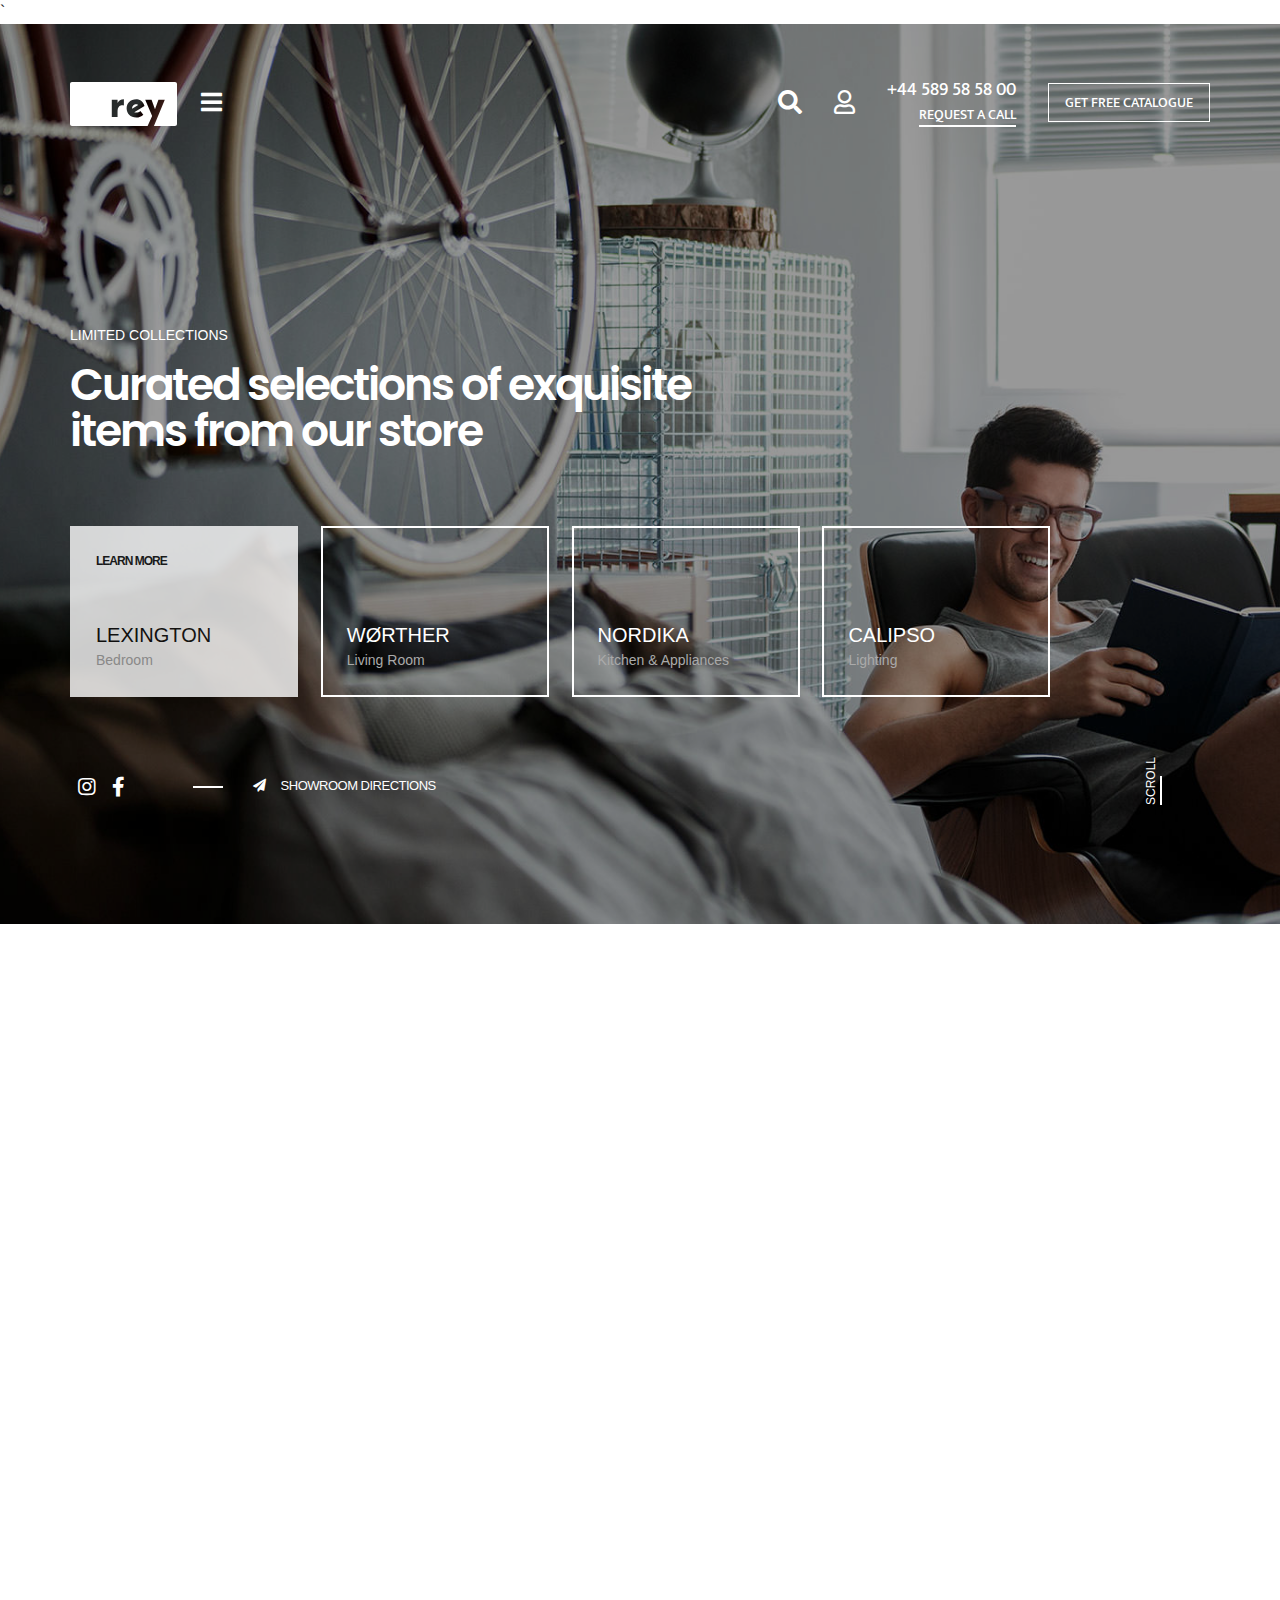
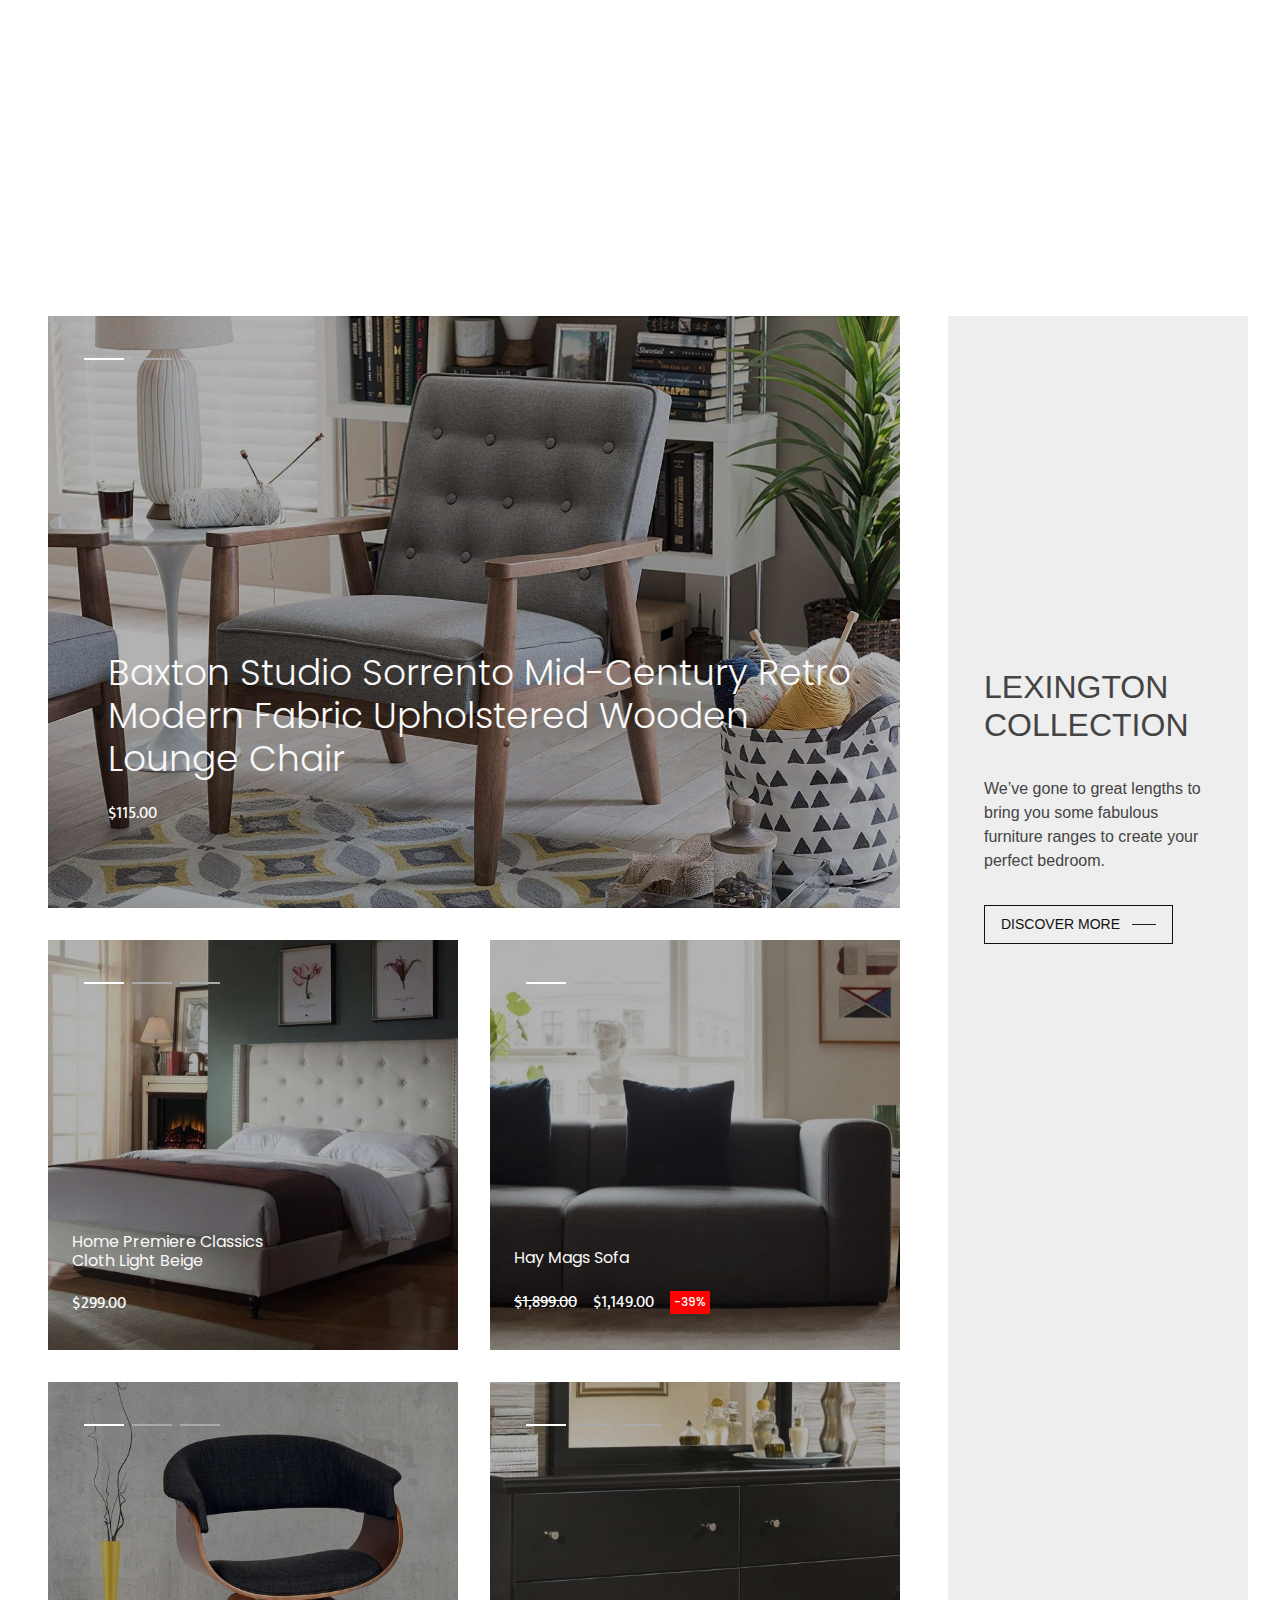
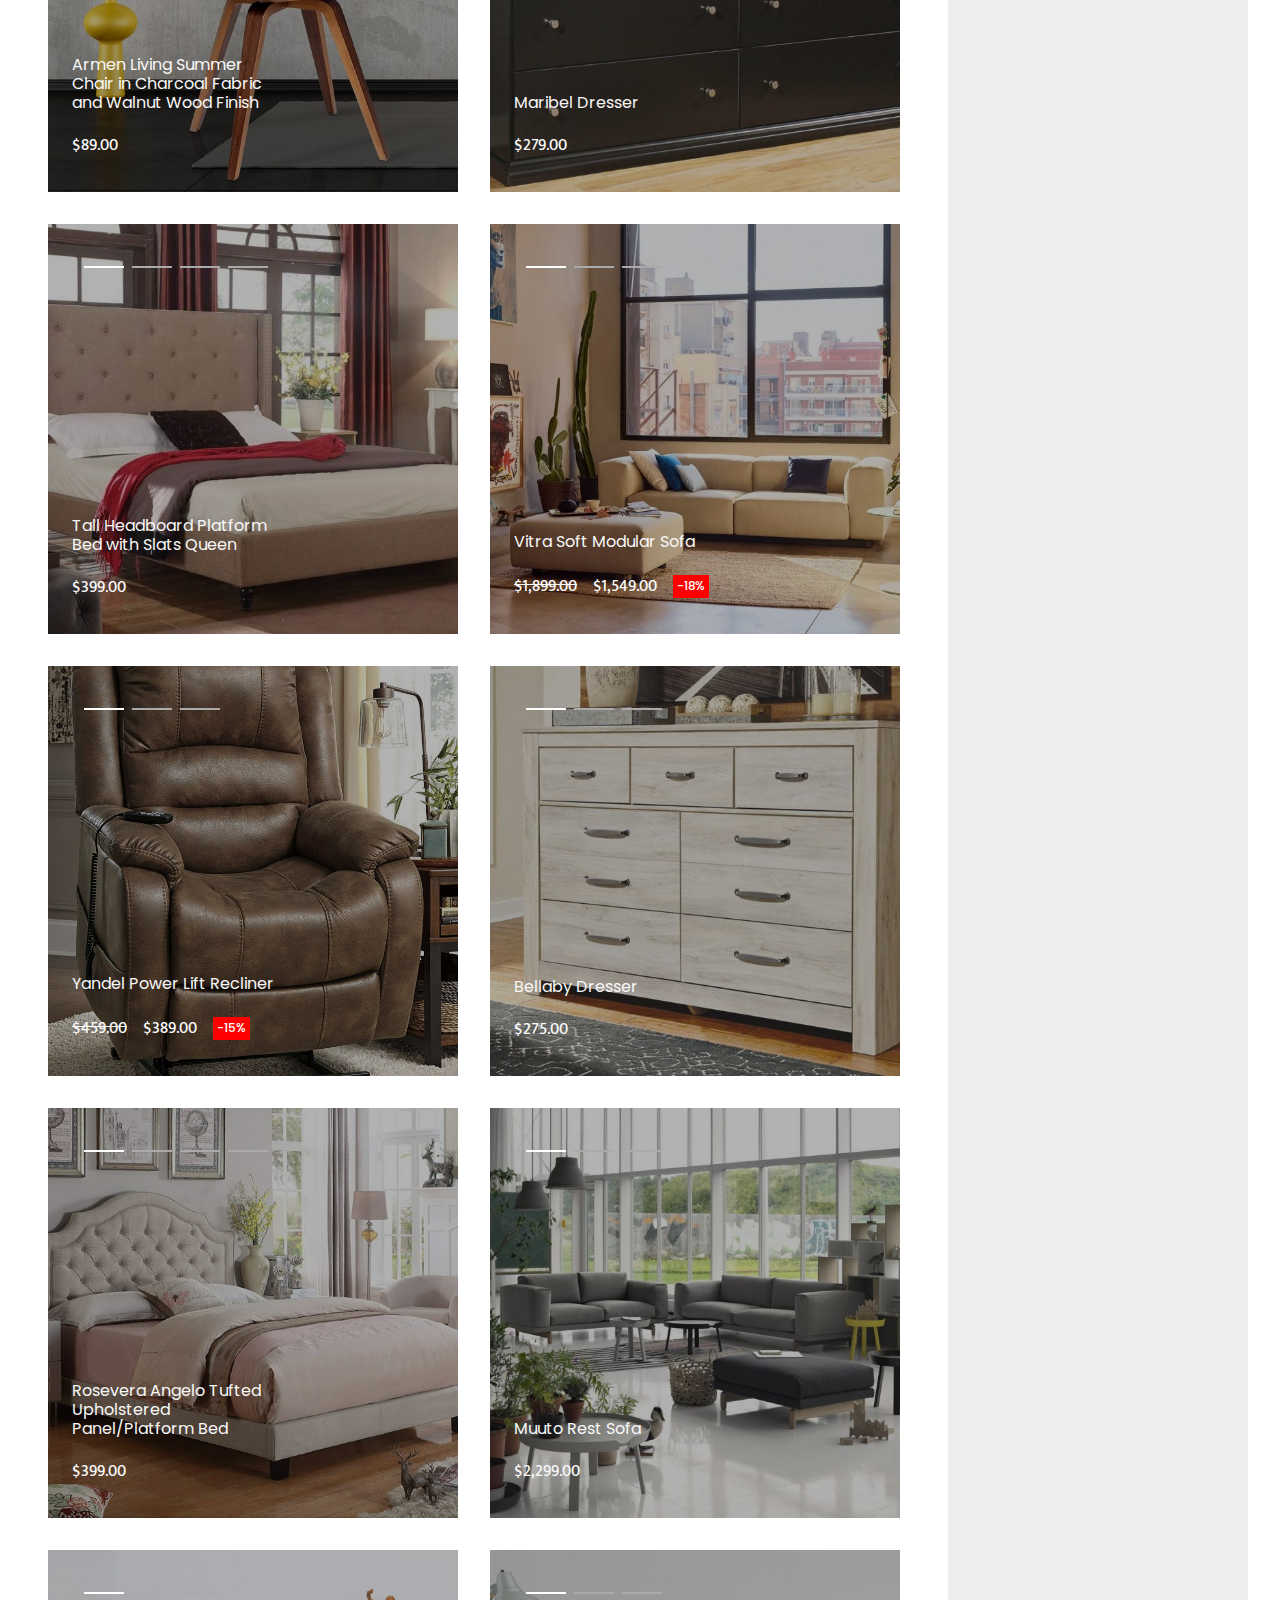
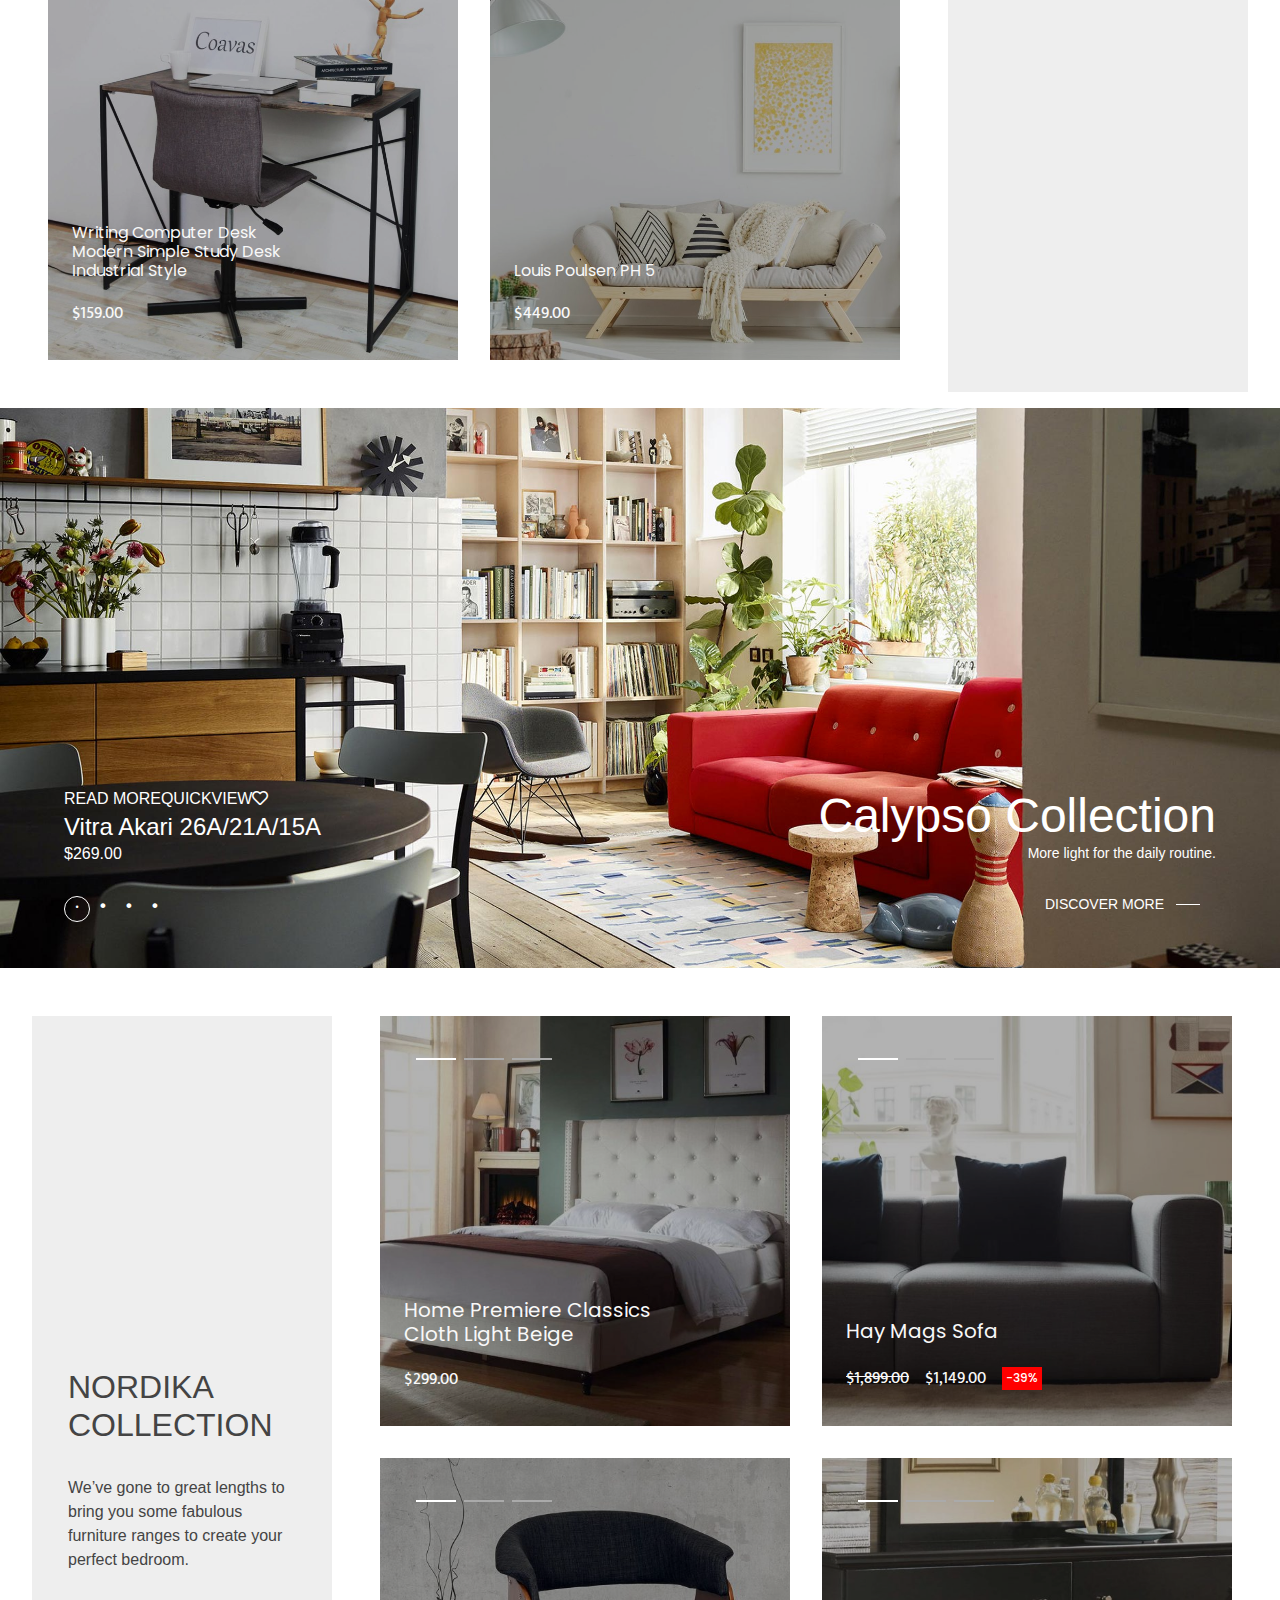
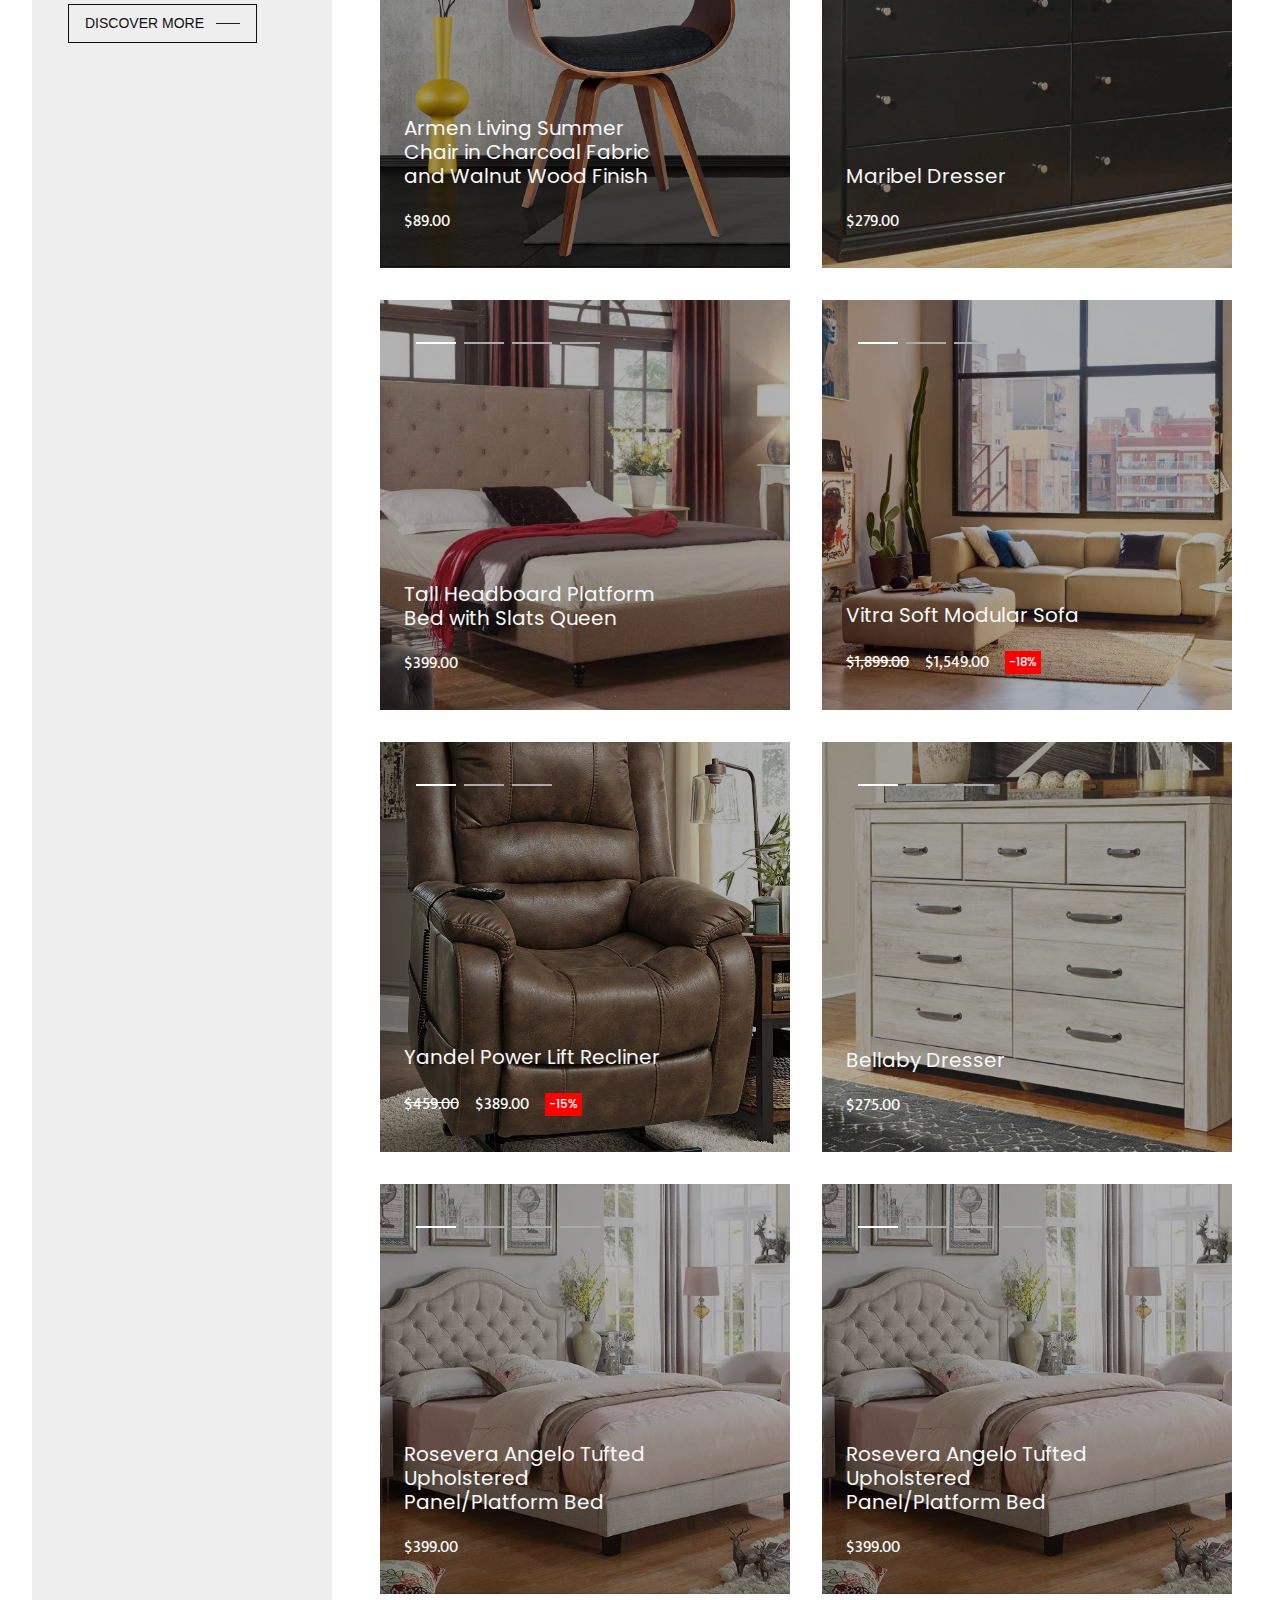
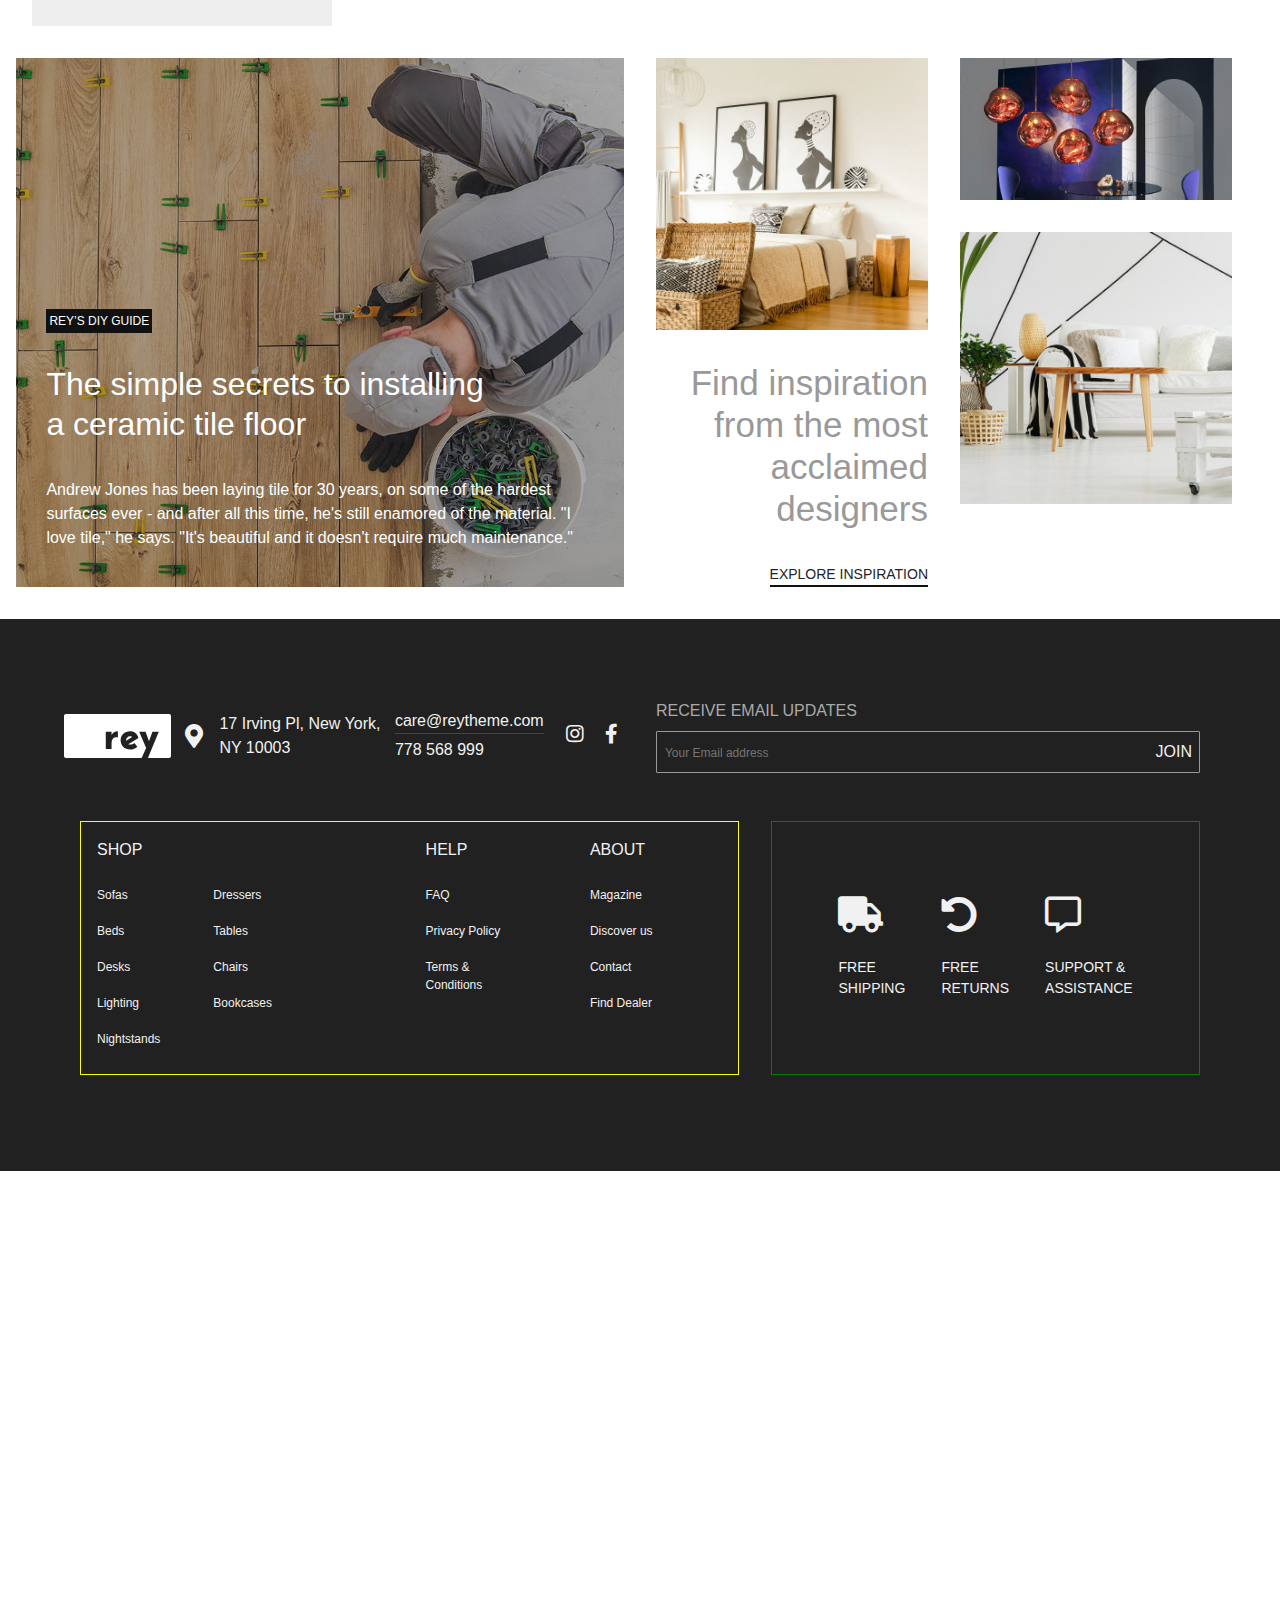
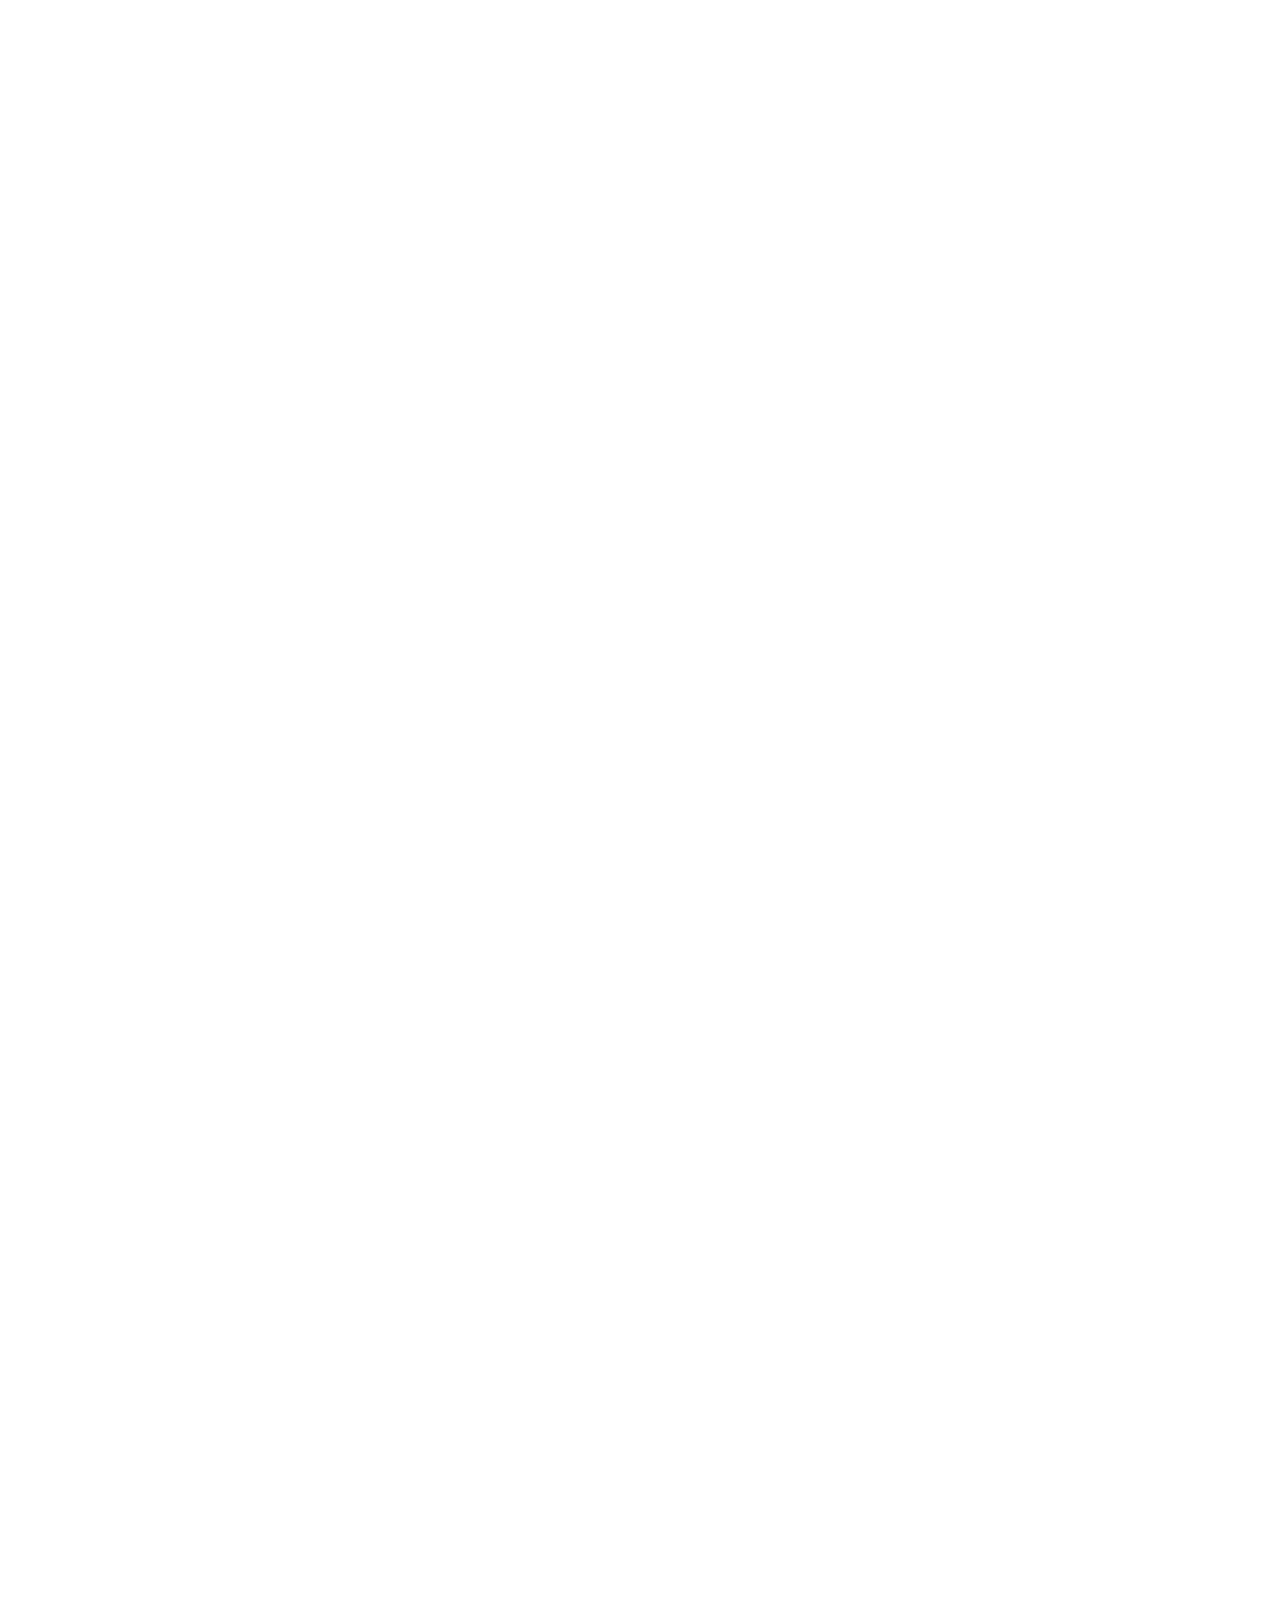
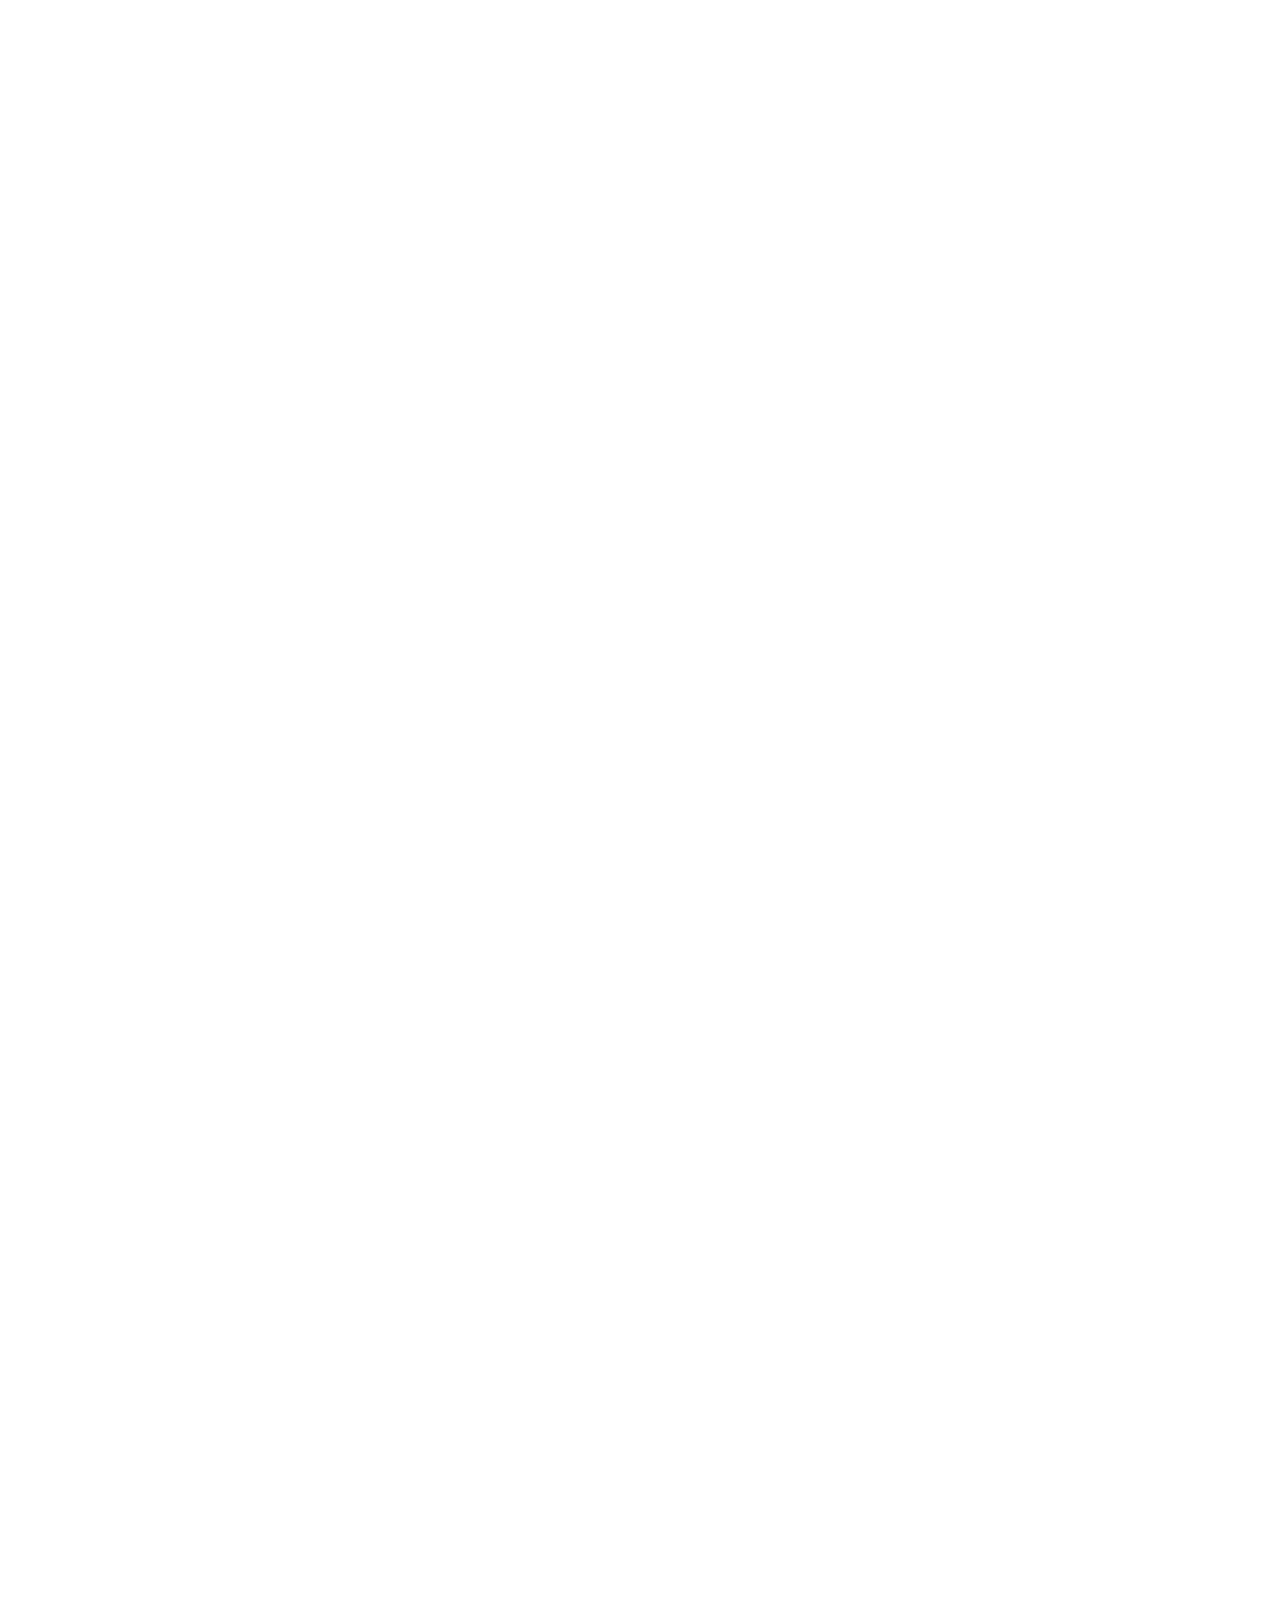
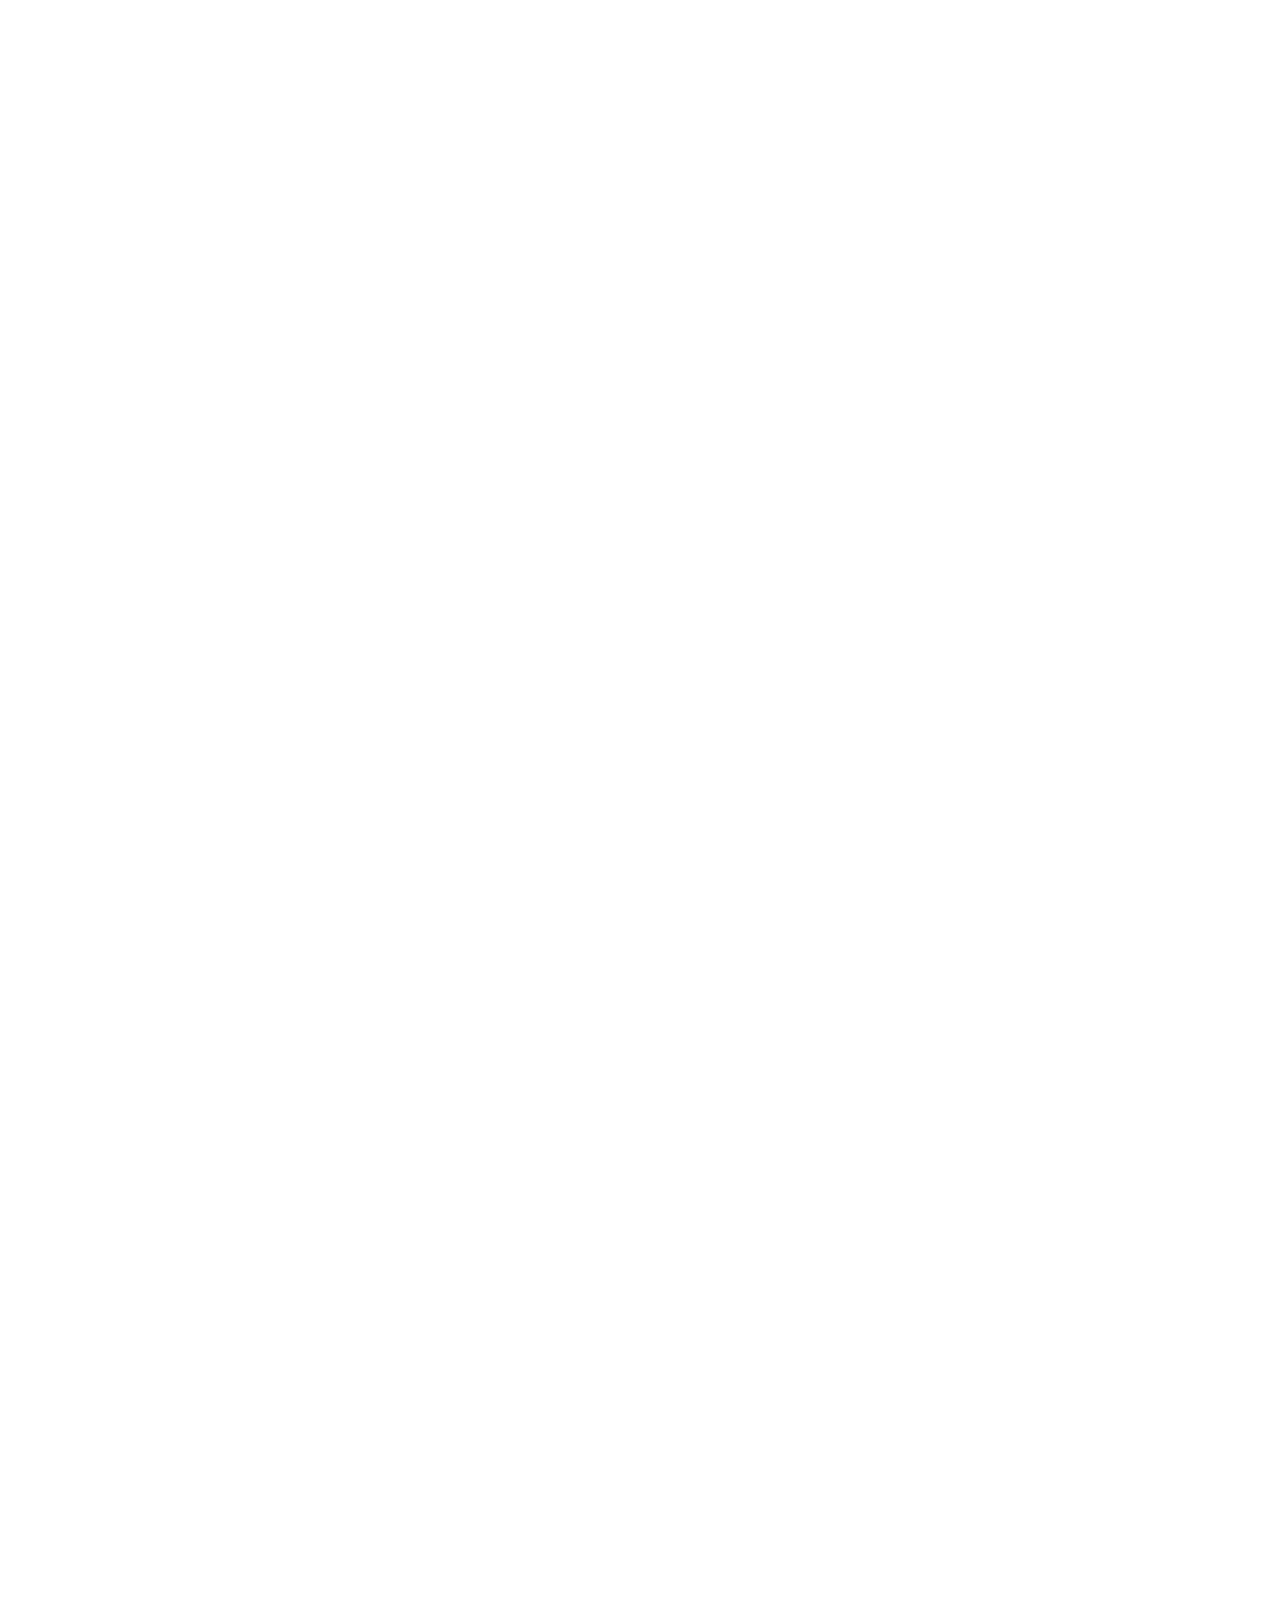
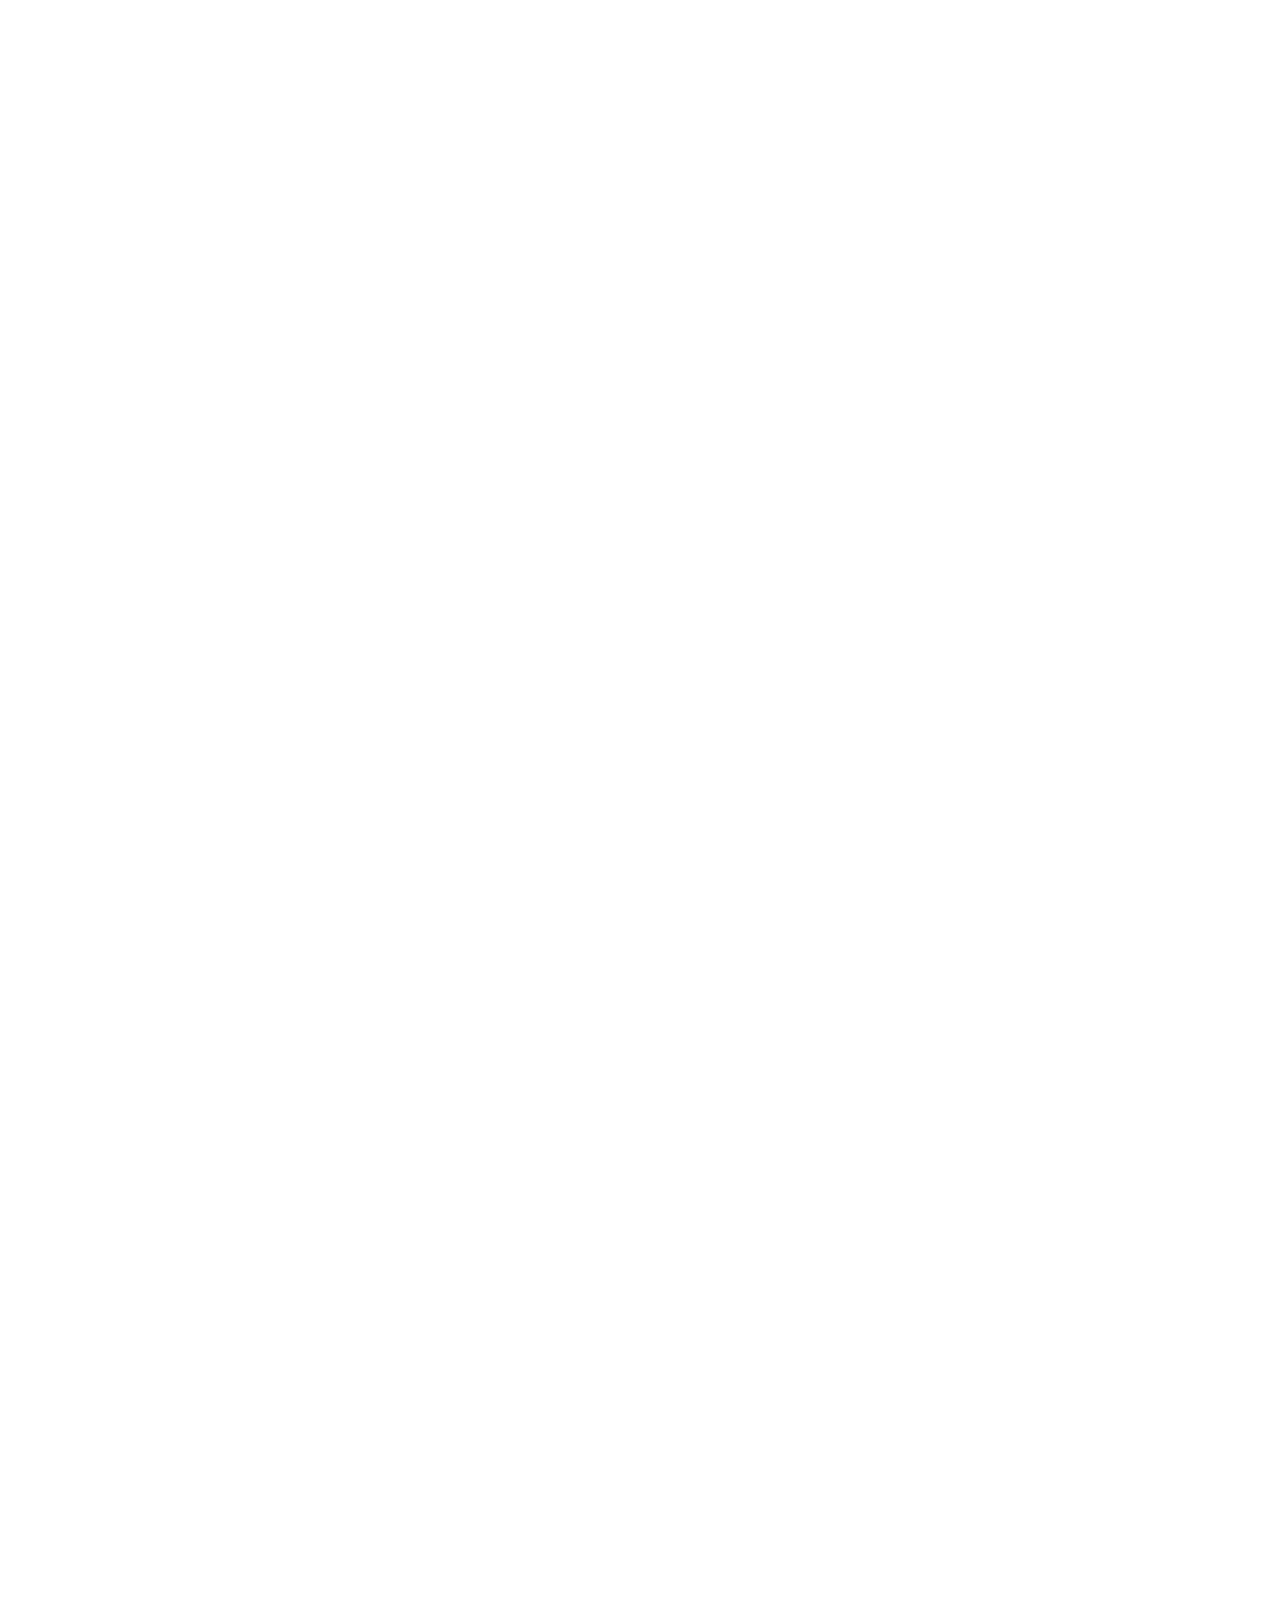
<file: public/html/index.html>
<!DOCTYPE html>
<html lang="ko">

<head>
	<meta charset="UTF-8">
	<meta name="viewport" content="width=device-width, initial-scale=1.0">
	<title>Valencia Shopping</title>
	<link rel="stylesheet" href="../css/all.min.css">
	<link rel="stylesheet" href="../css/bootstrap.min.css">
	<link rel="stylesheet" href="../css/animate-3.7.2.min.css">
	<link rel="stylesheet" href="../css/base.css">
	<link rel="stylesheet" href="../css/index.css">
	<script src="../js/jquery-3.5.1.min.js"></script>
	<script src="../js/lodash.min.js"></script>
	<script src="../js/bootstrap.min.js"></script>
	<script src="../js/wow.min.js"></script>
	<script src="../js/imagesloaded.pkgd.min.js"></script>
</head>

<body>
	<!-- header -->`
	<header class="header-wrapper">
		<div class="banner-wrap">
			<div class="banner"></div>
			<div class="banner"></div>
			<div class="banner"></div>
			<div class="banner"></div>
		</div>
		<div class="banner-frame"></div>
		<div class="cont-wrap">
			<div class="top-wrap">
				<div class="top-lt">
					<h1 class="logo-wrap">
						<img src="../img/logo-white.svg" alt="로고">
					</h1>
					<ul class="navi-wrap">
						<li class="navi hover-active">HOME</li>
						<li class="navi hover-link">CATALOGUE</li>
						<li class="navi hover-link">DISCOVER US</li>
						<li class="navi hover-link">MAGAZINE</li>
						<li class="navi hover-link">FIND DEALER</li>
						<li class="divide"></li>
						<li class="navi navi-page hover-link">
							PAGES
							<div class="sub-wrap">
								<div>
									<ul>
										<li class="title hover-opacity">SITE</li>
										<li class="navi-sub hover-opacity">Contact</li>
										<li class="navi-sub hover-opacity">About us</li>
										<li class="navi-sub hover-opacity">Frequently Asked Questions</li>
										<li class="navi-sub hover-opacity">Store Locator</li>
										<li class="navi-sub hover-opacity">Blog</li>
										<li class="navi-sub hover-opacity">Blog Post</li>
										<li class="navi-sub hover-opacity">Terms & Conditions</li>
									</ul>
									<ul>
										<li class="title hover-opacity">SHOP</li>
										<li class="navi-sub hover-opacity">Catalogue</li>
										<li class="navi-sub hover-opacity">Category</li>
										<li class="navi-sub hover-opacity">Product / Catalog Item</li>
										<li class="navi-sub hover-opacity">Wishlist</li>
										<li class="navi-sub hover-opacity">Checkout</li>
										<li class="navi-sub hover-opacity">Cart</li>
									</ul>
								</div>
							</div>
						</li>
					</ul>
					<i class="fa fa-bars"></i>
				</div>
				<div class="top-rt">
					<i class="icon fa fa-search"></i>
					<i class="icon far fa-user"></i>
					<div class="tel-wrap">
						<div>+44 589 58 58 00</div>
						<div class="hover-ani">REQUEST A CALL</div>
					</div>
					<i class="icon fa fa-phone-volume"></i>
					<button class="btn-ghost">GET FREE CATALOGUE</button>
				</div>
			</div>
			<div class="bottom-wrap">
				<div class="slogan-wrap wow zoomInDown">
					<div class="title-small">LIMITED COLLECTIONS</div>
					<div class="title">Curated selections of exquisite<br>items from our store</div>
				</div>
				<div class="btn-wrap">
					<ul class="lists">
						<li class="list active wow zoomInUp">
							<div class="more">LEARN MORE</div>
							<div class="title">LEXINGTON</div>
							<div class="title-sub">Bedroom</div>
						</li>
						<li class="list wow zoomInUp">
							<div class="more">LEARN MORE</div>
							<div class="title">WØRTHER</div>
							<div class="title-sub">Living Room</div>
						</li>
						<li class="list wow zoomInUp">
							<div class="more">LEARN MORE</div>
							<div class="title">NORDIKA</div>
							<div class="title-sub">Kitchen & Appliances</div>
						</li>
						<li class="list wow zoomInUp">
							<div class="more">LEARN MORE</div>
							<div class="title">CALIPSO</div>
							<div class="title-sub">Lighting</div>
						</li>
					</ul>
					<button class="btn-eee">BROWSE CATALOGUE</button>
				</div>
				<div class="sns-wrap">
					<i class="fab fa-instagram"></i>
					<i class="fab fa-facebook-f"></i>
					<div class="bar"></div>
					<div class="hover-link">
						<i class="fa fa-paper-plane"></i>
						SHOWROOM DIRECTIONS
					</div>
					<div class="icon-scroll bar-infinity">SCROLL</div>
				</div>
			</div>
		</div>
	</header>
	<!-- /header -->

	<!-- link-wrapper -->
	<section class="link-wrapper">
		<div class="link x50 cover wow fadeInUp">
			<div class="cont-wrap">
				<h2 class="title">Beds</h2>
				<ul class="lists lists-flex">
					<li class="list w-50">Ottoman beds</li>
					<li class="list w-50">Storage beds</li>
					<li class="list w-50">Upholstered beds</li>
					<li class="list w-50">Wooden beds</li>
					<li class="list w-50">Metal beds</li>
				</ul>
			</div>
		</div>
		<div class="link x25 cover wow fadeInDown">
			<div class="cont-wrap">
				<h2 class="title">Dressers</h2>
				<div class="cnt">81 articles</div>
			</div>
		</div>
		<div class="link x25 cover wow fadeInUp">
			<div class="cont-wrap">
				<h2 class="title">Nightstands</h2>
				<div class="cnt">17 articles</div>
			</div>
		</div>
		<div class="link x25 cover wow fadeInDown">
			<div class="cont-wrap">
				<h2 class="title">Tables</h2>
				<div class="cnt">51 articles</div>
			</div>
		</div>
		<div class="link x25 position-relative wow fadeInUp">
			<div class="cont-wrap">
				<div class="title">BROWSE MORE:</div>
				<ul class="lists">
					<li class="list">Bookcases & Cabinets</li>
					<li class="list">Chairs</li>
					<li class="list">Desks</li>
					<li class="list">Lighting</li>
				</ul>
			</div>
		</div>
		<div class="link x50 cover wow fadeInDown">
			<div class="cont-wrap">
				<h2 class="title">Sofas</h2>
				<div class="cnt">23 articles</div>
			</div>
		</div>
	</section>
	<!-- /link-wrapper -->

	<!-- brand-wrapper.type-1 -->
	<section class="brand-wrapper type-1">
		<ul class="prd-wrapper x75">
			<li class="prd x100 prd-stage">
				<ul class="lists">
					<li class="list cover cover-dark active">
						<img src="../img/lx-0-0.jpg" class="sizer w-100">
						<div class="cont">
							<div class="bts">
								<a href="#" class="hover-link">READ MORE</a>
								<a href="#" class="hover-link">QUICKVIEW</a>
								<a href="#" class="btn-wish"><i class="far fa-heart"></i></a>
							</div>
							<h2 class="title">
								Baxton Studio Sorrento Mid-Century Retro <br> Modern Fabric Upholstered Wooden <br> Lounge Chair
							</h2>
							<h5 class="price">$115.00</h5>
						</div>
					</li>
					<li class="list cover cover-dark">
						<img src="../img/lx-0-1.jpg" class="sizer w-100">
						<div class="cont">
							<div class="bts">
								<a href="#" class="hover-link">READ MORE</a>
								<a href="#" class="hover-link">QUICKVIEW</a>
								<a href="#" class="btn-wish"><i class="far fa-heart"></i></a>
							</div>
							<h2 class="title">
								Baxton Studio Sorrento Mid-Century Retro <br> Modern Fabric Upholstered Wooden <br> Lounge Chair
							</h2>
							<h5 class="price">$115.00</h5>
						</div>
					</li>
					<li class="list cover cover-dark">
						<img src="../img/lx-0-2.jpg" class="sizer w-100">
						<div class="cont">
							<div class="bts">
								<a href="#" class="hover-link">READ MORE</a>
								<a href="#" class="hover-link">QUICKVIEW</a>
								<a href="#" class="btn-wish"><i class="far fa-heart"></i></a>
							</div>
							<h2 class="title">
								Baxton Studio Sorrento Mid-Century Retro <br> Modern Fabric Upholstered Wooden <br> Lounge Chair
							</h2>
							<h5 class="price">$115.00</h5>
						</div>
					</li>
				</ul>
				<div class="pager-wrap">
					<div class="pager active"></div>
					<div class="pager"></div>
					<div class="pager"></div>
				</div>
			</li>
			<li class="prd x33 prd-stage">
				<ul class="lists">
					<li class="list cover cover-dark active">
						<img src="../img/lx-1-0.jpg" class="sizer w-100">
						<div class="cont">
							<div class="bts">
								<a href="#" class="hover-link">READ MORE</a>
								<a href="#" class="hover-link">QUICKVIEW</a>
								<a href="#" class="btn-wish"><i class="far fa-heart"></i></a>
							</div>
							<h2 class="title">
								Home Premiere Classics <br> Cloth Light Beige
							</h2>
							<h5 class="price">$299.00</h5>
						</div>
					</li>
					<li class="list cover cover-dark">
						<img src="../img/lx-1-1.jpg" class="sizer w-100">
						<div class="cont">
							<div class="bts">
								<a href="#" class="hover-link">READ MORE</a>
								<a href="#" class="hover-link">QUICKVIEW</a>
								<a href="#" class="btn-wish"><i class="far fa-heart"></i></a>
							</div>
							<h2 class="title">
								Home Premiere Classics <br> Cloth Light Beige
							</h2>
							<h5 class="price">$299.00</h5>
						</div>
					</li>
					<li class="list cover cover-dark">
						<img src="../img/lx-1-2.jpg" class="sizer w-100">
						<div class="cont">
							<div class="bts">
								<a href="#" class="hover-link">READ MORE</a>
								<a href="#" class="hover-link">QUICKVIEW</a>
								<a href="#" class="btn-wish"><i class="far fa-heart"></i></a>
							</div>
							<h2 class="title">
								Home Premiere Classics <br> Cloth Light Beige
							</h2>
							<h5 class="price">$299.00</h5>
						</div>
					</li>
				</ul>
				<div class="pager-wrap">
					<div class="pager active"></div>
					<div class="pager"></div>
					<div class="pager"></div>
				</div>
			</li>
			<li class="prd x33 prd-stage">
				<ul class="lists">
					<li class="list cover cover-dark active">
						<img src="../img/lx-2-0.jpg" class="sizer w-100">
						<div class="cont">
							<div class="bts">
								<a href="#" class="hover-link">READ MORE</a>
								<a href="#" class="hover-link">QUICKVIEW</a>
								<a href="#" class="btn-wish"><i class="far fa-heart"></i></a>
							</div>
							<h2 class="title">
								Hay Mags Sofa
							</h2>
							<h5 class="price">
								<span class="price-ori">$1,899.00</span>
								$1,149.00
								<span class="price-cnt">-39%</span>
							</h5>
						</div>
					</li>
					<li class="list cover cover-dark">
						<img src="../img/lx-2-1.jpg" class="sizer w-100">
						<div class="cont">
							<div class="bts">
								<a href="#" class="hover-link">READ MORE</a>
								<a href="#" class="hover-link">QUICKVIEW</a>
								<a href="#" class="btn-wish"><i class="far fa-heart"></i></a>
							</div>
							<h2 class="title">
								Hay Mags Sofa
							</h2>
							<h5 class="price">
								<span class="price-ori">$1,899.00</span>
								$1,149.00
								<span class="price-cnt">-39%</span>
							</h5>
						</div>
					</li>
					<li class="list cover cover-dark">
						<img src="../img/lx-2-2.jpg" class="sizer w-100">
						<div class="cont">
							<div class="bts">
								<a href="#" class="hover-link">READ MORE</a>
								<a href="#" class="hover-link">QUICKVIEW</a>
								<a href="#" class="btn-wish"><i class="far fa-heart"></i></a>
							</div>
							<h2 class="title">
								Hay Mags Sofa
							</h2>
							<h5 class="price">
								<span class="price-ori">$1,899.00</span>
								$1,149.00
								<span class="price-cnt">-39%</span>
							</h5>
						</div>
					</li>
				</ul>
				<div class="pager-wrap">
					<div class="pager active"></div>
					<div class="pager"></div>
					<div class="pager"></div>
				</div>
			</li>
			<li class="prd x33 prd-stage">
				<ul class="lists">
					<li class="list cover cover-dark active">
						<img src="../img/lx-3-0.jpg" class="sizer w-100">
						<div class="cont">
							<div class="bts">
								<a href="#" class="hover-link">READ MORE</a>
								<a href="#" class="hover-link">QUICKVIEW</a>
								<a href="#" class="btn-wish"><i class="far fa-heart"></i></a>
							</div>
							<h2 class="title">
								Armen Living Summer <br> Chair in Charcoal Fabric <br> and Walnut Wood Finish
							</h2>
							<h5 class="price">$89.00</h5>
						</div>
					</li>
					<li class="list cover cover-dark">
						<img src="../img/lx-3-1.jpg" class="sizer w-100">
						<div class="cont">
							<div class="bts">
								<a href="#" class="hover-link">READ MORE</a>
								<a href="#" class="hover-link">QUICKVIEW</a>
								<a href="#" class="btn-wish"><i class="far fa-heart"></i></a>
							</div>
							<h2 class="title">
								Armen Living Summer <br> Chair in Charcoal Fabric <br> and Walnut Wood Finish
							</h2>
							<h5 class="price">$89.00</h5>
						</div>
					</li>
					<li class="list cover cover-dark">
						<img src="../img/lx-3-2.jpg" class="sizer w-100">
						<div class="cont">
							<div class="bts">
								<a href="#" class="hover-link">READ MORE</a>
								<a href="#" class="hover-link">QUICKVIEW</a>
								<a href="#" class="btn-wish"><i class="far fa-heart"></i></a>
							</div>
							<h2 class="title">
								Armen Living Summer <br> Chair in Charcoal Fabric <br> and Walnut Wood Finish
							</h2>
							<h5 class="price">$89.00</h5>
						</div>
					</li>
				</ul>
				<div class="pager-wrap">
					<div class="pager active"></div>
					<div class="pager"></div>
					<div class="pager"></div>
				</div>
			</li>
			<li class="prd x33 prd-stage">
				<ul class="lists">
					<li class="list cover cover-dark active">
						<img src="../img/lx-4-0.jpg" class="sizer w-100">
						<div class="cont">
							<div class="bts">
								<a href="#" class="hover-link">READ MORE</a>
								<a href="#" class="hover-link">QUICKVIEW</a>
								<a href="#" class="btn-wish"><i class="far fa-heart"></i></a>
							</div>
							<h2 class="title">
								Maribel Dresser
							</h2>
							<h5 class="price">$279.00</h5>
						</div>
					</li>
					<li class="list cover cover-dark">
						<img src="../img/lx-4-1.jpg" class="sizer w-100">
						<div class="cont">
							<div class="bts">
								<a href="#" class="hover-link">READ MORE</a>
								<a href="#" class="hover-link">QUICKVIEW</a>
								<a href="#" class="btn-wish"><i class="far fa-heart"></i></a>
							</div>
							<h2 class="title">
								Maribel Dresser
							</h2>
							<h5 class="price">$279.00</h5>
						</div>
					</li>
					<li class="list cover cover-dark">
						<img src="../img/lx-4-2.jpg" class="sizer w-100">
						<div class="cont">
							<div class="bts">
								<a href="#" class="hover-link">READ MORE</a>
								<a href="#" class="hover-link">QUICKVIEW</a>
								<a href="#" class="btn-wish"><i class="far fa-heart"></i></a>
							</div>
							<h2 class="title">
								Maribel Dresser
							</h2>
							<h5 class="price">$279.00</h5>
						</div>
					</li>
				</ul>
				<div class="pager-wrap">
					<div class="pager active"></div>
					<div class="pager"></div>
					<div class="pager"></div>
				</div>
			</li>
			<li class="prd x33 prd-stage">
				<ul class="lists">
					<li class="list cover cover-dark active">
						<img src="../img/lx-5-0.jpg" class="sizer w-100">
						<div class="cont">
							<div class="bts">
								<a href="#" class="hover-link">READ MORE</a>
								<a href="#" class="hover-link">QUICKVIEW</a>
								<a href="#" class="btn-wish"><i class="far fa-heart"></i></a>
							</div>
							<h2 class="title">
								Tall Headboard Platform <br> Bed with Slats Queen
							</h2>
							<h5 class="price">$399.00</h5>
						</div>
					</li>
					<li class="list cover cover-dark">
						<img src="../img/lx-5-1.jpg" class="sizer w-100">
						<div class="cont">
							<div class="bts">
								<a href="#" class="hover-link">READ MORE</a>
								<a href="#" class="hover-link">QUICKVIEW</a>
								<a href="#" class="btn-wish"><i class="far fa-heart"></i></a>
							</div>
							<h2 class="title">
								Tall Headboard Platform <br> Bed with Slats Queen
							</h2>
							<h5 class="price">$399.00</h5>
						</div>
					</li>
					<li class="list cover cover-dark">
						<img src="../img/lx-5-2.jpg" class="sizer w-100">
						<div class="cont">
							<div class="bts">
								<a href="#" class="hover-link">READ MORE</a>
								<a href="#" class="hover-link">QUICKVIEW</a>
								<a href="#" class="btn-wish"><i class="far fa-heart"></i></a>
							</div>
							<h2 class="title">
								Tall Headboard Platform <br> Bed with Slats Queen
							</h2>
							<h5 class="price">$399.00</h5>
						</div>
					</li>
					<li class="list cover cover-dark">
						<img src="../img/lx-5-3.jpg" class="sizer w-100">
						<div class="cont">
							<div class="bts">
								<a href="#" class="hover-link">READ MORE</a>
								<a href="#" class="hover-link">QUICKVIEW</a>
								<a href="#" class="btn-wish"><i class="far fa-heart"></i></a>
							</div>
							<h2 class="title">
								Tall Headboard Platform <br> Bed with Slats Queen
							</h2>
							<h5 class="price">$399.00</h5>
						</div>
					</li>
				</ul>
				<div class="pager-wrap">
					<div class="pager active"></div>
					<div class="pager"></div>
					<div class="pager"></div>
					<div class="pager"></div>
				</div>
			</li>
			<li class="prd x33 prd-stage">
				<ul class="lists">
					<li class="list cover cover-dark active">
						<img src="../img/lx-6-0.jpg" class="sizer w-100">
						<div class="cont">
							<div class="bts">
								<a href="#" class="hover-link">READ MORE</a>
								<a href="#" class="hover-link">QUICKVIEW</a>
								<a href="#" class="btn-wish"><i class="far fa-heart"></i></a>
							</div>
							<h2 class="title">
								Vitra Soft Modular Sofa
							</h2>
							<h5 class="price">
								<span class="price-ori">$1,899.00</span>
								$1,549.00
								<span class="price-cnt">-18%</span>
							</h5>
						</div>
					</li>
					<li class="list cover cover-dark">
						<img src="../img/lx-6-1.jpg" class="sizer w-100">
						<div class="cont">
							<div class="bts">
								<a href="#" class="hover-link">READ MORE</a>
								<a href="#" class="hover-link">QUICKVIEW</a>
								<a href="#" class="btn-wish"><i class="far fa-heart"></i></a>
							</div>
							<h2 class="title">
								Vitra Soft Modular Sofa
							</h2>
							<h5 class="price">
								<span class="price-ori">$1,899.00</span>
								$1,549.00
								<span class="price-cnt">-18%</span>
							</h5>
						</div>
					</li>
					<li class="list cover cover-dark">
						<img src="../img/lx-6-2.jpg" class="sizer w-100">
						<div class="cont">
							<div class="bts">
								<a href="#" class="hover-link">READ MORE</a>
								<a href="#" class="hover-link">QUICKVIEW</a>
								<a href="#" class="btn-wish"><i class="far fa-heart"></i></a>
							</div>
							<h2 class="title">
								Vitra Soft Modular Sofa
							</h2>
							<h5 class="price">
								<span class="price-ori">$1,899.00</span>
								$1,549.00
								<span class="price-cnt">-18%</span>
							</h5>
						</div>
					</li>
				</ul>
				<div class="pager-wrap">
					<div class="pager active"></div>
					<div class="pager"></div>
					<div class="pager"></div>
				</div>
			</li>
			<li class="prd x33 prd-stage">
				<ul class="lists">
					<li class="list cover cover-dark active">
						<img src="../img/lx-7-0.jpg" class="sizer w-100">
						<div class="cont">
							<div class="bts">
								<a href="#" class="hover-link">READ MORE</a>
								<a href="#" class="hover-link">QUICKVIEW</a>
								<a href="#" class="btn-wish"><i class="far fa-heart"></i></a>
							</div>
							<h2 class="title">
								Yandel Power Lift Recliner
							</h2>
							<h5 class="price">
								<span class="price-ori">$459.00</span>
								$389.00
								<span class="price-cnt">-15%</span>
							</h5>
						</div>
					</li>
					<li class="list cover cover-dark">
						<img src="../img/lx-7-1.jpg" class="sizer w-100">
						<div class="cont">
							<div class="bts">
								<a href="#" class="hover-link">READ MORE</a>
								<a href="#" class="hover-link">QUICKVIEW</a>
								<a href="#" class="btn-wish"><i class="far fa-heart"></i></a>
							</div>
							<h2 class="title">
								Yandel Power Lift Recliner
							</h2>
							<h5 class="price">
								<span class="price-ori">$459.00</span>
								$389.00
								<span class="price-cnt">-15%</span>
							</h5>
						</div>
					</li>
					<li class="list cover cover-dark">
						<img src="../img/lx-7-2.jpg" class="sizer w-100">
						<div class="cont">
							<div class="bts">
								<a href="#" class="hover-link">READ MORE</a>
								<a href="#" class="hover-link">QUICKVIEW</a>
								<a href="#" class="btn-wish"><i class="far fa-heart"></i></a>
							</div>
							<h2 class="title">
								Yandel Power Lift Recliner
							</h2>
							<h5 class="price">
								<span class="price-ori">$459.00</span>
								$389.00
								<span class="price-cnt">-15%</span>
							</h5>
						</div>
					</li>
				</ul>
				<div class="pager-wrap">
					<div class="pager active"></div>
					<div class="pager"></div>
					<div class="pager"></div>
				</div>
			</li>
			<li class="prd x33 prd-stage">
				<ul class="lists">
					<li class="list cover cover-dark active">
						<img src="../img/lx-8-0.jpg" class="sizer w-100">
						<div class="cont">
							<div class="bts">
								<a href="#" class="hover-link">READ MORE</a>
								<a href="#" class="hover-link">QUICKVIEW</a>
								<a href="#" class="btn-wish"><i class="far fa-heart"></i></a>
							</div>
							<h2 class="title">
								Bellaby Dresser
							</h2>
							<h5 class="price">$275.00</h5>
						</div>
					</li>
					<li class="list cover cover-dark">
						<img src="../img/lx-8-1.jpg" class="sizer w-100">
						<div class="cont">
							<div class="bts">
								<a href="#" class="hover-link">READ MORE</a>
								<a href="#" class="hover-link">QUICKVIEW</a>
								<a href="#" class="btn-wish"><i class="far fa-heart"></i></a>
							</div>
							<h2 class="title">
								Bellaby Dresser
							</h2>
							<h5 class="price">$275.00</h5>
						</div>
					</li>
					<li class="list cover cover-dark">
						<img src="../img/lx-8-2.jpg" class="sizer w-100">
						<div class="cont">
							<div class="bts">
								<a href="#" class="hover-link">READ MORE</a>
								<a href="#" class="hover-link">QUICKVIEW</a>
								<a href="#" class="btn-wish"><i class="far fa-heart"></i></a>
							</div>
							<h2 class="title">
								Bellaby Dresser
							</h2>
							<h5 class="price">$275.00</h5>
						</div>
					</li>
				</ul>
				<div class="pager-wrap">
					<div class="pager active"></div>
					<div class="pager"></div>
					<div class="pager"></div>
				</div>
			</li>
			<li class="prd x33 prd-stage">
				<ul class="lists">
					<li class="list cover cover-dark active">
						<img src="../img/lx-9-0.jpg" class="sizer w-100">
						<div class="cont">
							<div class="bts">
								<a href="#" class="hover-link">READ MORE</a>
								<a href="#" class="hover-link">QUICKVIEW</a>
								<a href="#" class="btn-wish"><i class="far fa-heart"></i></a>
							</div>
							<h2 class="title">
								Rosevera Angelo Tufted <br> Upholstered <br> Panel/Platform Bed
							</h2>
							<h5 class="price">$399.00</h5>
						</div>
					</li>
					<li class="list cover cover-dark">
						<img src="../img/lx-9-1.jpg" class="sizer w-100">
						<div class="cont">
							<div class="bts">
								<a href="#" class="hover-link">READ MORE</a>
								<a href="#" class="hover-link">QUICKVIEW</a>
								<a href="#" class="btn-wish"><i class="far fa-heart"></i></a>
							</div>
							<h2 class="title">
								Rosevera Angelo Tufted <br> Upholstered <br> Panel/Platform Bed
							</h2>
							<h5 class="price">$399.00</h5>
						</div>
					</li>
					<li class="list cover cover-dark">
						<img src="../img/lx-9-2.jpg" class="sizer w-100">
						<div class="cont">
							<div class="bts">
								<a href="#" class="hover-link">READ MORE</a>
								<a href="#" class="hover-link">QUICKVIEW</a>
								<a href="#" class="btn-wish"><i class="far fa-heart"></i></a>
							</div>
							<h2 class="title">
								Rosevera Angelo Tufted <br> Upholstered <br> Panel/Platform Bed
							</h2>
							<h5 class="price">$399.00</h5>
						</div>
					</li>
					<li class="list cover cover-dark">
						<img src="../img/lx-9-3.jpg" class="sizer w-100">
						<div class="cont">
							<div class="bts">
								<a href="#" class="hover-link">READ MORE</a>
								<a href="#" class="hover-link">QUICKVIEW</a>
								<a href="#" class="btn-wish"><i class="far fa-heart"></i></a>
							</div>
							<h2 class="title">
								Rosevera Angelo Tufted <br> Upholstered <br> Panel/Platform Bed
							</h2>
							<h5 class="price">$399.00</h5>
						</div>
					</li>
				</ul>
				<div class="pager-wrap">
					<div class="pager active"></div>
					<div class="pager"></div>
					<div class="pager"></div>
					<div class="pager"></div>
				</div>
			</li>
			<li class="prd x33 prd-stage">
				<ul class="lists">
					<li class="list cover cover-dark active">
						<img src="../img/lx-10-0.jpg" class="sizer w-100">
						<div class="cont">
							<div class="bts">
								<a href="#" class="hover-link">READ MORE</a>
								<a href="#" class="hover-link">QUICKVIEW</a>
								<a href="#" class="btn-wish"><i class="far fa-heart"></i></a>
							</div>
							<h2 class="title">
								Muuto Rest Sofa
							</h2>
							<h5 class="price">$2,299.00</h5>
						</div>
					</li>
					<li class="list cover cover-dark">
						<img src="../img/lx-10-1.jpg" class="sizer w-100">
						<div class="cont">
							<div class="bts">
								<a href="#" class="hover-link">READ MORE</a>
								<a href="#" class="hover-link">QUICKVIEW</a>
								<a href="#" class="btn-wish"><i class="far fa-heart"></i></a>
							</div>
							<h2 class="title">
								Muuto Rest Sofa
							</h2>
							<h5 class="price">$2,299.00</h5>
						</div>
					</li>
					<li class="list cover cover-dark">
						<img src="../img/lx-10-2.jpg" class="sizer w-100">
						<div class="cont">
							<div class="bts">
								<a href="#" class="hover-link">READ MORE</a>
								<a href="#" class="hover-link">QUICKVIEW</a>
								<a href="#" class="btn-wish"><i class="far fa-heart"></i></a>
							</div>
							<h2 class="title">
								Muuto Rest Sofa
							</h2>
							<h5 class="price">$2,299.00</h5>
						</div>
					</li>
				</ul>
				<div class="pager-wrap">
					<div class="pager active"></div>
					<div class="pager"></div>
					<div class="pager"></div>
				</div>
			</li>
			<li class="prd x33 prd-stage">
				<ul class="lists">
					<li class="list cover cover-dark active">
						<img src="../img/lx-11-0.jpg" class="sizer w-100">
						<div class="cont">
							<div class="bts">
								<a href="#" class="hover-link">READ MORE</a>
								<a href="#" class="hover-link">QUICKVIEW</a>
								<a href="#" class="btn-wish"><i class="far fa-heart"></i></a>
							</div>
							<h2 class="title">
								Writing Computer Desk <br> Modern Simple Study Desk <br> Industrial Style
							</h2>
							<h5 class="price">$159.00</h5>
						</div>
					</li>
					<li class="list cover cover-dark">
						<img src="../img/lx-11-1.jpg" class="sizer w-100">
						<div class="cont">
							<div class="bts">
								<a href="#" class="hover-link">READ MORE</a>
								<a href="#" class="hover-link">QUICKVIEW</a>
								<a href="#" class="btn-wish"><i class="far fa-heart"></i></a>
							</div>
							<h2 class="title">
								Writing Computer Desk <br> Modern Simple Study Desk <br> Industrial Style
							</h2>
							<h5 class="price">$159.00</h5>
						</div>
					</li>
					<li class="list cover cover-dark">
						<img src="../img/lx-11-2.jpg" class="sizer w-100">
						<div class="cont">
							<div class="bts">
								<a href="#" class="hover-link">READ MORE</a>
								<a href="#" class="hover-link">QUICKVIEW</a>
								<a href="#" class="btn-wish"><i class="far fa-heart"></i></a>
							</div>
							<h2 class="title">
								Writing Computer Desk <br> Modern Simple Study Desk <br> Industrial Style
							</h2>
							<h5 class="price">$159.00</h5>
						</div>
					</li>
				</ul>
				<div class="pager-wrap">
					<div class="pager active"></div>
					<div class="pager"></div>
					<div class="pager"></div>
				</div>
			</li>
			<li class="prd x33 prd-stage">
				<ul class="lists">
					<li class="list cover cover-dark active">
						<img src="../img/lx-12-0.jpg" class="sizer w-100">
						<div class="cont">
							<div class="bts">
								<a href="#" class="hover-link">READ MORE</a>
								<a href="#" class="hover-link">QUICKVIEW</a>
								<a href="#" class="btn-wish"><i class="far fa-heart"></i></a>
							</div>
							<h2 class="title">
								Louis Poulsen PH 5
							</h2>
							<h5 class="price">$449.00</h5>
						</div>
					</li>
					<li class="list cover cover-dark">
						<img src="../img/lx-12-1.jpg" class="sizer w-100">
						<div class="cont">
							<div class="bts">
								<a href="#" class="hover-link">READ MORE</a>
								<a href="#" class="hover-link">QUICKVIEW</a>
								<a href="#" class="btn-wish"><i class="far fa-heart"></i></a>
							</div>
							<h2 class="title">
								Louis Poulsen PH 5
							</h2>
							<h5 class="price">$449.00</h5>
						</div>
					</li>
					<li class="list cover cover-dark">
						<img src="../img/lx-12-2.jpg" class="sizer w-100">
						<div class="cont">
							<div class="bts">
								<a href="#" class="hover-link">READ MORE</a>
								<a href="#" class="hover-link">QUICKVIEW</a>
								<a href="#" class="btn-wish"><i class="far fa-heart"></i></a>
							</div>
							<h2 class="title">
								Louis Poulsen PH 5
							</h2>
							<h5 class="price">$449.00</h5>
						</div>
					</li>
				</ul>
				<div class="pager-wrap">
					<div class="pager active"></div>
					<div class="pager"></div>
					<div class="pager"></div>
				</div>
			</li>
		</ul>
		<div class="title-wrapper x25">
			<div class="title-wrap">
				<h2 class="title">LEXINGTON<br>COLLECTION</h2>
				<div class="cont">We’ve gone to great lengths to bring you some fabulous furniture ranges to create your perfect
					bedroom.</div>
				<button class="btn-ghost dark bar">DISCOVER MORE</button>
			</div>
		</div>
	</section>
	<!-- /brand-wrapper.type-1 -->

	<!-- brand-wrapper.type-slide -->
	<section class="brand-slide type-slide">
		<div class="stage">
			<div class="slide-wrapper">
				<div class="slide" style="background-image: url(../img/slide-0.jpg);"></div>
				<div class="slide" style="background-image: url(../img/slide-1.jpg);"></div>
				<div class="slide" style="background-image: url(../img/slide-2.jpg);"></div>
				<div class="slide" style="background-image: url(../img/slide-3.jpg);"></div>
			</div>
			<div class="title-wrapper">
				<div class="title-lt">
					<div class="title-wrap">
						<div class="bts">
							<a href="#" class="hover-link">READ MORE</a>
							<a href="#" class="hover-link">QUICKVIEW</a>
							<a href="#" class="btn-wish"><i class="far fa-heart"></i></a>
						</div>
						<h2 class="title">Vitra Akari 26A/21A/15A</h2>
						<div class="price">$269.00</div>
					</div>
					<div class="title-wrap">
						<div class="bts">
							<a href="#" class="hover-link">READ MORE</a>
							<a href="#" class="hover-link">QUICKVIEW</a>
							<a href="#" class="btn-wish"><i class="far fa-heart"></i></a>
						</div>
						<h2 class="title">Flowerport Pendant Lamp</h2>
						<div class="price">$269.00</div>
					</div>
					<div class="title-wrap">
						<div class="bts">
							<a href="#" class="hover-link">READ MORE</a>
							<a href="#" class="hover-link">QUICKVIEW</a>
							<a href="#" class="btn-wish"><i class="far fa-heart"></i></a>
						</div>
						<h2 class="title">Fritz Hansen Kaiser Idell</h2>
						<div class="price">$169.00</div>
					</div>
					<div class="title-wrap">
						<div class="bts">
							<a href="#" class="hover-link">READ MORE</a>
							<a href="#" class="hover-link">QUICKVIEW</a>
							<a href="#" class="btn-wish"><i class="far fa-heart"></i></a>
						</div>
						<h2 class="title">LouisPoulsen PH5</h2>
						<div class="price">$449.00</div>
					</div>
					<div class="pager-wrap"></div>
				</div>
				<div class="title-rt">
					<h2 class="title">Calypso Collection</h2>
					<h3 class="title2">More light for the daily routine.</h3>
					<button class="btn-ghost bar">DISCOVER MORE</button>
				</div>
			</div>
		</div>
	</section>
	<!-- /brand-wrapper.type-slide -->

	<!-- brand-wrapper.type-2 -->
	<section class="brand-wrapper type-2">
		<div class="title-wrapper x25">
			<div class="title-wrap">
				<h2 class="title">NORDIKA<br>COLLECTION</h2>
				<div class="cont">We’ve gone to great lengths to bring you some fabulous furniture ranges to create your perfect
					bedroom.</div>
				<button class="btn-ghost dark bar">DISCOVER MORE</button>
			</div>
		</div>
		<ul class="prd-wrapper x75">
			<li class="prd x50 prd-stage">
				<ul class="lists">
					<li class="list cover cover-dark active">
						<img src="../img/lx-1-0.jpg" class="sizer w-100">
						<div class="cont">
							<div class="bts">
								<a href="#" class="hover-link">READ MORE</a>
								<a href="#" class="hover-link">QUICKVIEW</a>
								<a href="#" class="btn-wish"><i class="far fa-heart"></i></a>
							</div>
							<h2 class="title">
								Home Premiere Classics <br> Cloth Light Beige
							</h2>
							<h5 class="price">$299.00</h5>
						</div>
					</li>
					<li class="list cover cover-dark">
						<img src="../img/lx-1-1.jpg" class="sizer w-100">
						<div class="cont">
							<div class="bts">
								<a href="#" class="hover-link">READ MORE</a>
								<a href="#" class="hover-link">QUICKVIEW</a>
								<a href="#" class="btn-wish"><i class="far fa-heart"></i></a>
							</div>
							<h2 class="title">
								Home Premiere Classics <br> Cloth Light Beige
							</h2>
							<h5 class="price">$299.00</h5>
						</div>
					</li>
					<li class="list cover cover-dark">
						<img src="../img/lx-1-2.jpg" class="sizer w-100">
						<div class="cont">
							<div class="bts">
								<a href="#" class="hover-link">READ MORE</a>
								<a href="#" class="hover-link">QUICKVIEW</a>
								<a href="#" class="btn-wish"><i class="far fa-heart"></i></a>
							</div>
							<h2 class="title">
								Home Premiere Classics <br> Cloth Light Beige
							</h2>
							<h5 class="price">$299.00</h5>
						</div>
					</li>
				</ul>
				<div class="pager-wrap">
					<div class="pager active"></div>
					<div class="pager"></div>
					<div class="pager"></div>
				</div>
			</li>
			<li class="prd x50 prd-stage">
				<ul class="lists">
					<li class="list cover cover-dark active">
						<img src="../img/lx-2-0.jpg" class="sizer w-100">
						<div class="cont">
							<div class="bts">
								<a href="#" class="hover-link">READ MORE</a>
								<a href="#" class="hover-link">QUICKVIEW</a>
								<a href="#" class="btn-wish"><i class="far fa-heart"></i></a>
							</div>
							<h2 class="title">
								Hay Mags Sofa
							</h2>
							<h5 class="price">
								<span class="price-ori">$1,899.00</span>
								$1,149.00
								<span class="price-cnt">-39%</span>
							</h5>
						</div>
					</li>
					<li class="list cover cover-dark">
						<img src="../img/lx-2-1.jpg" class="sizer w-100">
						<div class="cont">
							<div class="bts">
								<a href="#" class="hover-link">READ MORE</a>
								<a href="#" class="hover-link">QUICKVIEW</a>
								<a href="#" class="btn-wish"><i class="far fa-heart"></i></a>
							</div>
							<h2 class="title">
								Hay Mags Sofa
							</h2>
							<h5 class="price">
								<span class="price-ori">$1,899.00</span>
								$1,149.00
								<span class="price-cnt">-39%</span>
							</h5>
						</div>
					</li>
					<li class="list cover cover-dark">
						<img src="../img/lx-2-2.jpg" class="sizer w-100">
						<div class="cont">
							<div class="bts">
								<a href="#" class="hover-link">READ MORE</a>
								<a href="#" class="hover-link">QUICKVIEW</a>
								<a href="#" class="btn-wish"><i class="far fa-heart"></i></a>
							</div>
							<h2 class="title">
								Hay Mags Sofa
							</h2>
							<h5 class="price">
								<span class="price-ori">$1,899.00</span>
								$1,149.00
								<span class="price-cnt">-39%</span>
							</h5>
						</div>
					</li>
				</ul>
				<div class="pager-wrap">
					<div class="pager active"></div>
					<div class="pager"></div>
					<div class="pager"></div>
				</div>
			</li>
			<li class="prd x50 prd-stage">
				<ul class="lists">
					<li class="list cover cover-dark active">
						<img src="../img/lx-3-0.jpg" class="sizer w-100">
						<div class="cont">
							<div class="bts">
								<a href="#" class="hover-link">READ MORE</a>
								<a href="#" class="hover-link">QUICKVIEW</a>
								<a href="#" class="btn-wish"><i class="far fa-heart"></i></a>
							</div>
							<h2 class="title">
								Armen Living Summer <br> Chair in Charcoal Fabric <br> and Walnut Wood Finish
							</h2>
							<h5 class="price">$89.00</h5>
						</div>
					</li>
					<li class="list cover cover-dark">
						<img src="../img/lx-3-1.jpg" class="sizer w-100">
						<div class="cont">
							<div class="bts">
								<a href="#" class="hover-link">READ MORE</a>
								<a href="#" class="hover-link">QUICKVIEW</a>
								<a href="#" class="btn-wish"><i class="far fa-heart"></i></a>
							</div>
							<h2 class="title">
								Armen Living Summer <br> Chair in Charcoal Fabric <br> and Walnut Wood Finish
							</h2>
							<h5 class="price">$89.00</h5>
						</div>
					</li>
					<li class="list cover cover-dark">
						<img src="../img/lx-3-2.jpg" class="sizer w-100">
						<div class="cont">
							<div class="bts">
								<a href="#" class="hover-link">READ MORE</a>
								<a href="#" class="hover-link">QUICKVIEW</a>
								<a href="#" class="btn-wish"><i class="far fa-heart"></i></a>
							</div>
							<h2 class="title">
								Armen Living Summer <br> Chair in Charcoal Fabric <br> and Walnut Wood Finish
							</h2>
							<h5 class="price">$89.00</h5>
						</div>
					</li>
				</ul>
				<div class="pager-wrap">
					<div class="pager active"></div>
					<div class="pager"></div>
					<div class="pager"></div>
				</div>
			</li>
			<li class="prd x50 prd-stage">
				<ul class="lists">
					<li class="list cover cover-dark active">
						<img src="../img/lx-4-0.jpg" class="sizer w-100">
						<div class="cont">
							<div class="bts">
								<a href="#" class="hover-link">READ MORE</a>
								<a href="#" class="hover-link">QUICKVIEW</a>
								<a href="#" class="btn-wish"><i class="far fa-heart"></i></a>
							</div>
							<h2 class="title">
								Maribel Dresser
							</h2>
							<h5 class="price">$279.00</h5>
						</div>
					</li>
					<li class="list cover cover-dark">
						<img src="../img/lx-4-1.jpg" class="sizer w-100">
						<div class="cont">
							<div class="bts">
								<a href="#" class="hover-link">READ MORE</a>
								<a href="#" class="hover-link">QUICKVIEW</a>
								<a href="#" class="btn-wish"><i class="far fa-heart"></i></a>
							</div>
							<h2 class="title">
								Maribel Dresser
							</h2>
							<h5 class="price">$279.00</h5>
						</div>
					</li>
					<li class="list cover cover-dark">
						<img src="../img/lx-4-2.jpg" class="sizer w-100">
						<div class="cont">
							<div class="bts">
								<a href="#" class="hover-link">READ MORE</a>
								<a href="#" class="hover-link">QUICKVIEW</a>
								<a href="#" class="btn-wish"><i class="far fa-heart"></i></a>
							</div>
							<h2 class="title">
								Maribel Dresser
							</h2>
							<h5 class="price">$279.00</h5>
						</div>
					</li>
				</ul>
				<div class="pager-wrap">
					<div class="pager active"></div>
					<div class="pager"></div>
					<div class="pager"></div>
				</div>
			</li>
			<li class="prd x50 prd-stage">
				<ul class="lists">
					<li class="list cover cover-dark active">
						<img src="../img/lx-5-0.jpg" class="sizer w-100">
						<div class="cont">
							<div class="bts">
								<a href="#" class="hover-link">READ MORE</a>
								<a href="#" class="hover-link">QUICKVIEW</a>
								<a href="#" class="btn-wish"><i class="far fa-heart"></i></a>
							</div>
							<h2 class="title">
								Tall Headboard Platform <br> Bed with Slats Queen
							</h2>
							<h5 class="price">$399.00</h5>
						</div>
					</li>
					<li class="list cover cover-dark">
						<img src="../img/lx-5-1.jpg" class="sizer w-100">
						<div class="cont">
							<div class="bts">
								<a href="#" class="hover-link">READ MORE</a>
								<a href="#" class="hover-link">QUICKVIEW</a>
								<a href="#" class="btn-wish"><i class="far fa-heart"></i></a>
							</div>
							<h2 class="title">
								Tall Headboard Platform <br> Bed with Slats Queen
							</h2>
							<h5 class="price">$399.00</h5>
						</div>
					</li>
					<li class="list cover cover-dark">
						<img src="../img/lx-5-2.jpg" class="sizer w-100">
						<div class="cont">
							<div class="bts">
								<a href="#" class="hover-link">READ MORE</a>
								<a href="#" class="hover-link">QUICKVIEW</a>
								<a href="#" class="btn-wish"><i class="far fa-heart"></i></a>
							</div>
							<h2 class="title">
								Tall Headboard Platform <br> Bed with Slats Queen
							</h2>
							<h5 class="price">$399.00</h5>
						</div>
					</li>
					<li class="list cover cover-dark">
						<img src="../img/lx-5-3.jpg" class="sizer w-100">
						<div class="cont">
							<div class="bts">
								<a href="#" class="hover-link">READ MORE</a>
								<a href="#" class="hover-link">QUICKVIEW</a>
								<a href="#" class="btn-wish"><i class="far fa-heart"></i></a>
							</div>
							<h2 class="title">
								Tall Headboard Platform <br> Bed with Slats Queen
							</h2>
							<h5 class="price">$399.00</h5>
						</div>
					</li>
				</ul>
				<div class="pager-wrap">
					<div class="pager active"></div>
					<div class="pager"></div>
					<div class="pager"></div>
					<div class="pager"></div>
				</div>
			</li>
			<li class="prd x50 prd-stage">
				<ul class="lists">
					<li class="list cover cover-dark active">
						<img src="../img/lx-6-0.jpg" class="sizer w-100">
						<div class="cont">
							<div class="bts">
								<a href="#" class="hover-link">READ MORE</a>
								<a href="#" class="hover-link">QUICKVIEW</a>
								<a href="#" class="btn-wish"><i class="far fa-heart"></i></a>
							</div>
							<h2 class="title">
								Vitra Soft Modular Sofa
							</h2>
							<h5 class="price">
								<span class="price-ori">$1,899.00</span>
								$1,549.00
								<span class="price-cnt">-18%</span>
							</h5>
						</div>
					</li>
					<li class="list cover cover-dark">
						<img src="../img/lx-6-1.jpg" class="sizer w-100">
						<div class="cont">
							<div class="bts">
								<a href="#" class="hover-link">READ MORE</a>
								<a href="#" class="hover-link">QUICKVIEW</a>
								<a href="#" class="btn-wish"><i class="far fa-heart"></i></a>
							</div>
							<h2 class="title">
								Vitra Soft Modular Sofa
							</h2>
							<h5 class="price">
								<span class="price-ori">$1,899.00</span>
								$1,549.00
								<span class="price-cnt">-18%</span>
							</h5>
						</div>
					</li>
					<li class="list cover cover-dark">
						<img src="../img/lx-6-2.jpg" class="sizer w-100">
						<div class="cont">
							<div class="bts">
								<a href="#" class="hover-link">READ MORE</a>
								<a href="#" class="hover-link">QUICKVIEW</a>
								<a href="#" class="btn-wish"><i class="far fa-heart"></i></a>
							</div>
							<h2 class="title">
								Vitra Soft Modular Sofa
							</h2>
							<h5 class="price">
								<span class="price-ori">$1,899.00</span>
								$1,549.00
								<span class="price-cnt">-18%</span>
							</h5>
						</div>
					</li>
				</ul>
				<div class="pager-wrap">
					<div class="pager active"></div>
					<div class="pager"></div>
					<div class="pager"></div>
				</div>
			</li>
			<li class="prd x50 prd-stage">
				<ul class="lists">
					<li class="list cover cover-dark active">
						<img src="../img/lx-7-0.jpg" class="sizer w-100">
						<div class="cont">
							<div class="bts">
								<a href="#" class="hover-link">READ MORE</a>
								<a href="#" class="hover-link">QUICKVIEW</a>
								<a href="#" class="btn-wish"><i class="far fa-heart"></i></a>
							</div>
							<h2 class="title">
								Yandel Power Lift Recliner
							</h2>
							<h5 class="price">
								<span class="price-ori">$459.00</span>
								$389.00
								<span class="price-cnt">-15%</span>
							</h5>
						</div>
					</li>
					<li class="list cover cover-dark">
						<img src="../img/lx-7-1.jpg" class="sizer w-100">
						<div class="cont">
							<div class="bts">
								<a href="#" class="hover-link">READ MORE</a>
								<a href="#" class="hover-link">QUICKVIEW</a>
								<a href="#" class="btn-wish"><i class="far fa-heart"></i></a>
							</div>
							<h2 class="title">
								Yandel Power Lift Recliner
							</h2>
							<h5 class="price">
								<span class="price-ori">$459.00</span>
								$389.00
								<span class="price-cnt">-15%</span>
							</h5>
						</div>
					</li>
					<li class="list cover cover-dark">
						<img src="../img/lx-7-2.jpg" class="sizer w-100">
						<div class="cont">
							<div class="bts">
								<a href="#" class="hover-link">READ MORE</a>
								<a href="#" class="hover-link">QUICKVIEW</a>
								<a href="#" class="btn-wish"><i class="far fa-heart"></i></a>
							</div>
							<h2 class="title">
								Yandel Power Lift Recliner
							</h2>
							<h5 class="price">
								<span class="price-ori">$459.00</span>
								$389.00
								<span class="price-cnt">-15%</span>
							</h5>
						</div>
					</li>
				</ul>
				<div class="pager-wrap">
					<div class="pager active"></div>
					<div class="pager"></div>
					<div class="pager"></div>
				</div>
			</li>
			<li class="prd x50 prd-stage">
				<ul class="lists">
					<li class="list cover cover-dark active">
						<img src="../img/lx-8-0.jpg" class="sizer w-100">
						<div class="cont">
							<div class="bts">
								<a href="#" class="hover-link">READ MORE</a>
								<a href="#" class="hover-link">QUICKVIEW</a>
								<a href="#" class="btn-wish"><i class="far fa-heart"></i></a>
							</div>
							<h2 class="title">
								Bellaby Dresser
							</h2>
							<h5 class="price">$275.00</h5>
						</div>
					</li>
					<li class="list cover cover-dark">
						<img src="../img/lx-8-1.jpg" class="sizer w-100">
						<div class="cont">
							<div class="bts">
								<a href="#" class="hover-link">READ MORE</a>
								<a href="#" class="hover-link">QUICKVIEW</a>
								<a href="#" class="btn-wish"><i class="far fa-heart"></i></a>
							</div>
							<h2 class="title">
								Bellaby Dresser
							</h2>
							<h5 class="price">$275.00</h5>
						</div>
					</li>
					<li class="list cover cover-dark">
						<img src="../img/lx-8-2.jpg" class="sizer w-100">
						<div class="cont">
							<div class="bts">
								<a href="#" class="hover-link">READ MORE</a>
								<a href="#" class="hover-link">QUICKVIEW</a>
								<a href="#" class="btn-wish"><i class="far fa-heart"></i></a>
							</div>
							<h2 class="title">
								Bellaby Dresser
							</h2>
							<h5 class="price">$275.00</h5>
						</div>
					</li>
				</ul>
				<div class="pager-wrap">
					<div class="pager active"></div>
					<div class="pager"></div>
					<div class="pager"></div>
				</div>
			</li>
			<li class="prd x50 prd-stage">
				<ul class="lists">
					<li class="list cover cover-dark active">
						<img src="../img/lx-9-0.jpg" class="sizer w-100">
						<div class="cont">
							<div class="bts">
								<a href="#" class="hover-link">READ MORE</a>
								<a href="#" class="hover-link">QUICKVIEW</a>
								<a href="#" class="btn-wish"><i class="far fa-heart"></i></a>
							</div>
							<h2 class="title">
								Rosevera Angelo Tufted <br> Upholstered <br> Panel/Platform Bed
							</h2>
							<h5 class="price">$399.00</h5>
						</div>
					</li>
					<li class="list cover cover-dark">
						<img src="../img/lx-9-1.jpg" class="sizer w-100">
						<div class="cont">
							<div class="bts">
								<a href="#" class="hover-link">READ MORE</a>
								<a href="#" class="hover-link">QUICKVIEW</a>
								<a href="#" class="btn-wish"><i class="far fa-heart"></i></a>
							</div>
							<h2 class="title">
								Rosevera Angelo Tufted <br> Upholstered <br> Panel/Platform Bed
							</h2>
							<h5 class="price">$399.00</h5>
						</div>
					</li>
					<li class="list cover cover-dark">
						<img src="../img/lx-9-2.jpg" class="sizer w-100">
						<div class="cont">
							<div class="bts">
								<a href="#" class="hover-link">READ MORE</a>
								<a href="#" class="hover-link">QUICKVIEW</a>
								<a href="#" class="btn-wish"><i class="far fa-heart"></i></a>
							</div>
							<h2 class="title">
								Rosevera Angelo Tufted <br> Upholstered <br> Panel/Platform Bed
							</h2>
							<h5 class="price">$399.00</h5>
						</div>
					</li>
					<li class="list cover cover-dark">
						<img src="../img/lx-9-3.jpg" class="sizer w-100">
						<div class="cont">
							<div class="bts">
								<a href="#" class="hover-link">READ MORE</a>
								<a href="#" class="hover-link">QUICKVIEW</a>
								<a href="#" class="btn-wish"><i class="far fa-heart"></i></a>
							</div>
							<h2 class="title">
								Rosevera Angelo Tufted <br> Upholstered <br> Panel/Platform Bed
							</h2>
							<h5 class="price">$399.00</h5>
						</div>
					</li>
				</ul>
				<div class="pager-wrap">
					<div class="pager active"></div>
					<div class="pager"></div>
					<div class="pager"></div>
					<div class="pager"></div>
				</div>
			</li>
			<li class="prd x50 prd-stage">
				<ul class="lists">
					<li class="list cover cover-dark active">
						<img src="../img/lx-9-0.jpg" class="sizer w-100">
						<div class="cont">
							<div class="bts">
								<a href="#" class="hover-link">READ MORE</a>
								<a href="#" class="hover-link">QUICKVIEW</a>
								<a href="#" class="btn-wish"><i class="far fa-heart"></i></a>
							</div>
							<h2 class="title">
								Rosevera Angelo Tufted <br> Upholstered <br> Panel/Platform Bed
							</h2>
							<h5 class="price">$399.00</h5>
						</div>
					</li>
					<li class="list cover cover-dark">
						<img src="../img/lx-9-1.jpg" class="sizer w-100">
						<div class="cont">
							<div class="bts">
								<a href="#" class="hover-link">READ MORE</a>
								<a href="#" class="hover-link">QUICKVIEW</a>
								<a href="#" class="btn-wish"><i class="far fa-heart"></i></a>
							</div>
							<h2 class="title">
								Rosevera Angelo Tufted <br> Upholstered <br> Panel/Platform Bed
							</h2>
							<h5 class="price">$399.00</h5>
						</div>
					</li>
					<li class="list cover cover-dark">
						<img src="../img/lx-9-2.jpg" class="sizer w-100">
						<div class="cont">
							<div class="bts">
								<a href="#" class="hover-link">READ MORE</a>
								<a href="#" class="hover-link">QUICKVIEW</a>
								<a href="#" class="btn-wish"><i class="far fa-heart"></i></a>
							</div>
							<h2 class="title">
								Rosevera Angelo Tufted <br> Upholstered <br> Panel/Platform Bed
							</h2>
							<h5 class="price">$399.00</h5>
						</div>
					</li>
					<li class="list cover cover-dark">
						<img src="../img/lx-9-3.jpg" class="sizer w-100">
						<div class="cont">
							<div class="bts">
								<a href="#" class="hover-link">READ MORE</a>
								<a href="#" class="hover-link">QUICKVIEW</a>
								<a href="#" class="btn-wish"><i class="far fa-heart"></i></a>
							</div>
							<h2 class="title">
								Rosevera Angelo Tufted <br> Upholstered <br> Panel/Platform Bed
							</h2>
							<h5 class="price">$399.00</h5>
						</div>
					</li>
				</ul>
				<div class="pager-wrap">
					<div class="pager active"></div>
					<div class="pager"></div>
					<div class="pager"></div>
					<div class="pager"></div>
				</div>
			</li>
		</ul>
	</section>
	<!-- /brand-wrapper.type-2 -->

	<!-- info-wrapper -->
	<section class="info-wrapper">
		<div class="info-lt x50 cover cover-dark">
			<div class="cont">
				<div class="tag">REY’S DIY GUIDE</div>
				<h2 class="title">
					<div class="underline">
						The simple secrets to installing
						<div></div>
					</div>
					<br>
					<div class="underline">
						a ceramic tile floor
						<div></div>
					</div>
				</h2>
				<div class="desc">
					Andrew Jones has been laying tile for 30 years, on some of the hardest surfaces ever - and after all this
					time, he's still enamored of the material. "I love tile," he says. "It's beautiful and it doesn't require much
					maintenance."
				</div>
			</div>
		</div>
		<div class="info-rt x50">
			<div class="info-rt-1 x50">
				<div>
					<img src="../img/info-2.jpg" class="w-100">
				</div>
				<div class="cont">
					<div class="title">
						Find inspiration<br>from the most acclaimed<br>designers
					</div>
					<div class="hover-ani dark d-inline-block fa-sm">EXPLORE INSPIRATION</div>
				</div>
			</div>
			<div class="info-rt-2 x50">
				<div><img src="../img/info-3.jpg" class="w-100"></div>
				<div><img src="../img/info-4.jpg" class="w-100"></div>
			</div>
		</div>
	</section>
	<!-- /info-wrapper -->

	<!-- footer -->
	<footer class="footer-wrapper">
		<ul class="footer-info">
			<li class="info"><img src="../img/logo-white.svg" alt="로고"></li>
			<li class="info">
				<i class="fa fa-map-marker-alt"></i>
				<div>17 Irving Pl, New York,<br>NY 10003</div>
			</li>
			<li class="info">
				<div class="underbar">care@reytheme.com</div>
				<div>778 568 999</div>
			</li>
			<li class="info">
				<i class="fab fa-instagram"></i>
				<i class="fab fa-facebook-f"></i>
			</li>
			<li class="info x33">
				<div class="title">RECEIVE EMAIL UPDATES</div>
				<form action="#" class="form-info">
					<input type="text" name="email" placeholder="Your Email address">
					<button class="btn-none">JOIN</button>
				</form>
				<!-- <form class="email-form">
					<input type="text">
					<input type="radio">
					<input type="checkbox">
					<input type="password">
					<input type="hidden">
					<select name="" id="">
						<option value="010">010</option>
						<option value="011">011</option>
					</select>
					<textarea name="" id="" cols="30" rows="10"></textarea>
				</form> -->
			</li>
		</ul>
		<div class="footer-navi">
			<div class="navi-wrapper x60">
				<div class="navi-shop x50">
					<div class="title">SHOP</div>
					<ul class="navi-wrap">
						<li class="navi x50">
							<a class="hover-link">Sofas</a>
						</li>
						<li class="navi x50">
							<a class="hover-link">Dressers</a>
						</li>
						<li class="navi x50">
							<a class="hover-link">Beds</a>
						</li>
						<li class="navi x50">
							<a class="hover-link">Tables</a>
						</li>
						<li class="navi x50">
							<a class="hover-link">Desks</a>
						</li>
						<li class="navi x50">
							<a class="hover-link">Chairs</a>
						</li>
						<li class="navi x50">
							<a class="hover-link">Lighting</a>
						</li>
						<li class="navi x50">
							<a class="hover-link">Bookcases</a>
						</li>
						<li class="navi x50">
							<a class="hover-link">Nightstands</a>
						</li>
					</ul>
				</div>
				<div class="navi-help x25">
					<div class="title">HELP</div>
					<ul class="navi-wrap">
						<li class="navi x100">
							<a class="hover-link">FAQ</a>
						</li>
						<li class="navi x100">
							<a class="hover-link">Privacy Policy</a>
						</li>
						<li class="navi x100">
							<a class="hover-link">Terms & Conditions</a>
						</li>
					</ul>
				</div>
				<div class="navi-about x25">
					<div class="title">ABOUT</div>
					<ul class="navi-wrap">
						<li class="navi x100">
							<a class="hover-link">Magazine</a>
						</li>
						<li class="navi x100">
							<a class="hover-link">Discover us</a>
						</li>
						<li class="navi x100">
							<a class="hover-link">Contact</a>
						</li>
						<li class="navi x100">
							<a class="hover-link">Find Dealer</a>
						</li>
					</ul>
				</div>
			</div>
			<ul class="icon-wrapper x40">
				<li class="icon-wrap">
					<i class="icon fa fa-truck"></i>
					<div class="title">FREE<br>SHIPPING</div>
				</li>
				<li class="icon-wrap">
					<i class="icon fa fa-undo-alt"></i>
					<div class="title">FREE<br>RETURNS</div>
				</li>
				<li class="icon-wrap">
					<i class="icon far fa-comment-alt"></i>
					<div class="title">SUPPORT &<br>ASSISTANCE</div>
				</li>
			</ul>
		</div>
		<div class="footer-copy"></div>
	</footer>
	<!-- /footer -->

	<!-- Modal -->
	<div class="modal-wish modal-wrapper">
		<div class="modal-wrap">
			<h2 class="title"><i class="fa fa-heartbeat"></i></h2>
			<div class="title-sm">Product added to Wishlist</div>
			<div class="cont"><i class="far fa-heart"></i> View Wishlist</div>
			<div class="btn-close"><i class="fa fa-times"></i> Close</div>
		</div>
	</div>
	<!-- /Modal -->

	<script src="../js/index.js"></script>
</body>

</html>
</file>
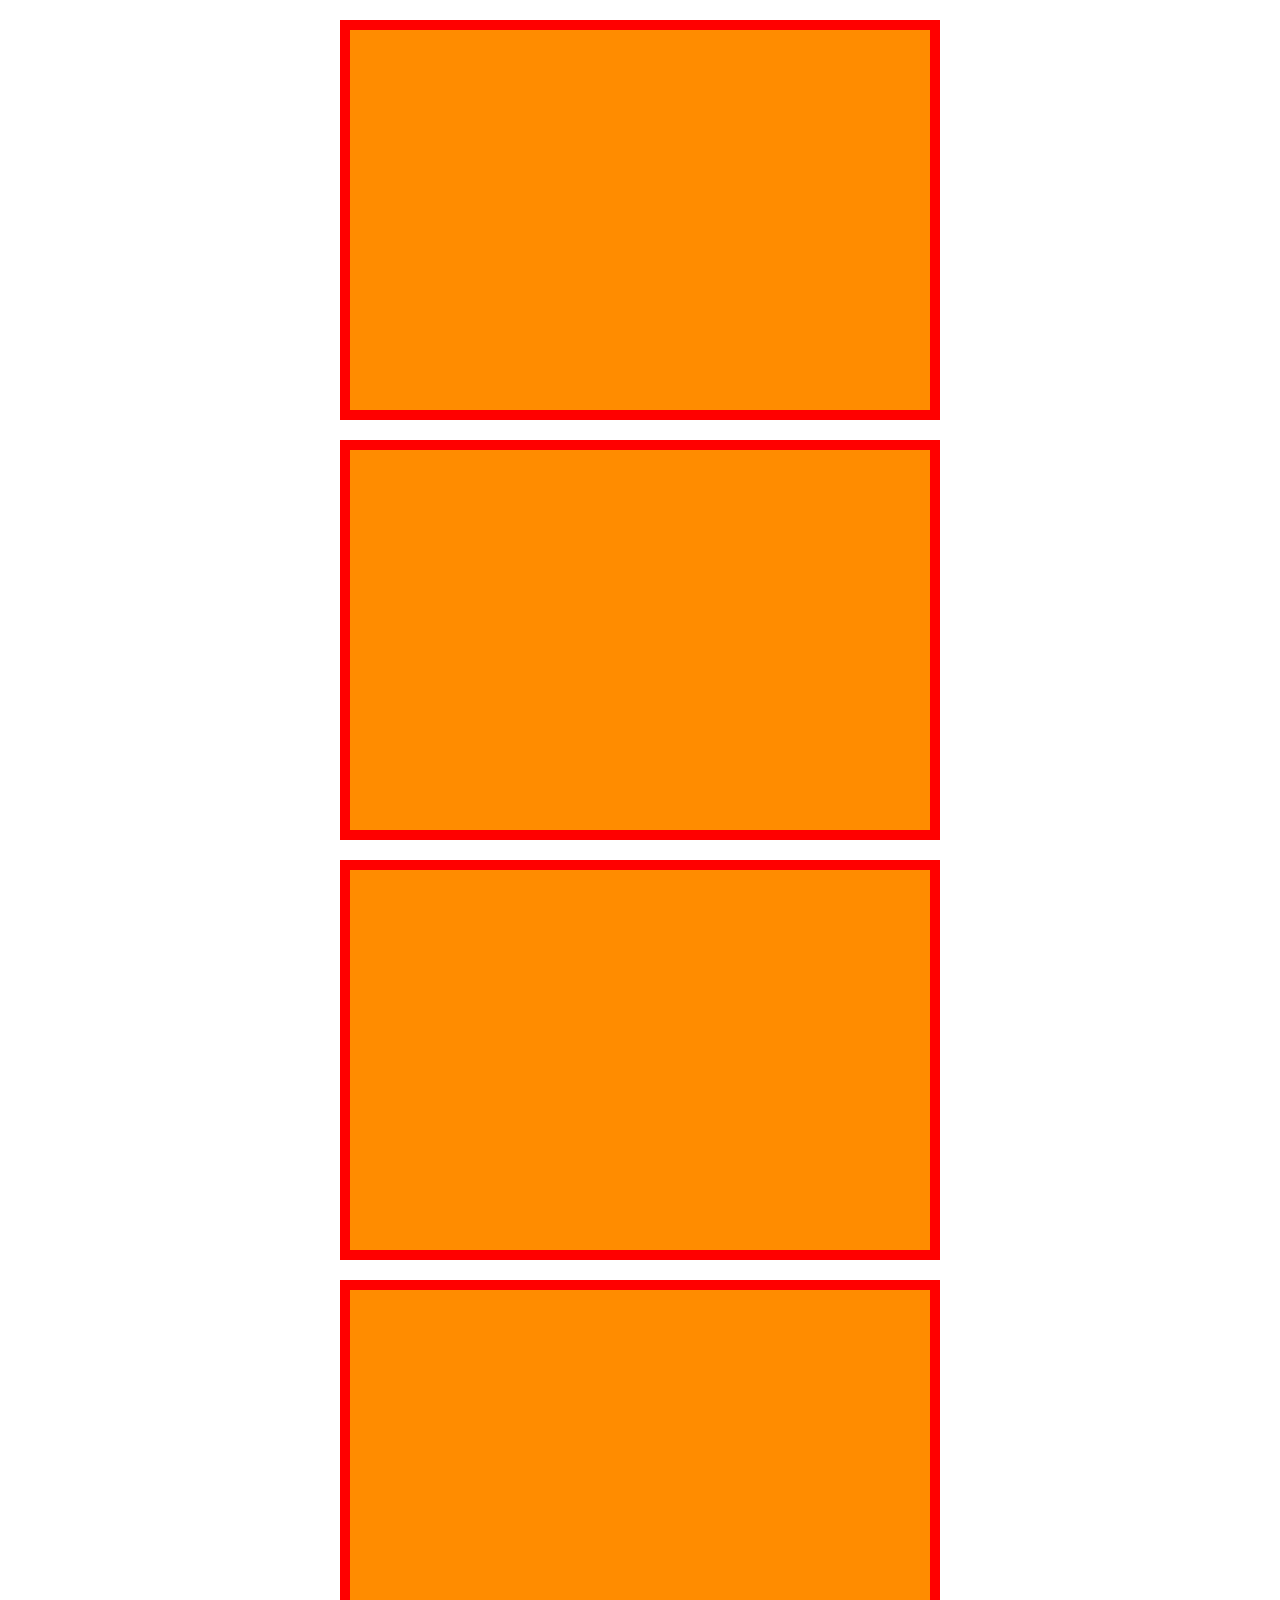
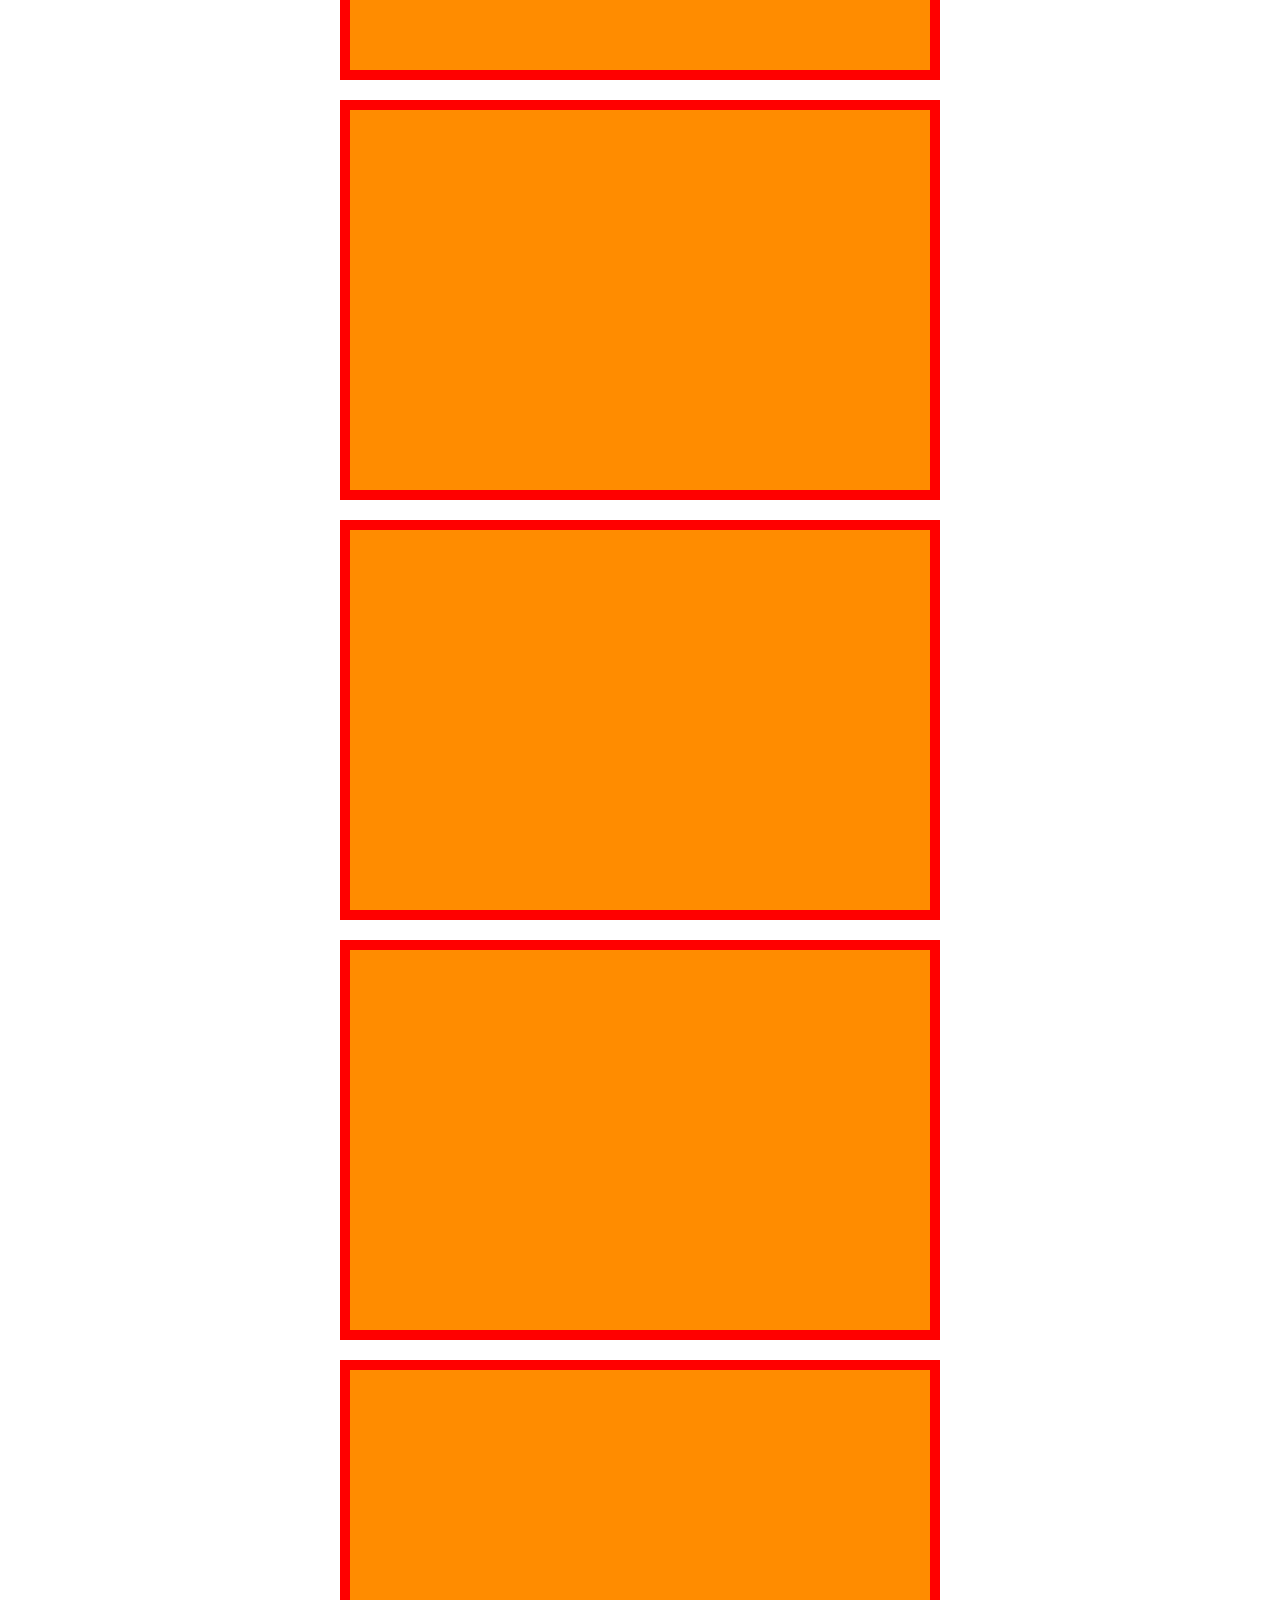
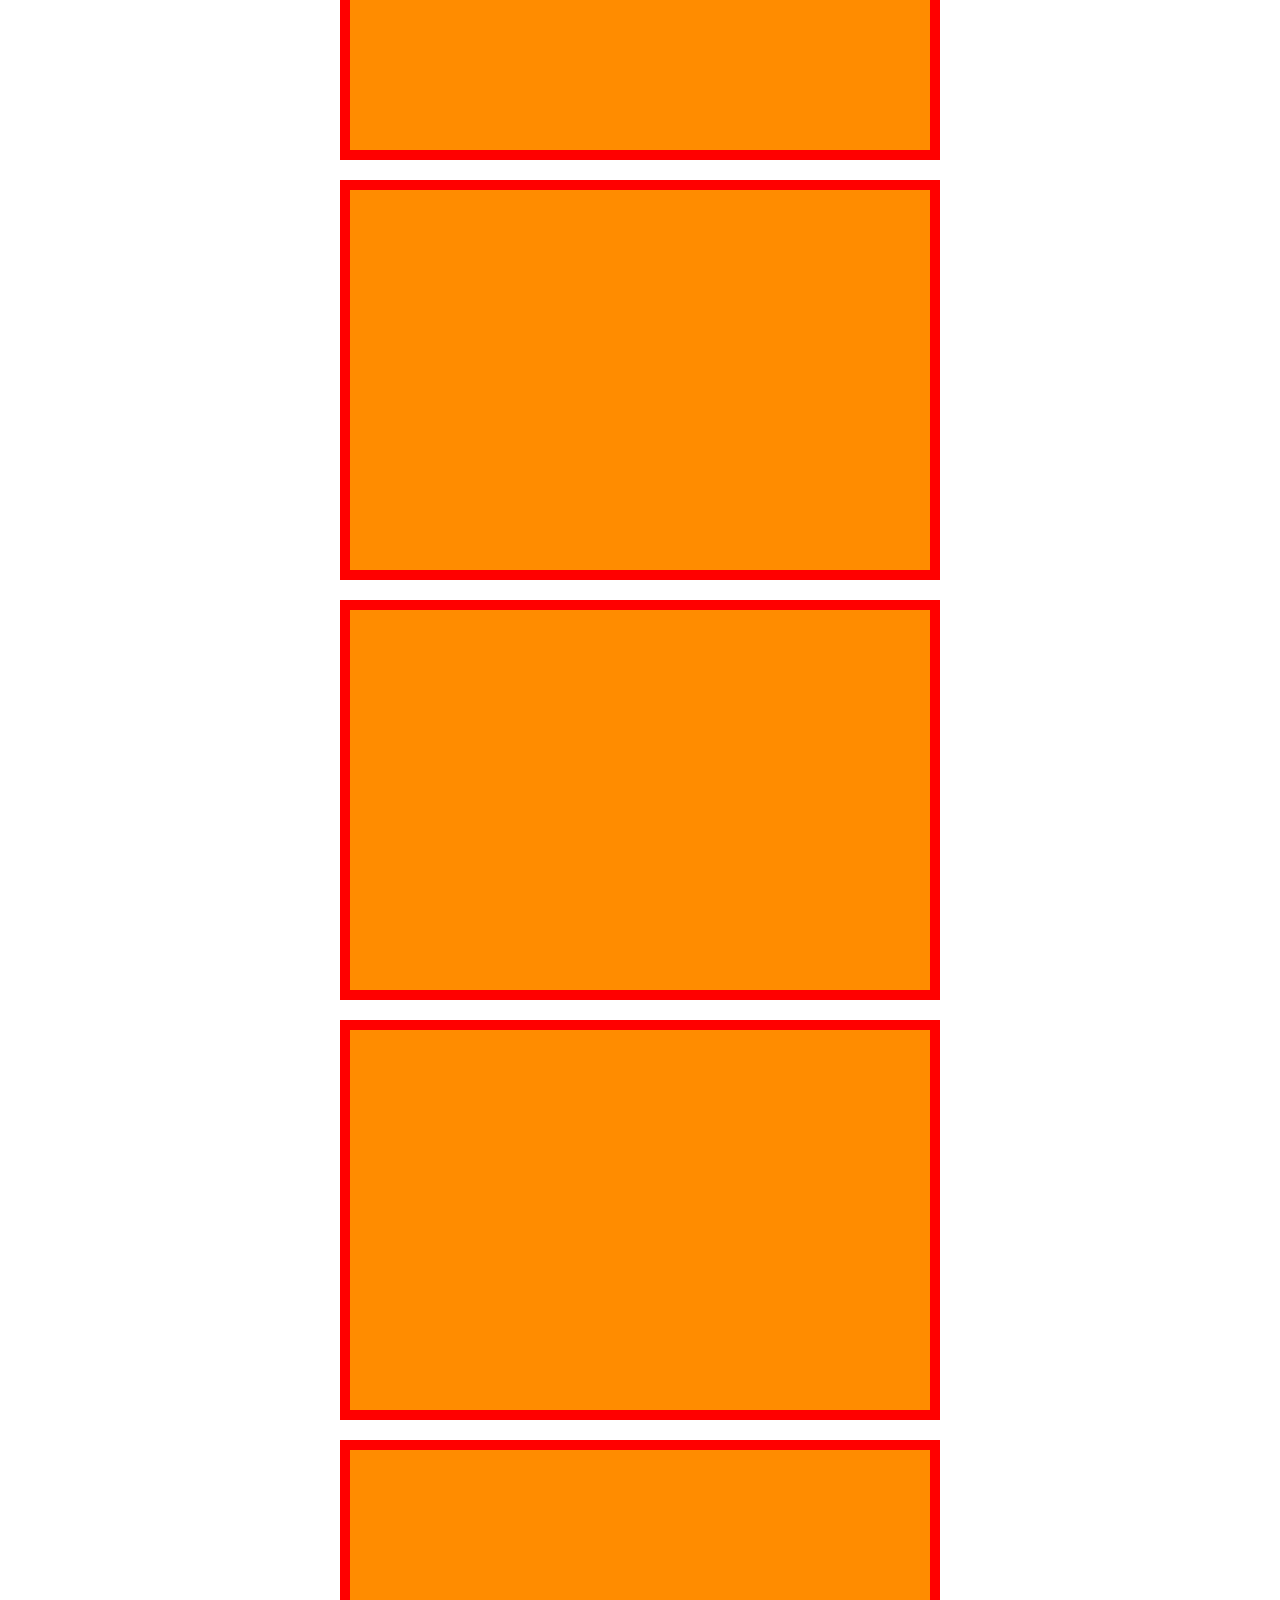
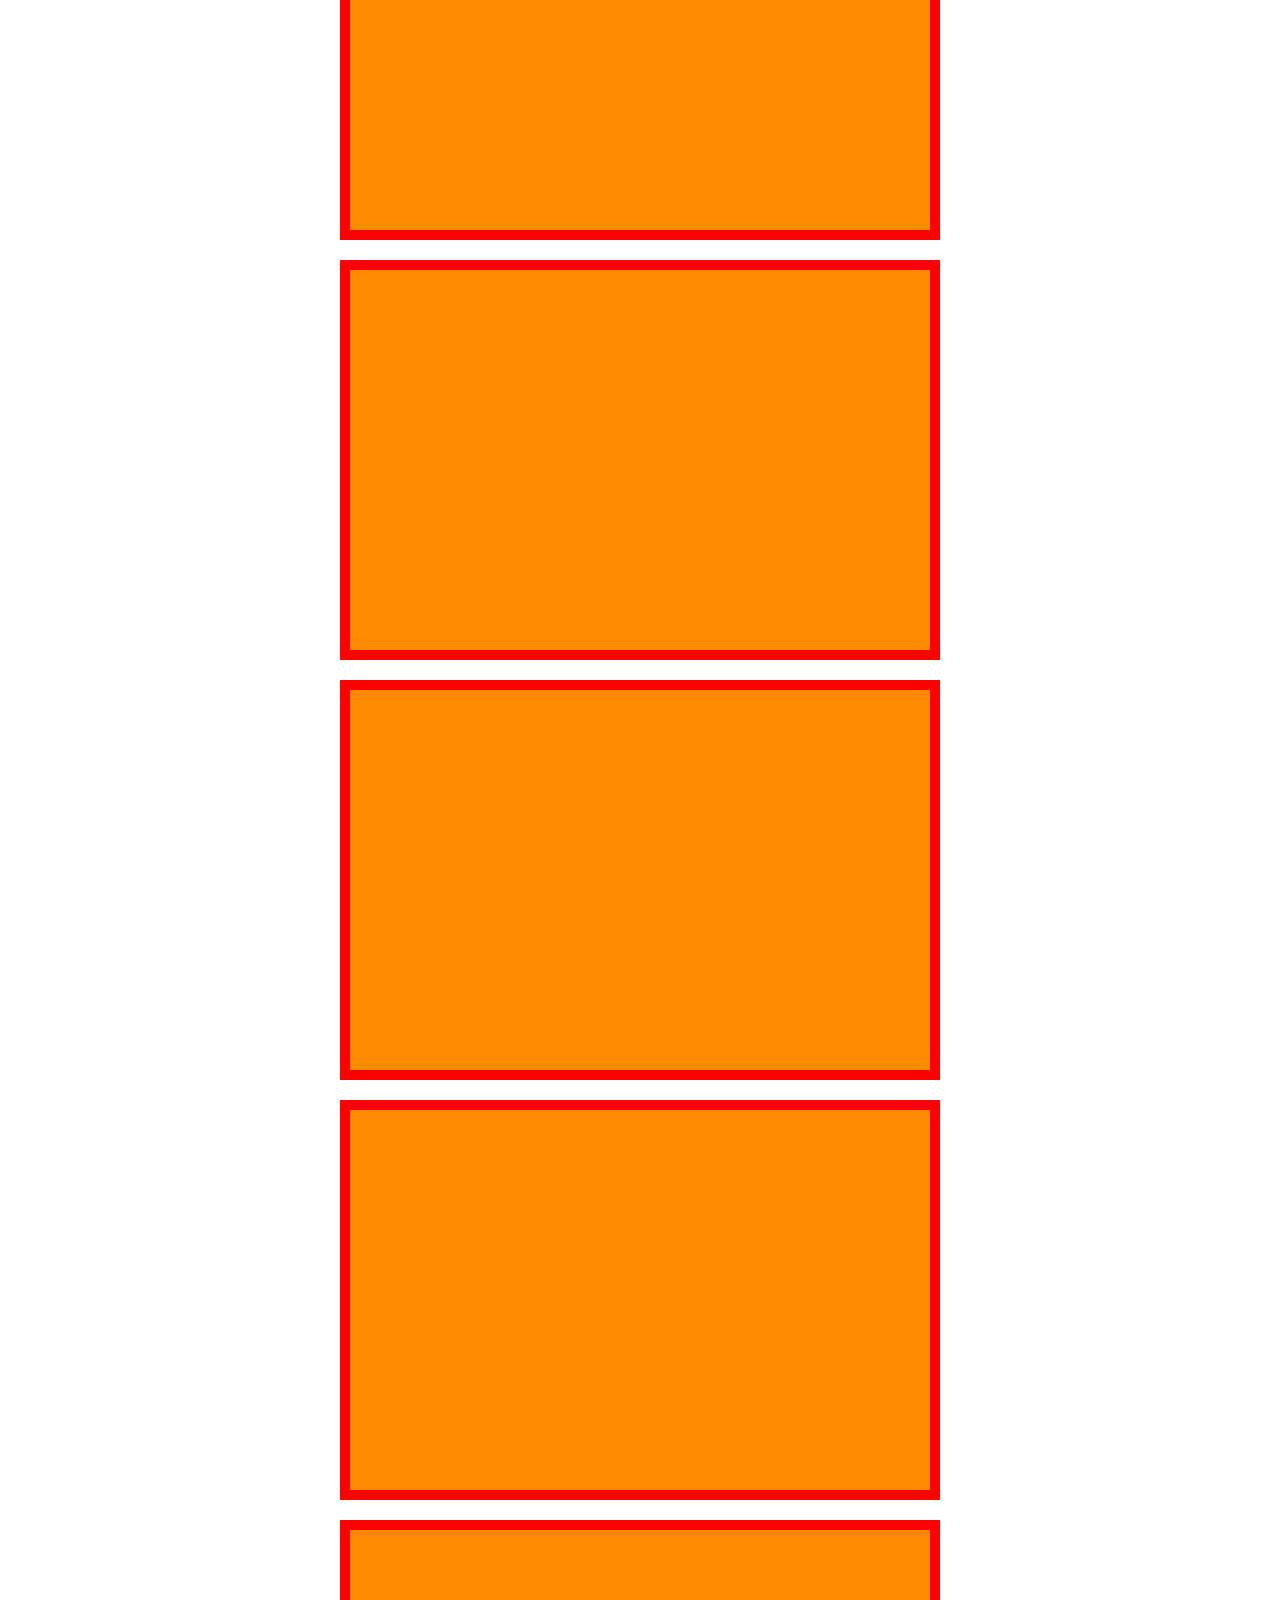
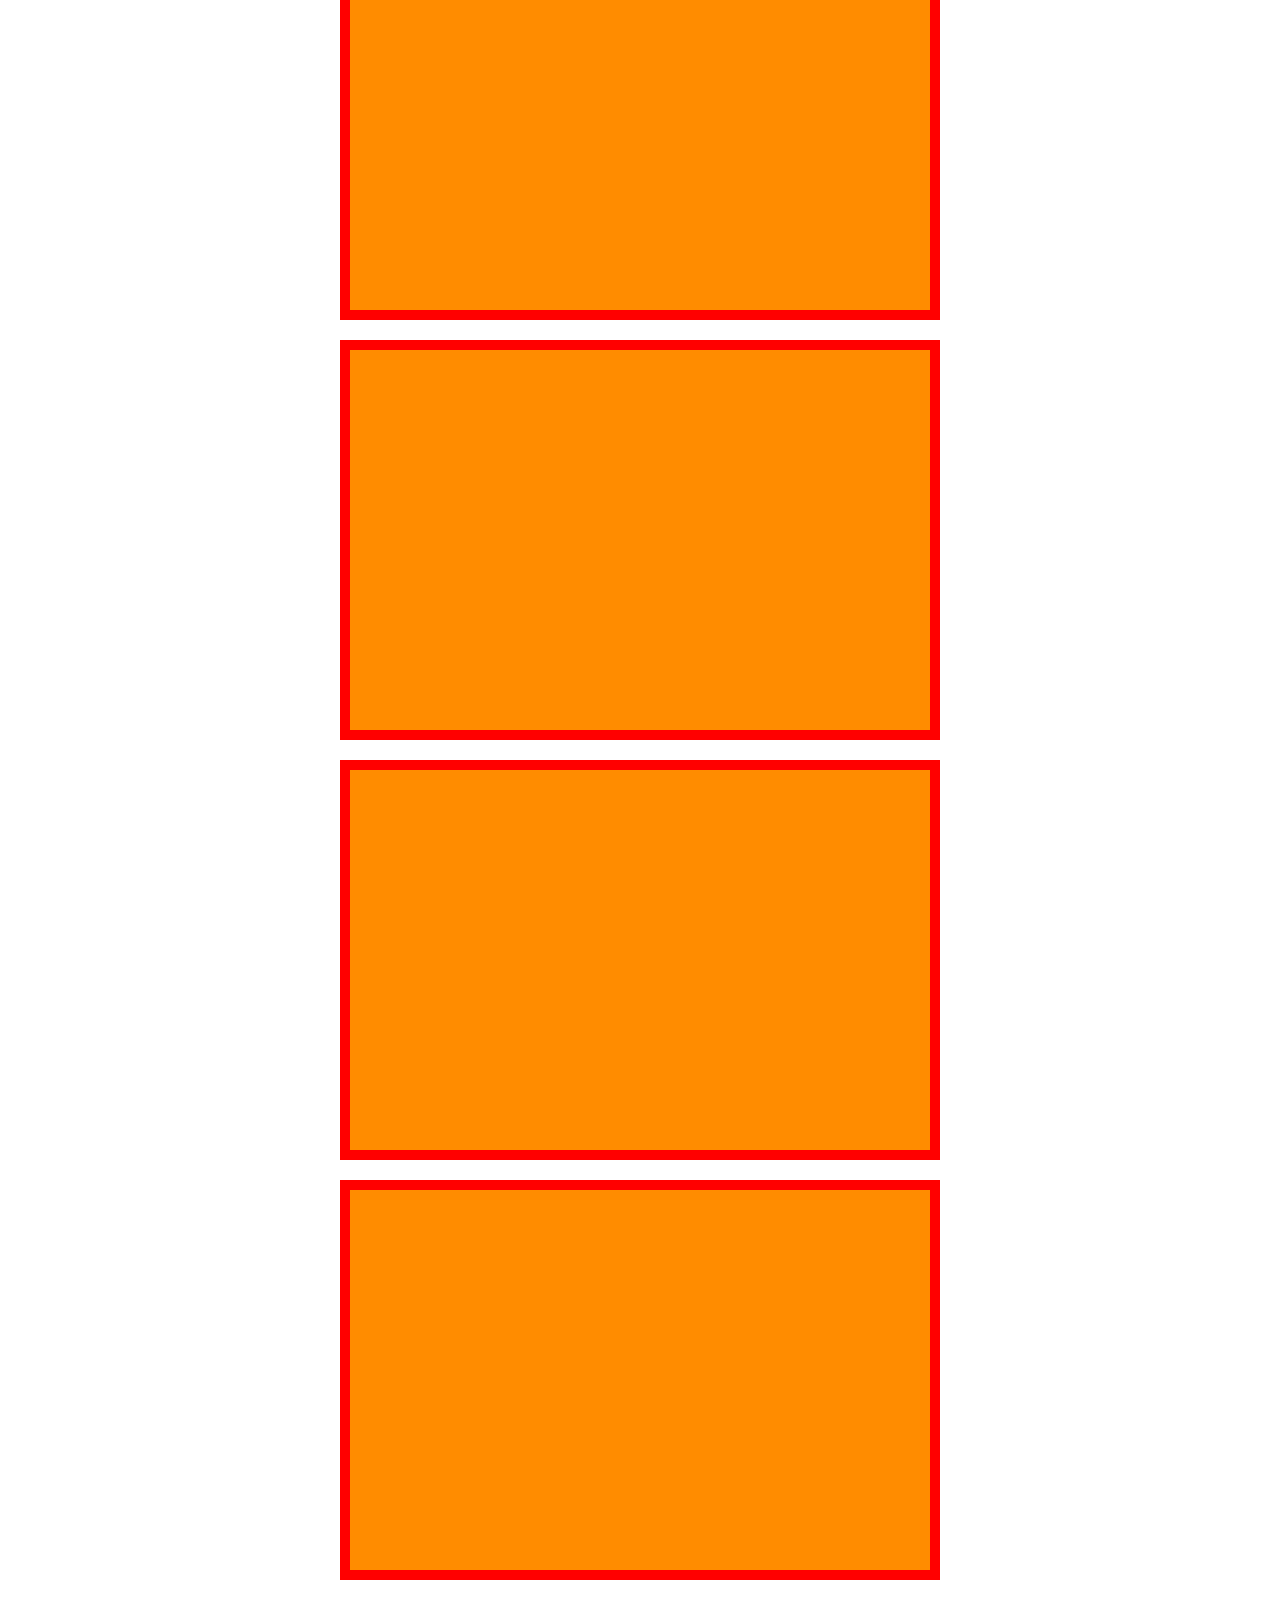
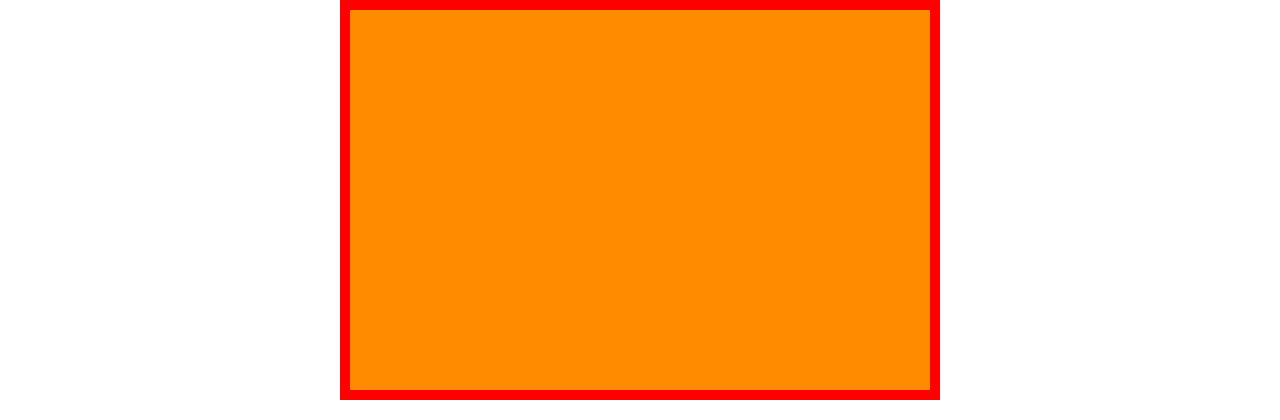
<file: html/wow-exam.html>
<!DOCTYPE html>
<html lang="ko">
<head>
	<meta charset="UTF-8">
	<meta name="viewport" content="width=device-width, initial-scale=1.0">
	<title>WOW 예제</title>
	<link rel="stylesheet" href="../css/bootstrap.min.css">
	<link rel="stylesheet" href="../css/base.css">
	<style>
		.wrapper {max-width: 600px; margin: auto;}
		.box {height: 400px; border: 10px solid red; background-color: darkorange; margin: 20px 0;}
	</style>
	<script src="../js/jquery-3.5.1.min.js"></script>
	<!-- <script src="../js/"></script> -->
</head>
<body>
	<div class="wrapper">
		<div class="box"></div>
		<div class="box"></div>
		<div class="box"></div>
		<div class="box"></div>
		<div class="box"></div>
		<div class="box"></div>
		<div class="box"></div>
		<div class="box"></div>
		<div class="box"></div>
		<div class="box"></div>
		<div class="box"></div>
		<div class="box"></div>
		<div class="box"></div>
		<div class="box"></div>
		<div class="box"></div>
		<div class="box"></div>
		<div class="box"></div>
		<div class="box"></div>
		<div class="box"></div>
		<div class="box"></div>
	</div>
</body>
</html>
</file>
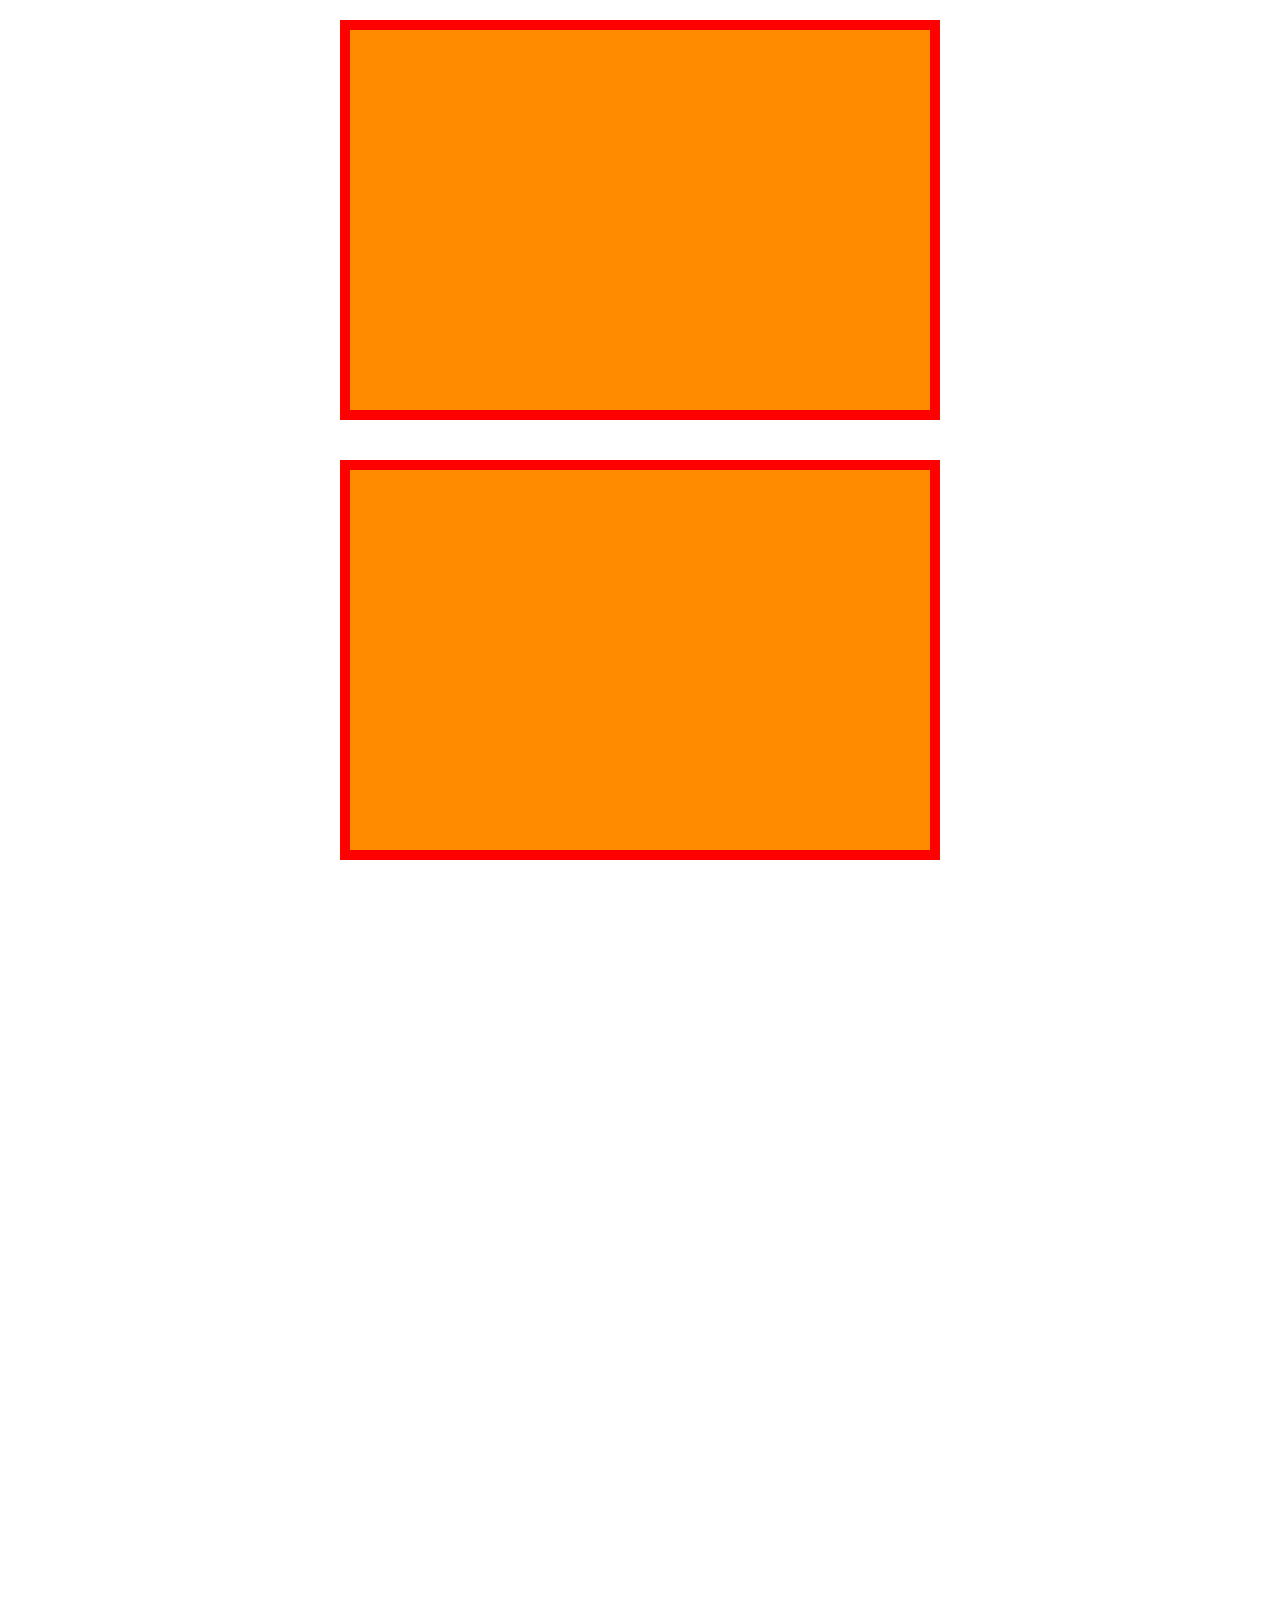
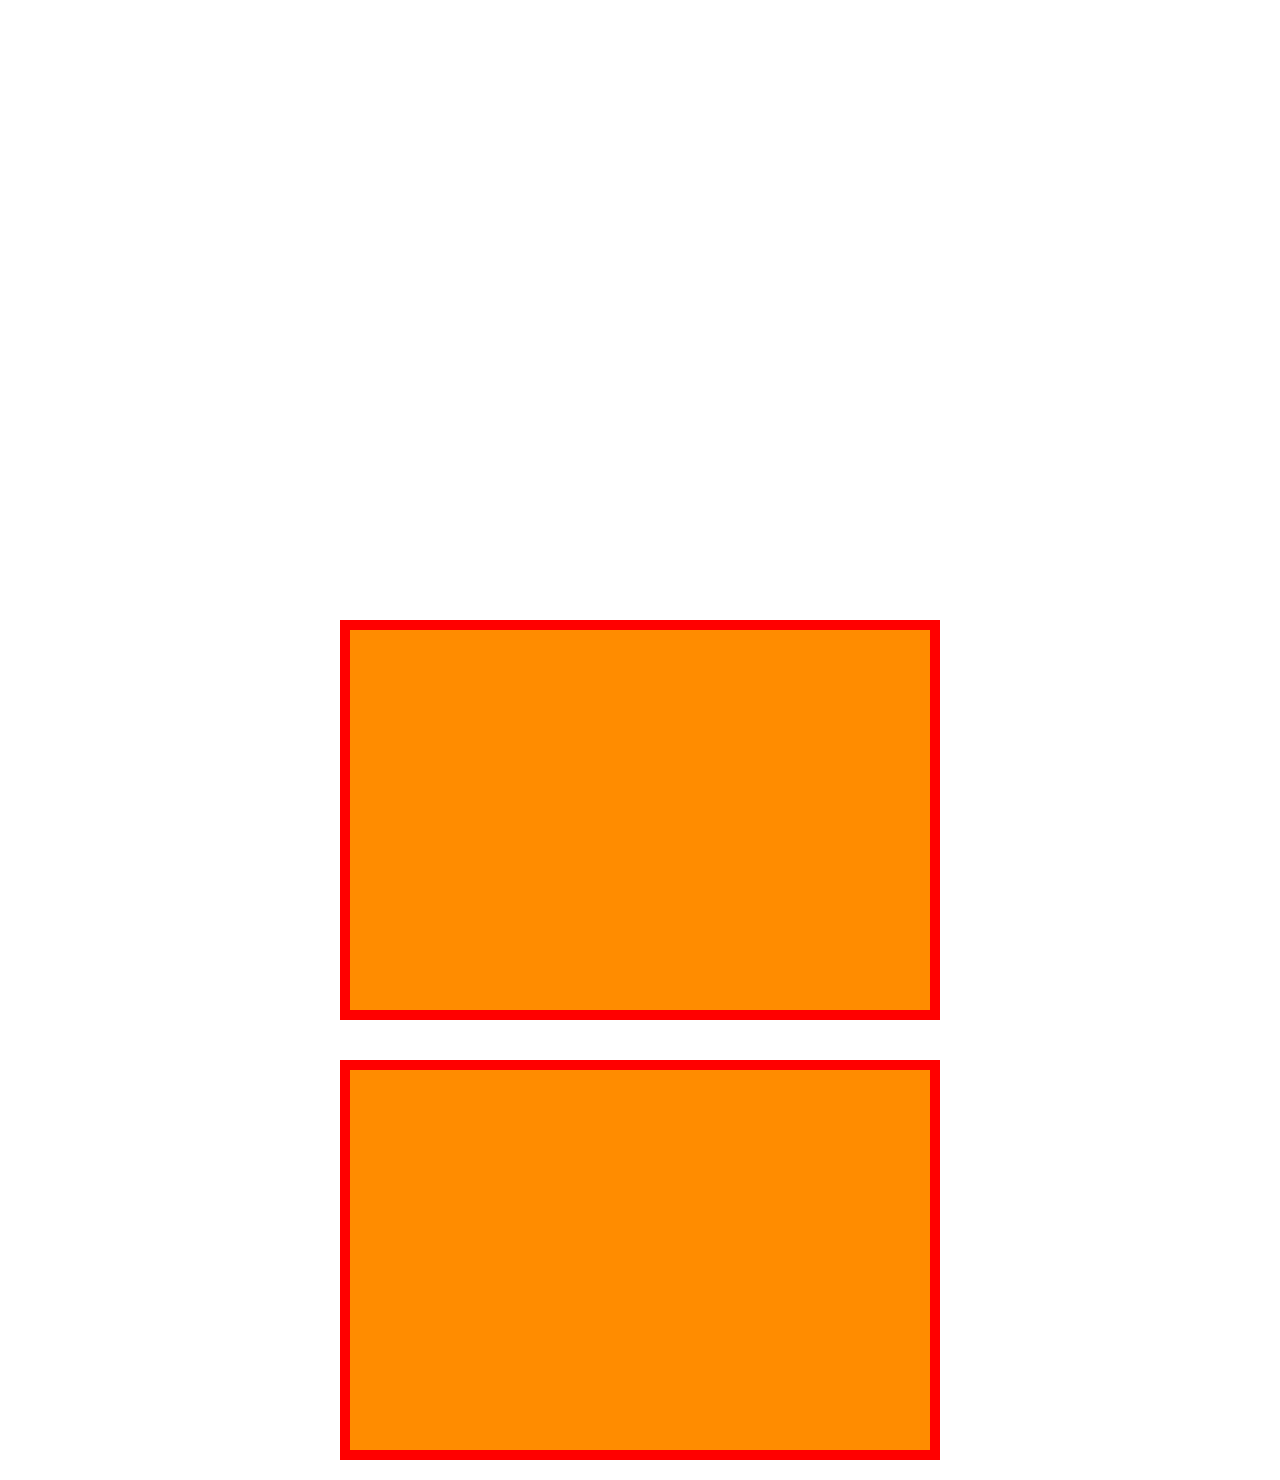
<file: public/html/01.wow-exam.html>
<!DOCTYPE html>
<html lang="ko">
<head>
	<meta charset="UTF-8">
	<meta name="viewport" content="width=device-width, initial-scale=1.0">
	<title>WOW 예제</title>
	<link rel="stylesheet" href="../css/bootstrap.min.css">
	<link rel="stylesheet" href="../css/animate.min.css">
	<link rel="stylesheet" href="../css/base.css">
	<style>
		.wrapper {max-width: 600px; margin: auto; display: flex; flex-wrap: wrap; justify-content: space-between;}
		.box {flex:100% 0 0; height: 400px; border: 10px solid red; background-color: darkorange; margin: 20px 0;}
		.box:nth-child(4), .box:nth-child(5) {flex: 48% 0 0;}
		.box:nth-child(6), .box:nth-child(7), .box:nth-child(8) {flex: 31% 0 0;}
		.wow-ani {animation-duration: 1s;}
	</style>
	<script src="../js/jquery-3.5.1.min.js"></script>
	<script src="../js/wow.min.js"></script>
</head>
<body>
	<div class="wrapper">
		<!-- 
		<div class="box animate__animated wow animate__zoomInUp" data-wow-duration="1s" data-wow-offset="300"></div> -->
		<div class="box wow animate__animated animate__flash"></div>
		<div class="box wow animate__animated animate__fadeInDown"></div>
		<div class="box wow animate__animated animate__zoomInUp"></div>
		<div class="box wow animate__animated animate__zoomInLeft"></div>
		<div class="box wow animate__animated animate__zoomInRight"></div>
		<div class="box wow animate__animated animate__zoomInLeft" data-wow-duration="1.5s" data-wow-delay="1s"></div>
		<div class="box wow animate__zoomInUp" data-wow-duration="1.5s"></div>
		<div class="box wow animate__animated animate__zoomInRight" data-wow-duration="1.5s" data-wow-delay="1s"></div>
		<div class="box"></div>
		<div class="box"></div>
	</div>
	<script>
		new WOW({ offset: 300, animateClass: 'wow-ani' }).init();
	</script>
</body>
</html>
</file>
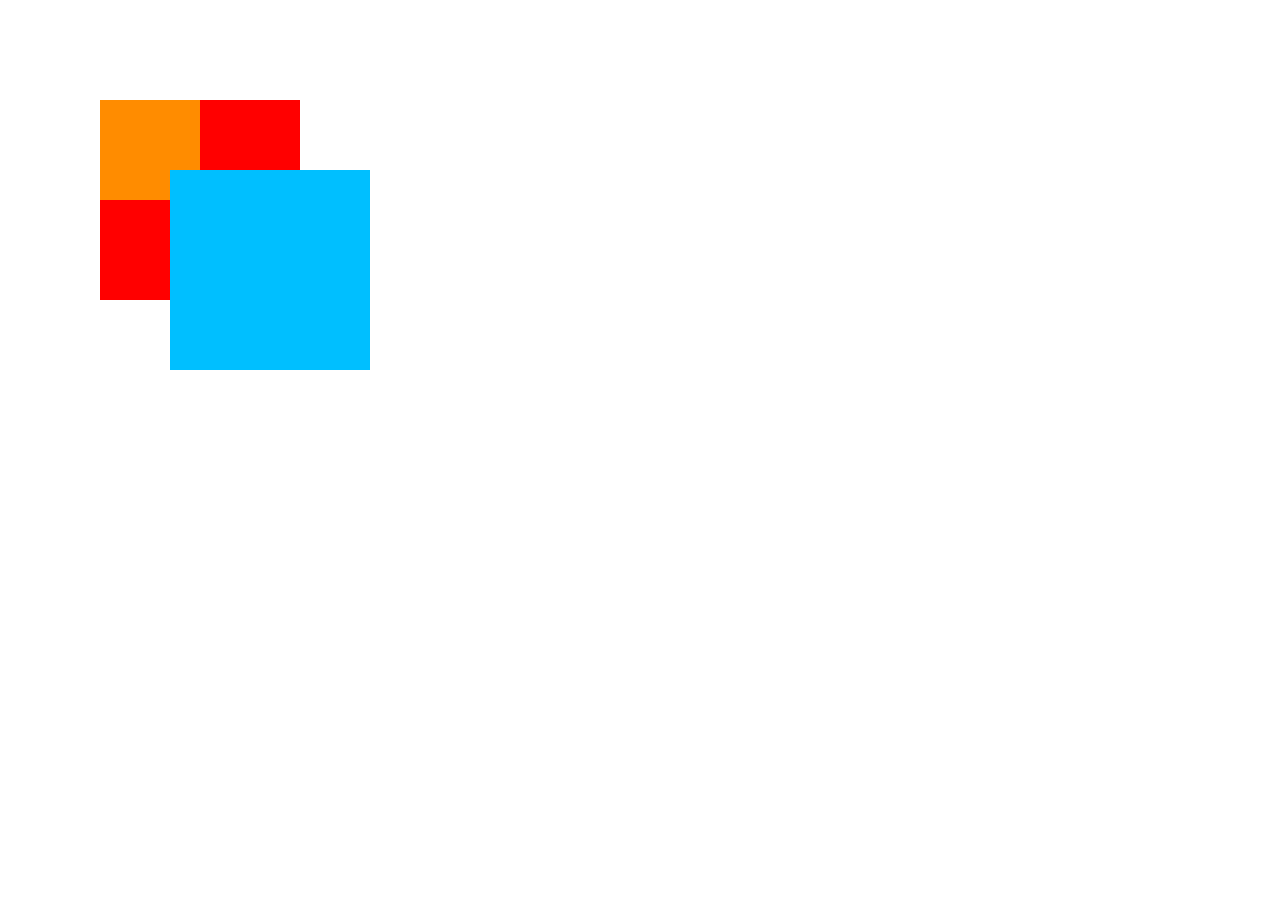
<file: public/html/03.position.html>
<!DOCTYPE html>
<html lang="ko">
<head>
	<meta charset="UTF-8">
	<meta name="viewport" content="width=device-width, initial-scale=1.0">
	<title>position을 알아보자</title>
	<style>
		.wrap {background-color: red; width: 200px; height: 200px; position: absolute; left: 100px; top: 100px; z-index: 1;}
		.box {background-color: darkorange; position: absolute; top: 0; left: 0; width: 100px; height: 100px; z-index: 3;}

		.wrap2 {position: absolute; width: 200px; height: 200px; background-color: deepskyblue; top: 170px; left: 170px; z-index: 2;}
	</style>
</head>
<body>
	<div class="wrapper">
		<div class="wrap">
			<div class="box"></div>
		</div>
		<div class="wrap2">
			<div class="box2"></div>
		</div>
	</div>
</body>
</html>
</file>
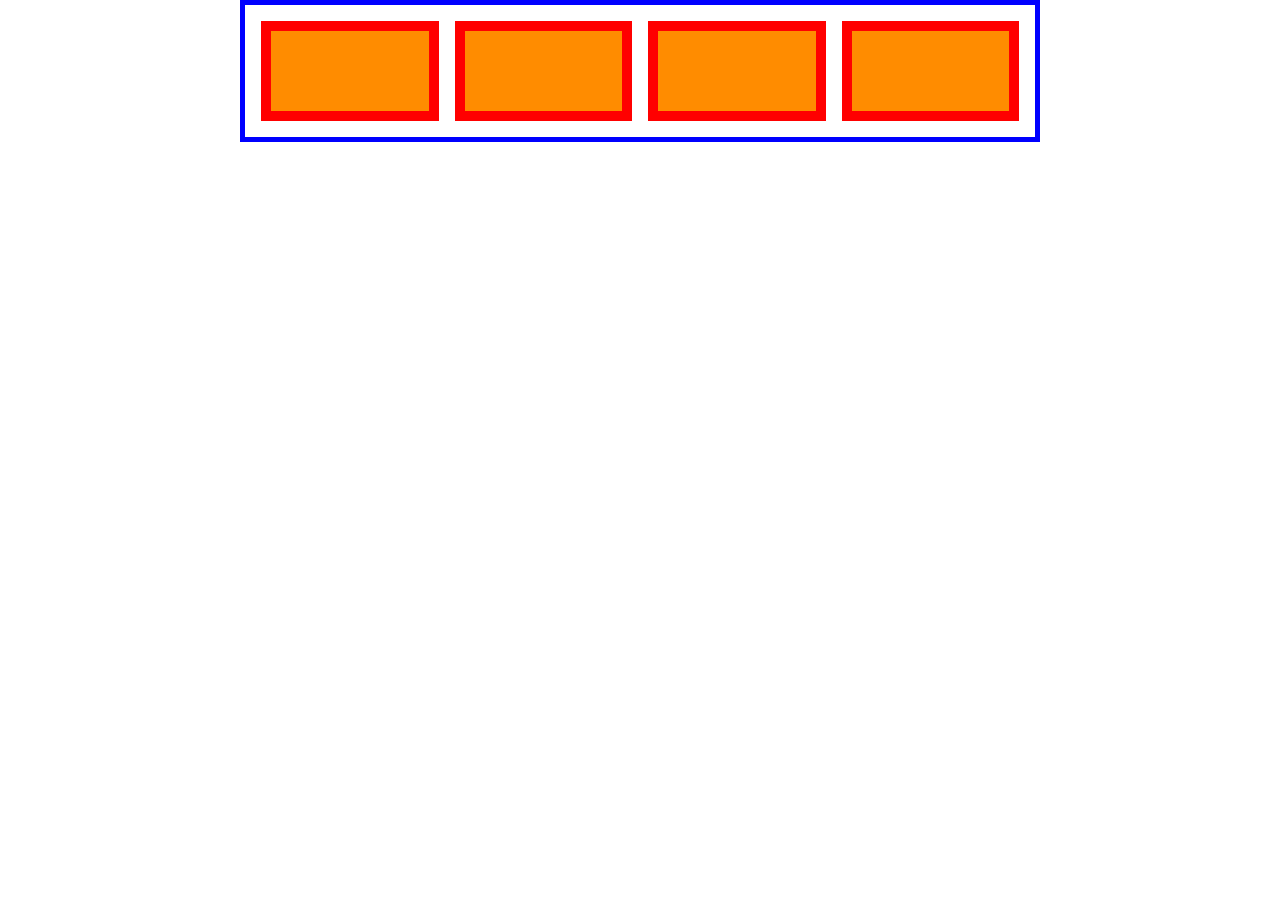
<file: public/html/04.margin.html>
<!DOCTYPE html>
<html lang="ko">
<head>
	<meta charset="UTF-8">
	<meta name="viewport" content="width=device-width, initial-scale=1.0">
	<title>Margin 상쇄</title>
	<link rel="stylesheet" href="../css/bootstrap.min.css">
	<style>
		.wrapper {max-width: 800px; margin: auto; border: 5px solid blue; display: flex; flex-wrap: wrap; padding: 8px;}
		.box {height: 100px; border: 10px solid red; background-color: darkorange; margin: 8px; flex: calc(25% - 16px) 0 0;}
	</style>
</head>
<body>
	<!-- 
		block tag를 여러개 쌓아놓을 때 상, 하 마진은 서로 상쇄된다.
	 -->
	<div class="wrapper clearfix">
		<div class="box"></div>
		<div class="box"></div>
		<div class="box"></div>
		<div class="box"></div>
	</div>
</body>
</html>
</file>
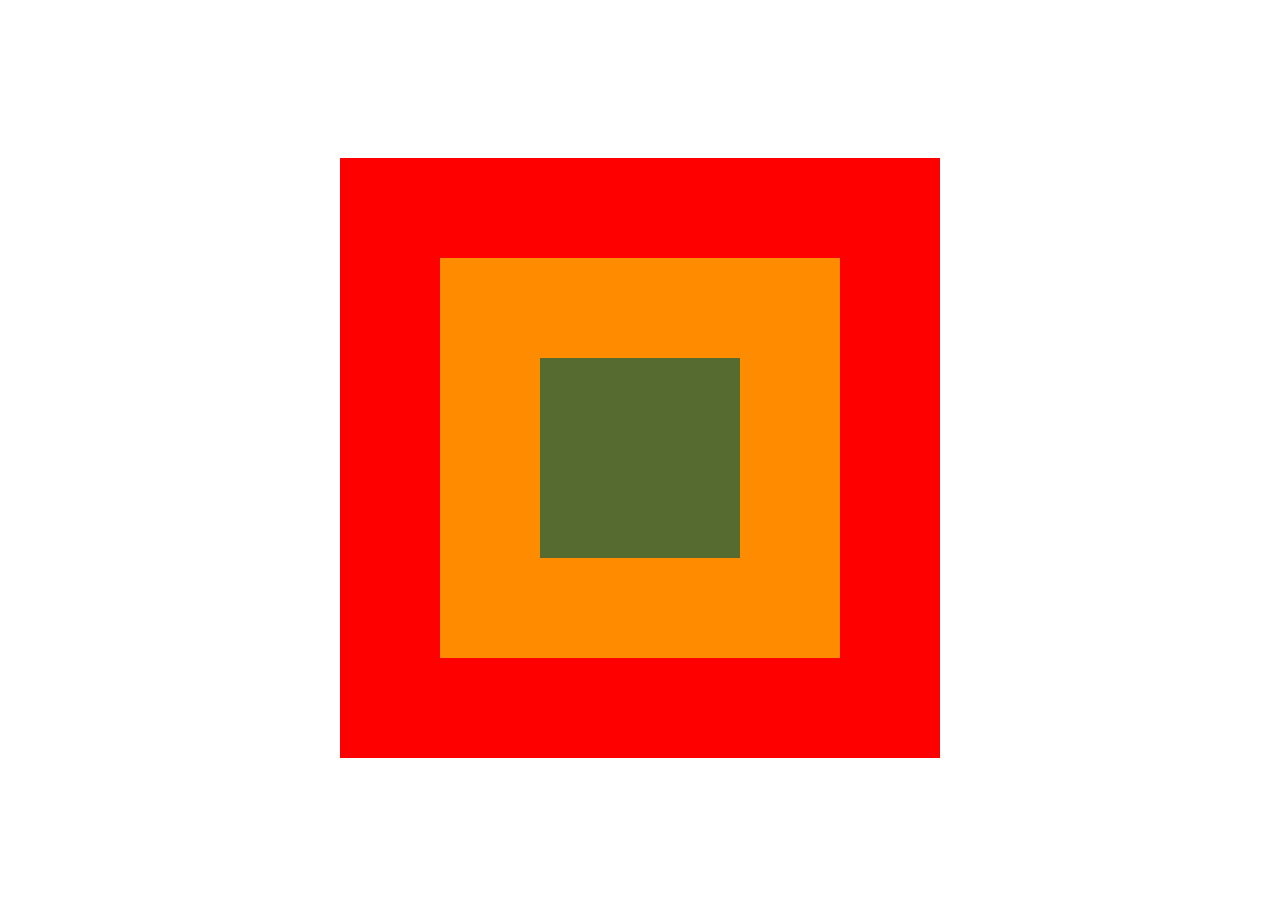
<file: public/html/05.event.html>
<!DOCTYPE html>
<html lang="ko">
<head>
	<meta charset="UTF-8">
	<meta name="viewport" content="width=device-width, initial-scale=1.0">
	<title>이벤트 버블링</title>
	<style>
		body {height: 100vh;}
		body, .wrapper, .wrap {display: flex; justify-content: center; align-items: center;}
		.wrapper {width: 600px; height: 600px; background-color: red;}
		.wrap {width: 400px; height: 400px; background-color: darkorange;}
		.cont {width: 200px; height: 200px; background-color: darkolivegreen;}
	</style>
	<script src="../js/jquery-3.5.1.min.js"></script>
</head>
<body>
	<div class="wrapper">
		<div class="wrap">
			<div class="cont">
				
			</div>
		</div>
	</div>
	<script>
		$(".wrapper").click(function(e){
			console.log(".wrapper 클릭!");
		});
		$(".wrap").click(function(e){
			e.stopPropagation();
			console.log(".wrap 클릭!");
		});
		$(".cont").click(function(e){
			e.stopPropagation();
			console.log(".cont 클릭!");
		});
	</script>
</body>
</html>
</file>
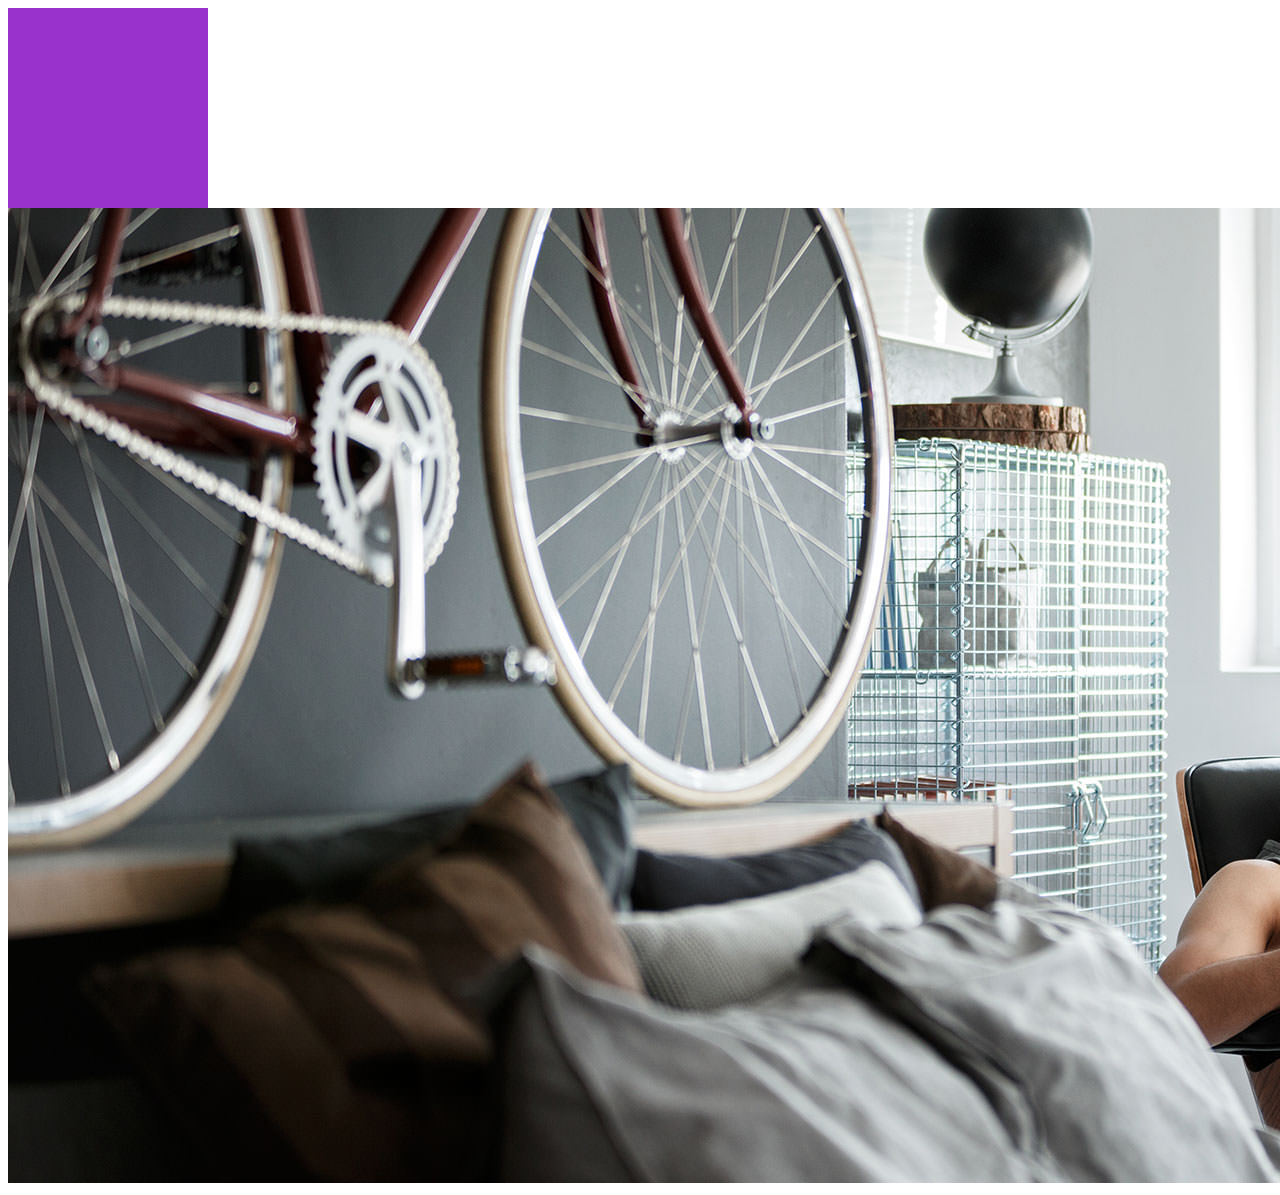
<file: public/html/06.image.html>
<!DOCTYPE html>
<html lang="ko">
<head>
	<meta charset="UTF-8">
	<meta name="viewport" content="width=device-width, initial-scale=1.0">
	<title>이미지의 높이를 구하자</title>
	<style>
		.box {width: 200px; height: 200px; background: darkorchid;}
	</style>
	<script src="../js/jquery-3.5.1.min.js"></script>
	<script src="../js/imagesloaded.pkgd.min.js"></script>
</head>
<body>
	<div class="box"></div>
	<div class="img-wrap">
		<img src="../img/img-1.jpg" class="img">
	</div>
	<script>
		console.log(	$(".box").innerHeight()	);

		$(".img").imagesLoaded(function(){
			console.log(	$(".img").innerHeight()	);
		});

		/* setTimeout(function() {
			console.log(	$(".img").innerHeight()	);
		}, 1000); */
	</script>
</body>
</html>
</file>
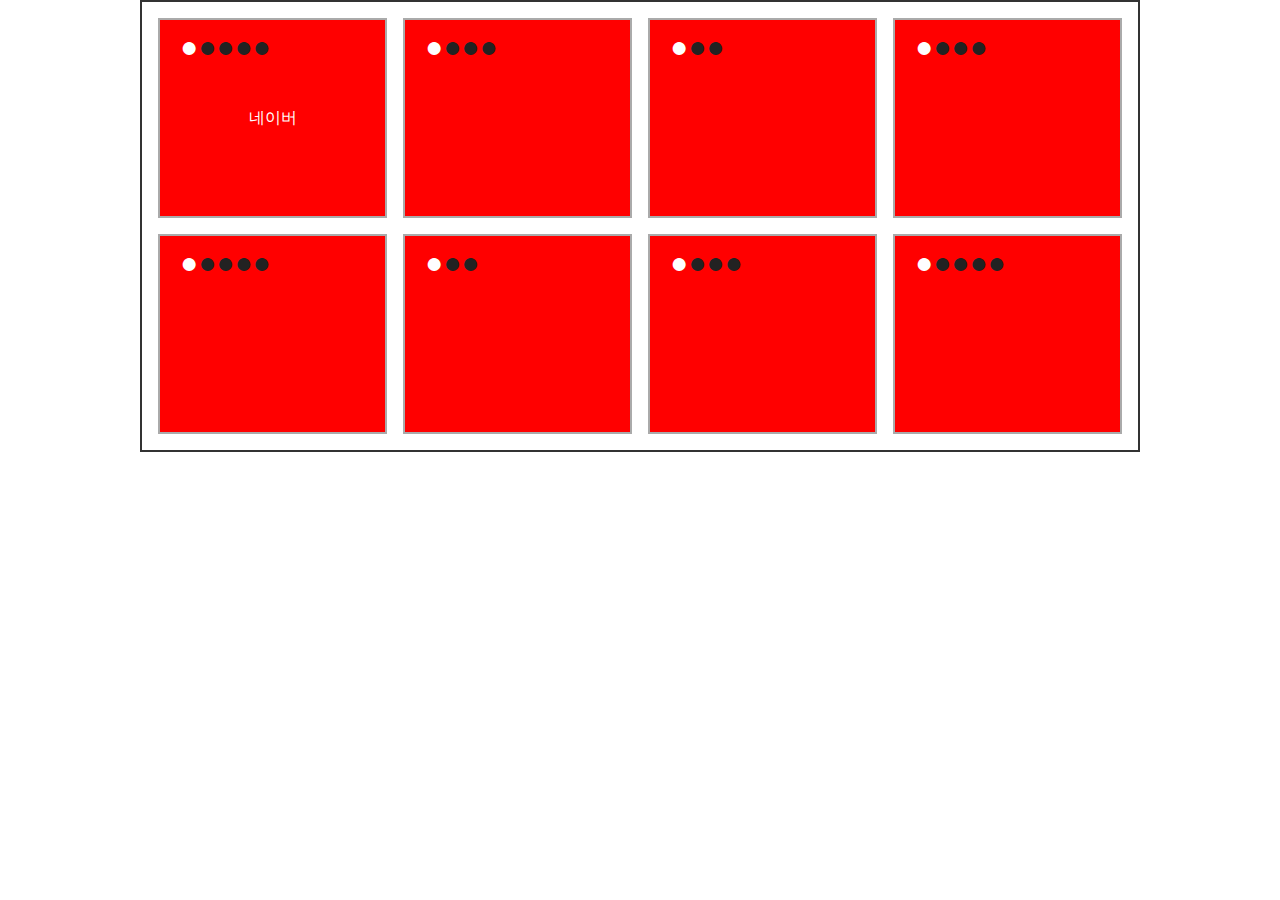
<file: public/html/07.interval.html>
<!DOCTYPE html>
<html lang="ko">
<head>
	<meta charset="UTF-8">
	<meta name="viewport" content="width=device-width, initial-scale=1.0">
	<title>Interval / Array</title>
	<link rel="stylesheet" href="../css/bootstrap.min.css">
	<link rel="stylesheet" href="../css/base.css">
	<style>
		.wrapper {max-width: 1000px; margin: auto; display: flex; flex-wrap: wrap; padding: 8px; border: 2px solid #333;}
		.box {flex: calc(25% - 16px) 0 0; margin: 8px; border: 2px solid #aaa; height: 200px; position: relative;}
		.bg {width: 100%; height: 100%; position: absolute; opacity: 0; transition: all 0.5s; display: flex; align-items: center; justify-content: center; color: #fff;}
		.red {background-color: red; opacity: 1;}
		.green {background-color: green;}
		.blue {background-color: blue;}
		.orange {background-color: orange;}
		.purple {background-color: purple;}
		.pager-wrap {position: absolute; z-index: 9999; display: flex; top: 4px; left: 20px;}
		.pager {font-size: 30px; cursor: pointer; color: #222;}
		.pager.active {color: #fff;}
	</style>
	<script src="../js/jquery-3.5.1.min.js"></script>
</head>
<body>
	<div class="wrapper">
		<div class="box">
			<div class="bg red">
				<a href="//naver.com" target="_blank">네이버</a>
			</div>
			<div class="bg green">
				<a href="//daum.net" target="_blank">다음</a>
			</div>
			<div class="bg blue">
				<a href="//google.com" target="_blank">구글링크</a>
			</div>
			<div class="bg orange">
				<a href="//yahoo.com" target="_blank">야후링크</a>
			</div>
			<div class="bg purple">
				<a href="//w3schools.com" target="_blank">w3링크</a>
			</div>
			<div class="pager-wrap">
				<div class="pager active">●</div>
				<div class="pager">●</div>
				<div class="pager">●</div>
				<div class="pager">●</div>
				<div class="pager">●</div>
			</div>
		</div>
		<div class="box">
			<div class="bg red"></div>
			<div class="bg blue"></div>
			<div class="bg orange"></div>
			<div class="bg purple"></div>
			<div class="pager-wrap">
				<div class="pager active">●</div>
				<div class="pager">●</div>
				<div class="pager">●</div>
				<div class="pager">●</div>
			</div>
		</div>
		<div class="box">
			<div class="bg red"></div>
			<div class="bg orange"></div>
			<div class="bg purple"></div>
			<div class="pager-wrap">
				<div class="pager active">●</div>
				<div class="pager">●</div>
				<div class="pager">●</div>
			</div>
		</div>
		<div class="box">
			<div class="bg red"></div>
			<div class="bg green"></div>
			<div class="bg orange"></div>
			<div class="bg purple"></div>
			<div class="pager-wrap">
				<div class="pager active">●</div>
				<div class="pager">●</div>
				<div class="pager">●</div>
				<div class="pager">●</div>
			</div>
		</div>
		<div class="box">
			<div class="bg red"></div>
			<div class="bg green"></div>
			<div class="bg blue"></div>
			<div class="bg orange"></div>
			<div class="bg purple"></div>
			<div class="pager-wrap">
				<div class="pager active">●</div>
				<div class="pager">●</div>
				<div class="pager">●</div>
				<div class="pager">●</div>
				<div class="pager">●</div>
			</div>
		</div>
		<div class="box">
			<div class="bg red"></div>
			<div class="bg orange"></div>
			<div class="bg purple"></div>
			<div class="pager-wrap">
				<div class="pager active">●</div>
				<div class="pager">●</div>
				<div class="pager">●</div>
			</div>
		</div>
		<div class="box">
			<div class="bg red"></div>
			<div class="bg green"></div>
			<div class="bg orange"></div>
			<div class="bg purple"></div>
			<div class="pager-wrap">
				<div class="pager active">●</div>
				<div class="pager">●</div>
				<div class="pager">●</div>
				<div class="pager">●</div>
			</div>
		</div>
		<div class="box">
			<div class="bg red"></div>
			<div class="bg green"></div>
			<div class="bg blue"></div>
			<div class="bg orange"></div>
			<div class="bg purple"></div>
			<div class="pager-wrap">
				<div class="pager active">●</div>
				<div class="pager">●</div>
				<div class="pager">●</div>
				<div class="pager">●</div>
				<div class="pager">●</div>
			</div>
		</div>
	</div>
	<script>
		/*	기능정의
				1. 박스(.box)안에 다중(여러개)의 그림(.bg)이 존재한다.
				2. .box에 마우스를 올리면 1번 그림이 보이고 마우스를 내리면 0번 그림이 보인다. (애니메이션으로 작동하길 원함)
				3. .box에 마우스를 올리고 있는 동안에는 .bg가 일정간격으로 순회(setInterval)하며 보여진다. 
				4. .box에서 마우스를 내리면 순회하던 동작이 멈춘다(clearInterval)
				5. .pager를 클릭하면 그 순서의 .bg가 나타난다
				6. .bg가 나타나면 그 순서에 맞는 .pager가 흰색으로 변한다.
		*/
		var boxIdx, bgIdx, interval, bgLastIdx;
		function onInterval() {
			if(bgIdx == bgLastIdx) bgIdx = 0;
			else bgIdx++;
			boxAni();
		}
		function boxAni() {
			$(".box").eq(boxIdx).find(".bg").css({"opacity": 0, "z-index": 1});
			$(".box").eq(boxIdx).find(".bg").eq(bgIdx).css({"opacity": 1, "z-index": 2});
			$(".box").eq(boxIdx).find(".pager").removeClass("active");
			$(".box").eq(boxIdx).find(".pager").eq(bgIdx).addClass("active");
		}
		function onBoxOver() {
			boxIdx = $(this).index();
			bgIdx = 1;
			bgLastIdx = $(this).find(".bg").length - 1;
			boxAni();
			interval = setInterval(onInterval, 2000);
		}
		function onBoxLeave() {
			bgIdx = 0;
			boxAni();
			clearInterval(interval);
		}
		function onPagerClick() {
			bgIdx = $(this).index();
			boxAni();
			clearInterval(interval);
			interval = setInterval(onInterval, 2000);
		}
		$(".box").hover(onBoxOver, onBoxLeave);
		$(".pager").click(onPagerClick);
	</script>
</body>
</html>
</file>
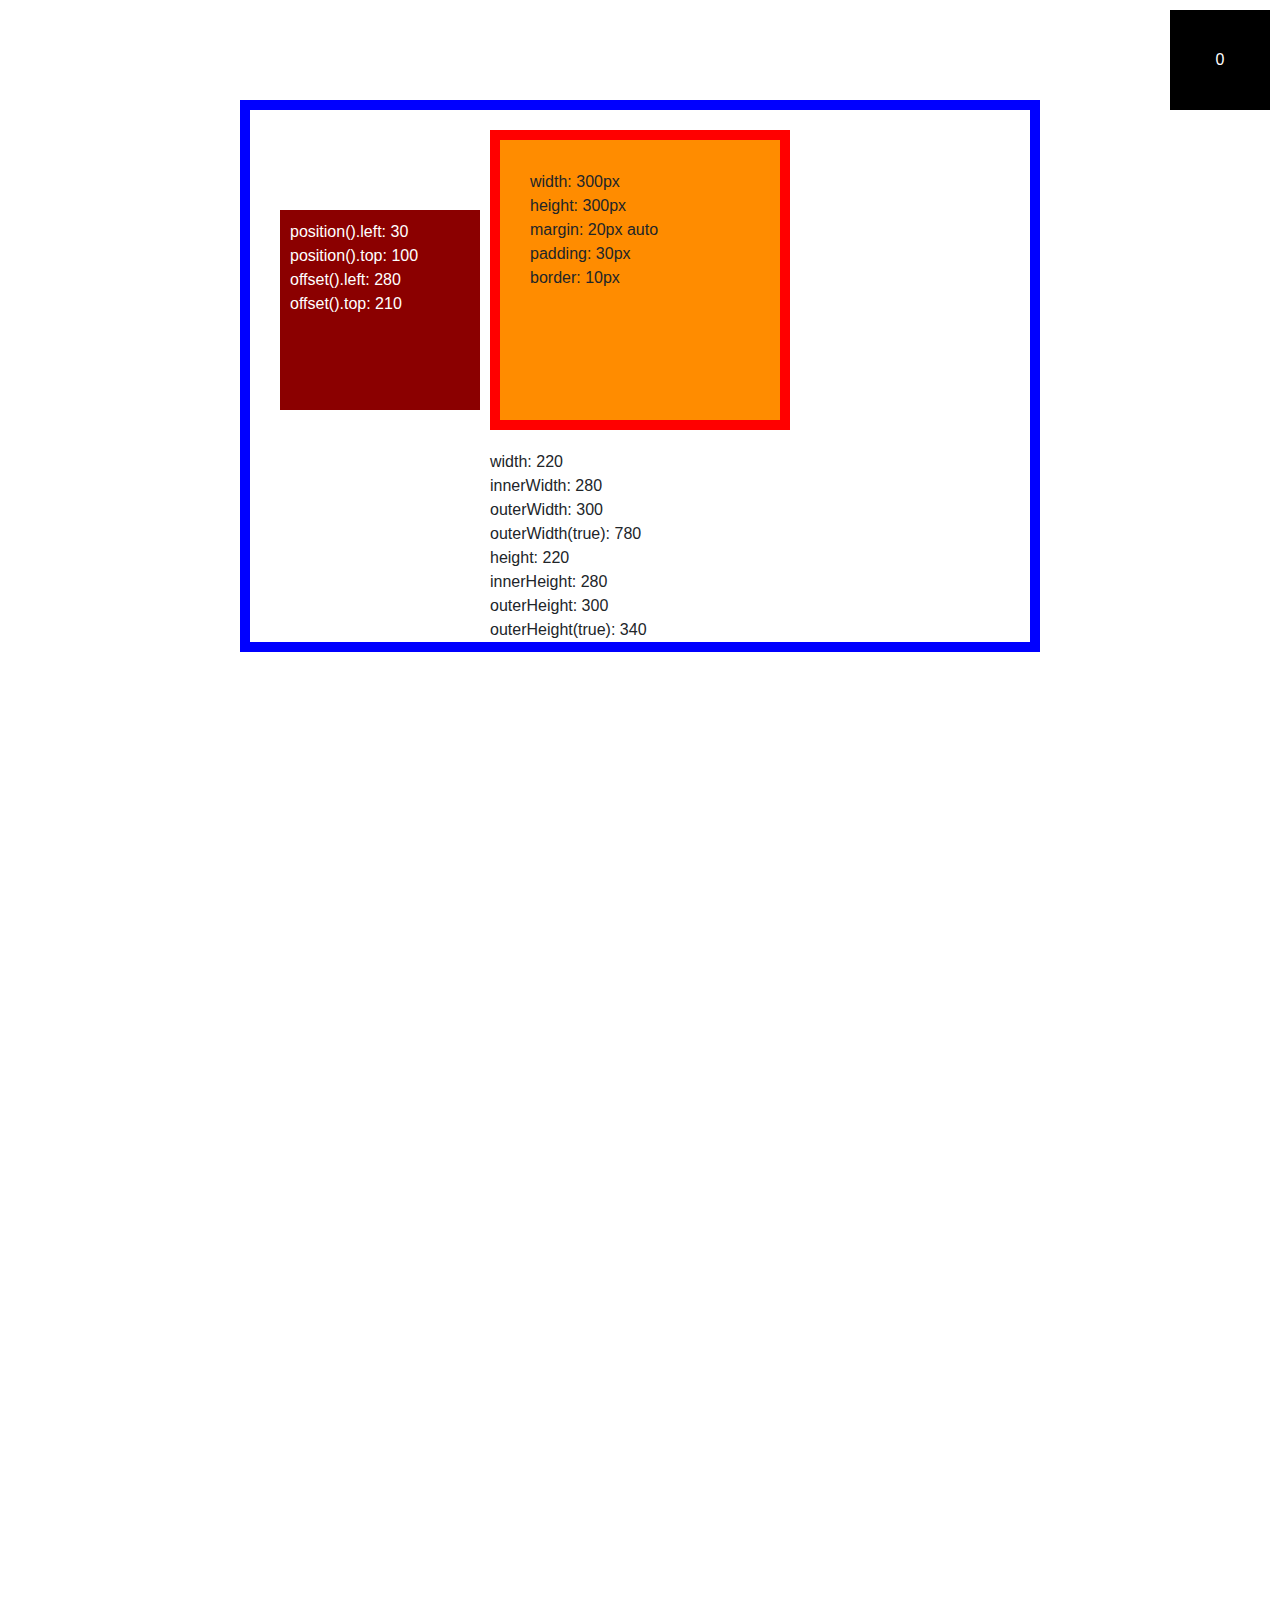
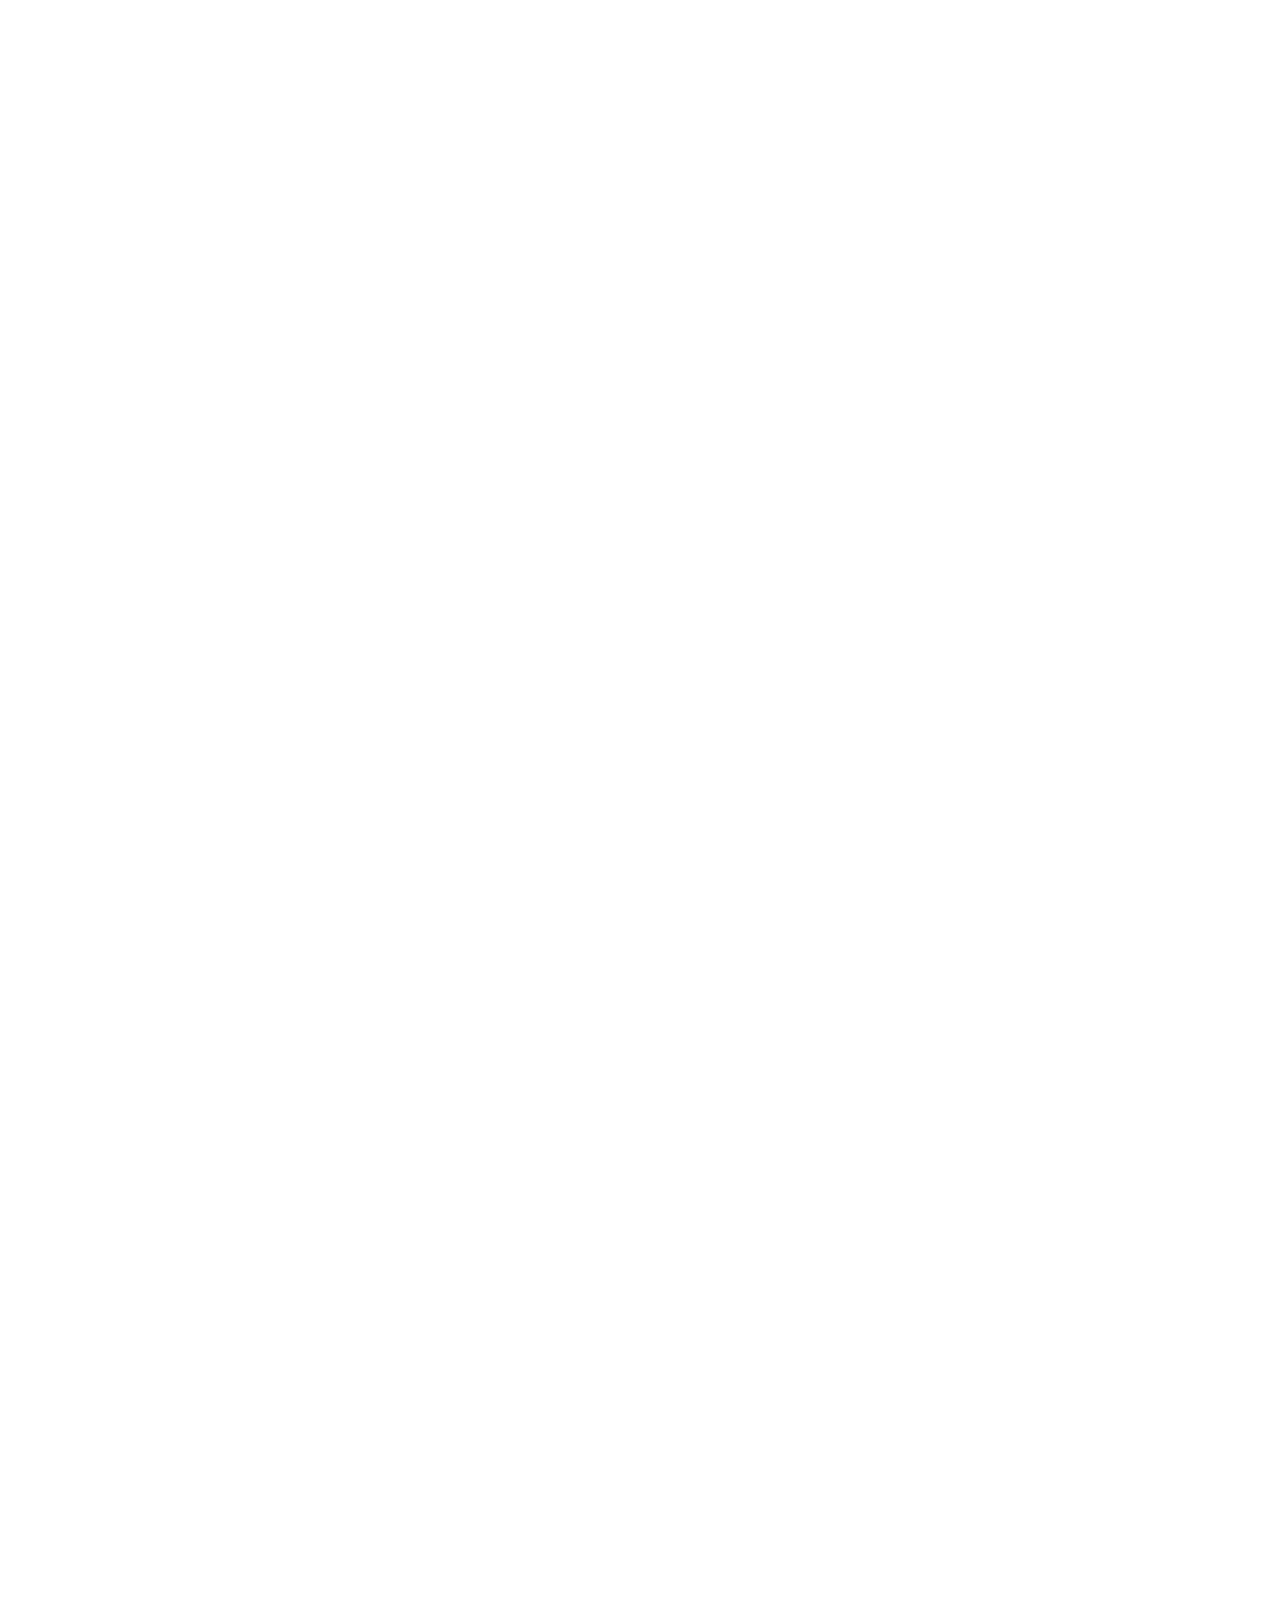
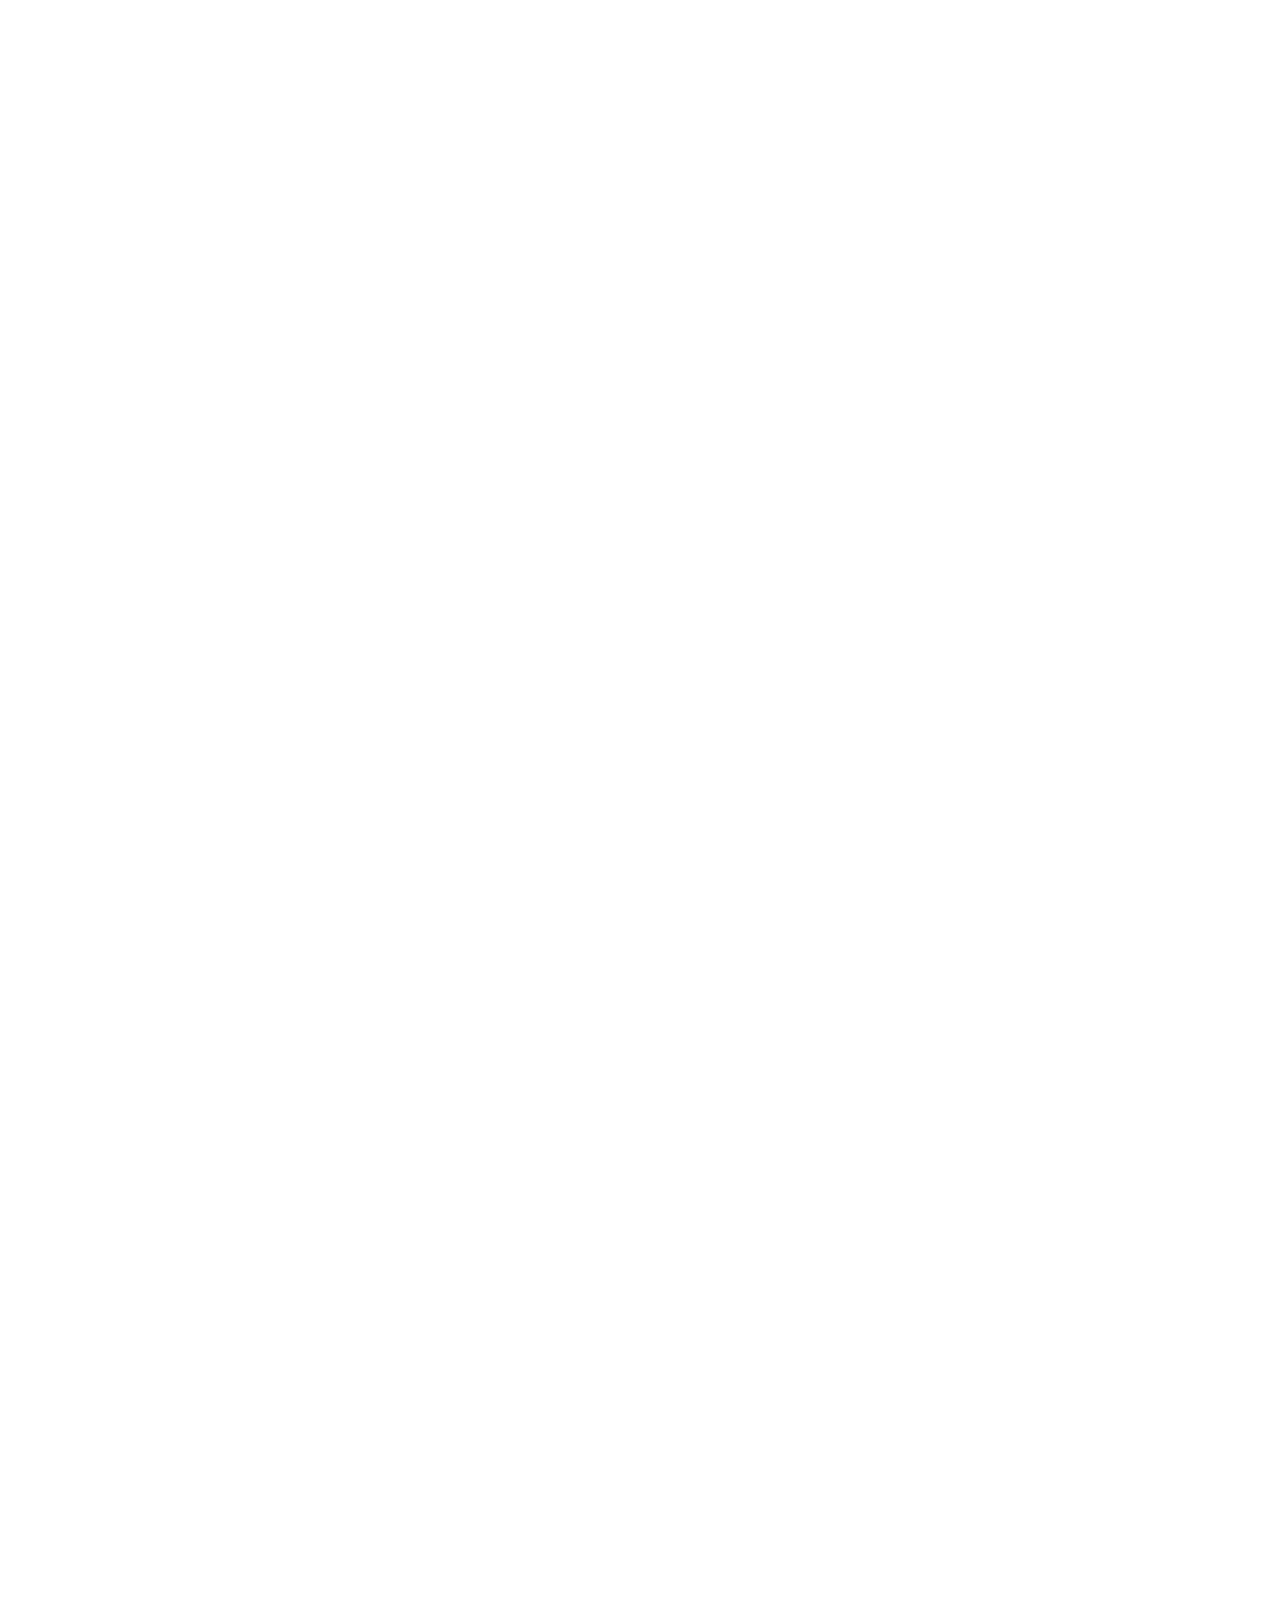
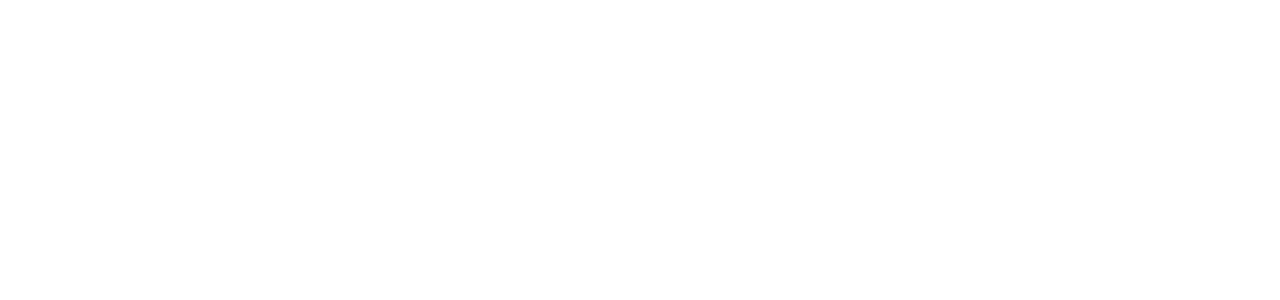
<file: public/html/08.dimension.html>
<!DOCTYPE html>
<html lang="ko">
<head>
	<meta charset="UTF-8">
	<meta name="viewport" content="width=device-width, initial-scale=1.0">
	<title>크기/위치를 알아보자</title>
	<link rel="stylesheet" href="../css/bootstrap.min.css">
	<style>
		body {height: 5000px;}
		.wrapper {max-width: 800px; margin: auto; border: 10px solid blue; margin-top: 100px; position: relative;}
		.box {width: 300px; height: 300px; margin: 20px auto; padding: 30px; border: 10px solid red; background-color: darkorange;}
		.stage {margin: auto; max-width: 300px;}
		.box2 {background-color: darkred; position: absolute; top: 100px; left: 30px; width: 200px; height: 200px; color: #fff; padding: 10px;}
		.box3 {width: 100px; height: 100px; background-color: black; color: #fff; top: 10px; right: 10px; position: fixed; display: flex; justify-content: center; align-items: center;}
	</style>
	<script src="../js/jquery-3.5.1.min.js"></script>
</head>
<body>
	<div class="wrapper">
		<div class="box">
			width: 300px <br>
			height: 300px <br>
			margin: 20px auto <br>
			padding: 30px <br>
			border: 10px <br>
		</div>
		<div class="stage">

		</div>
		<div class="box2"></div>
		<div class="box3"></div>
	</div>
	<script>
		// innerWidth() / innerWidth(200)
		// offset().top / offset({top: 30})
		
		var html  = ' width: ' + $(".box").width();
		html += ' <br> innerWidth: ' + $(".box").innerWidth();
		html += ' <br> outerWidth: ' + $(".box").outerWidth();
		html += ' <br> outerWidth(true): ' + $(".box").outerWidth(true);
		html += ' <br> height: ' + $(".box").height();
		html += ' <br> innerHeight: ' + $(".box").innerHeight();
		html += ' <br> outerHeight: ' + $(".box").outerHeight();
		html += ' <br> outerHeight(true): ' + $(".box").outerHeight(true);
		$(".stage").html(html);

		html  = 'position().left: ' + $(".box2").position().left;
		html += '<br>position().top: ' + $(".box2").position().top;
		html += '<br>offset().left: ' + $(".box2").offset().left;
		html += '<br>offset().top: ' + $(".box2").offset().top;
		$(".box2").html(html);

		$(window).scroll(onScroll).trigger("scroll");
		function onScroll(e) {
			console.log(e);
			$(".box3").html($(this).scrollTop());
		}
	</script>
</body>
</html>
</file>
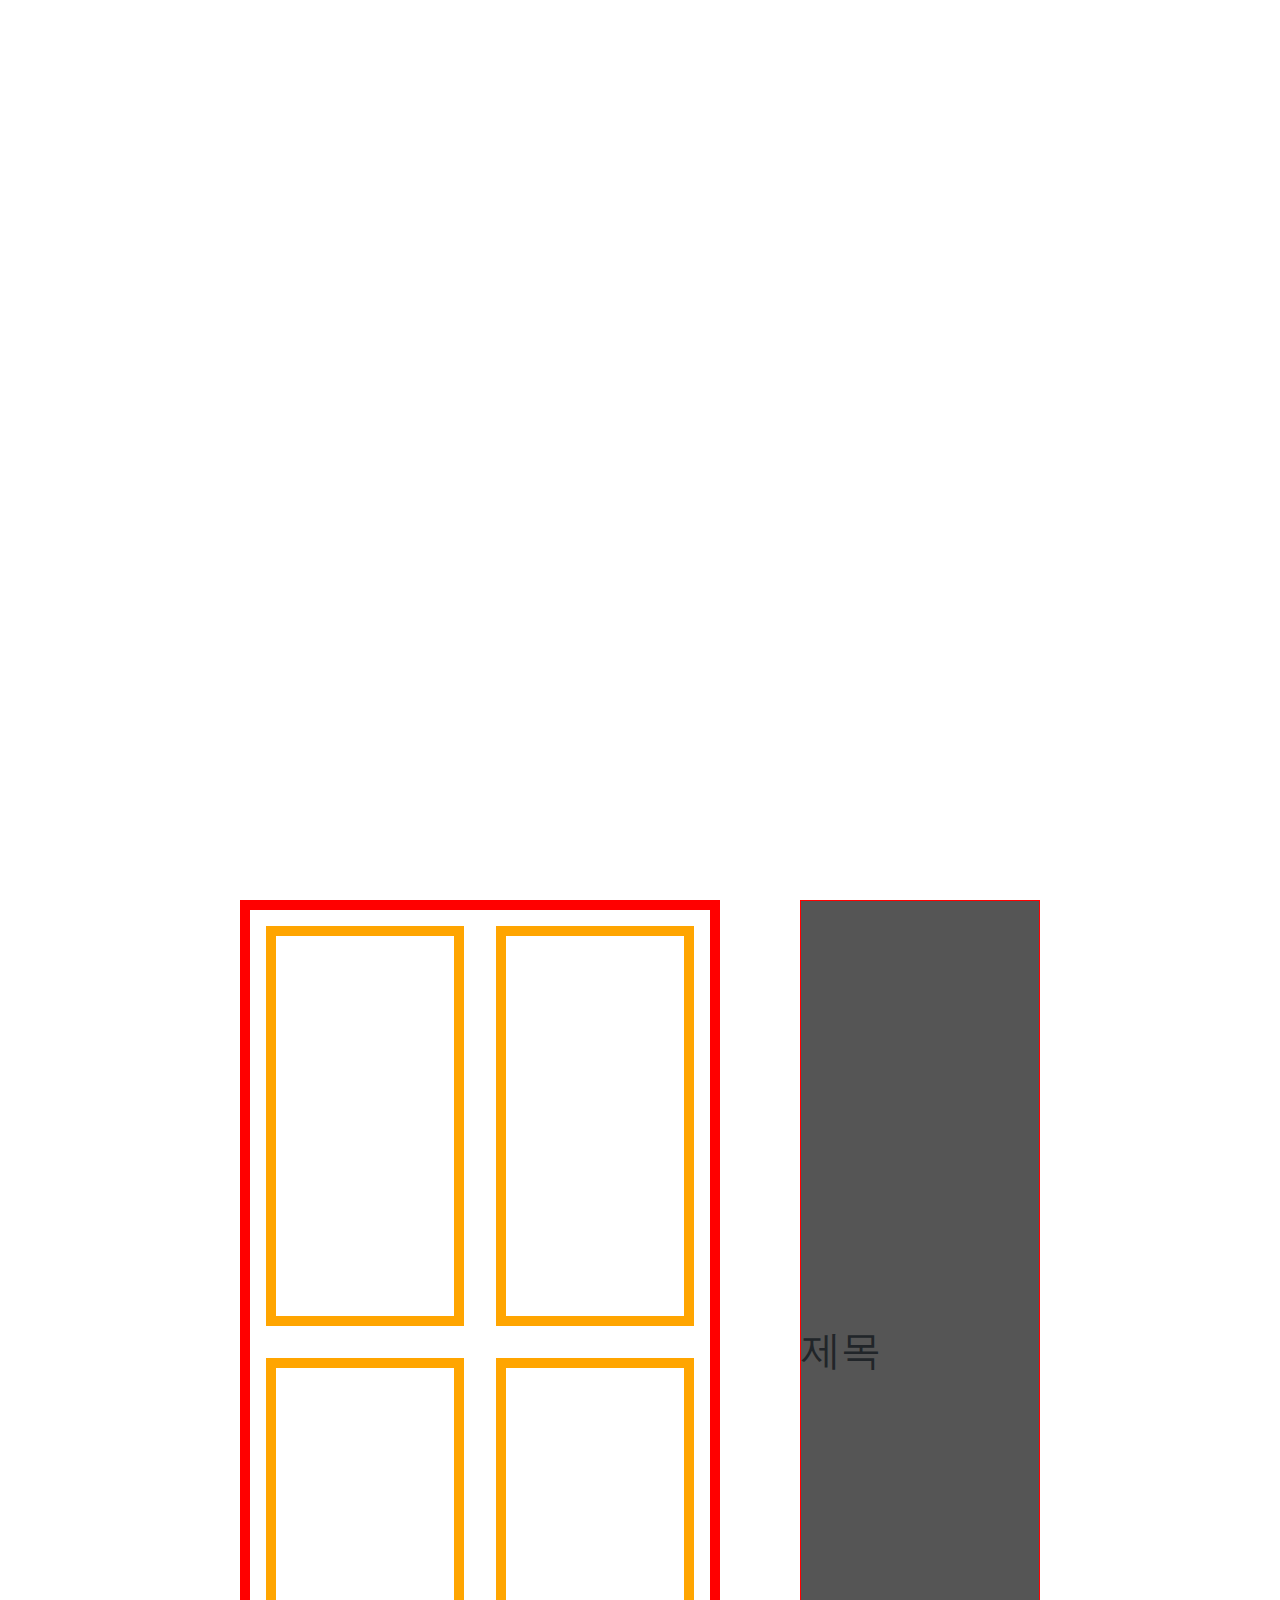
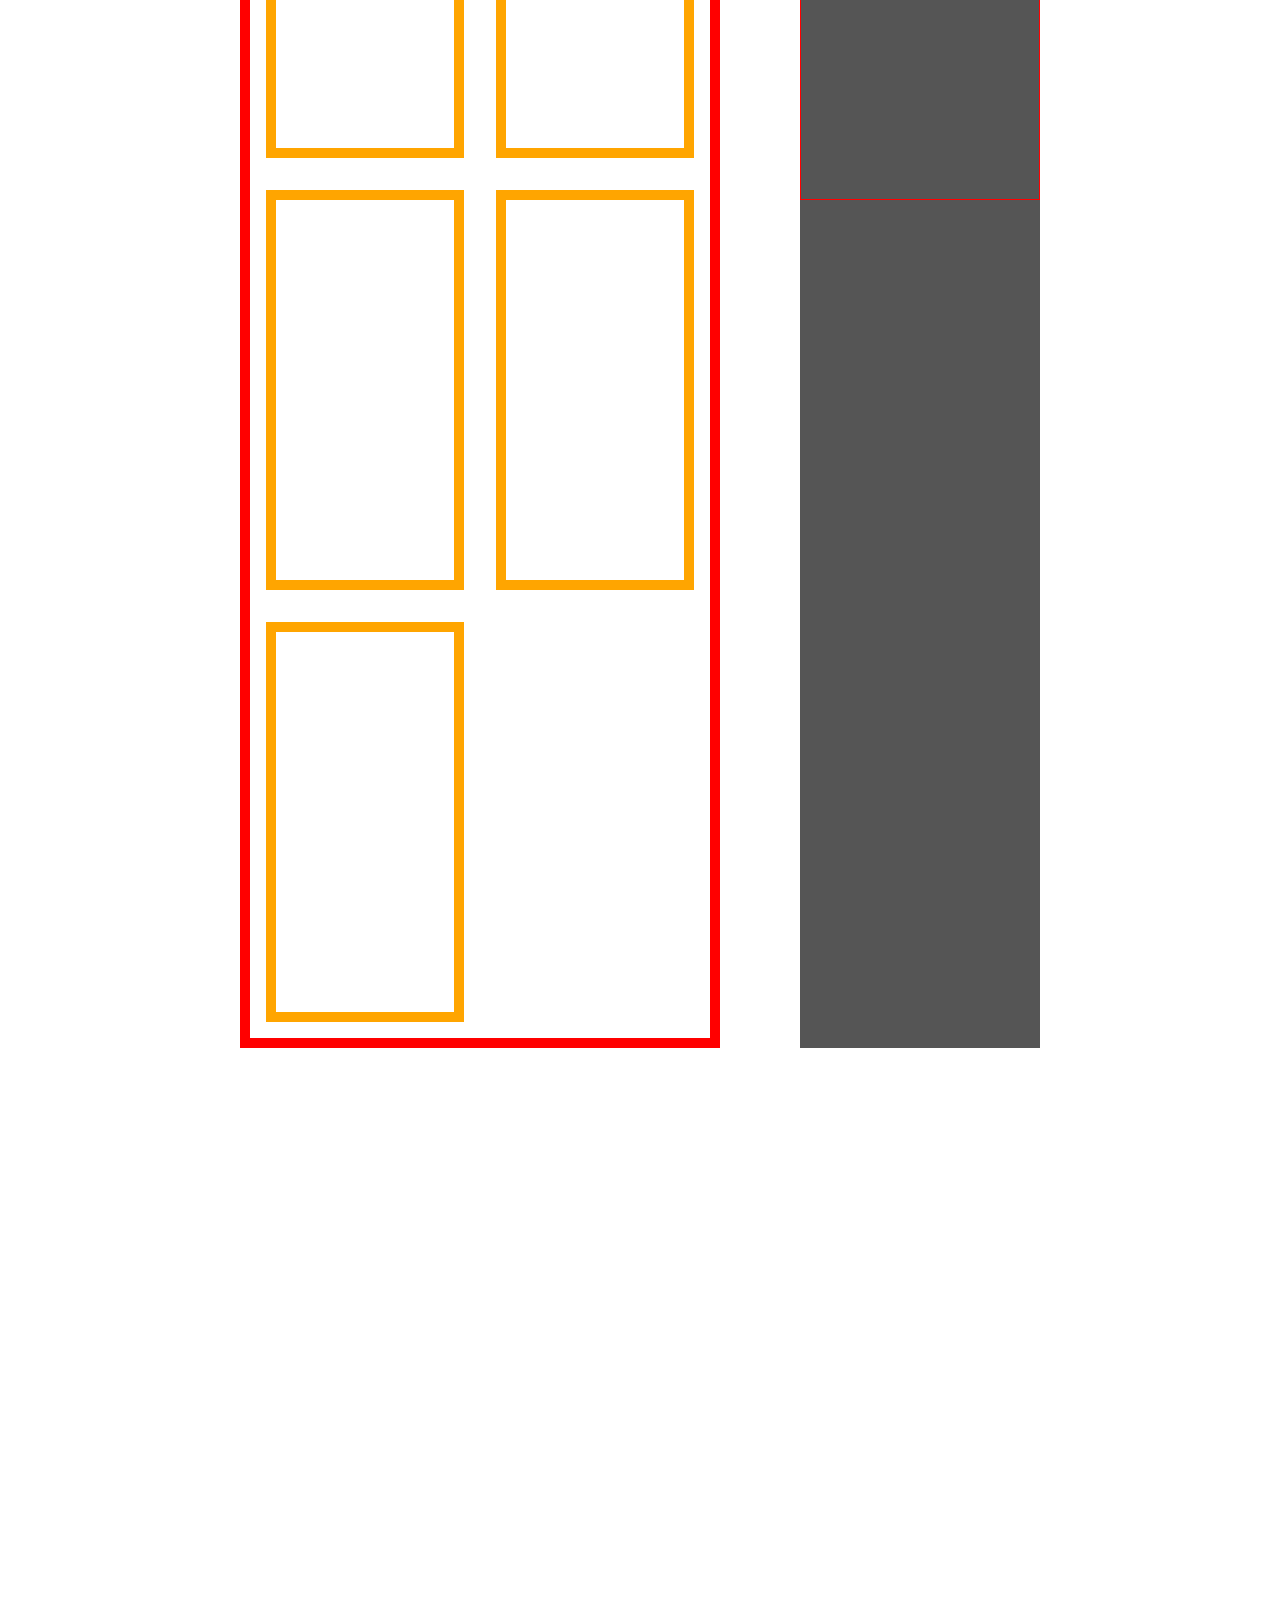
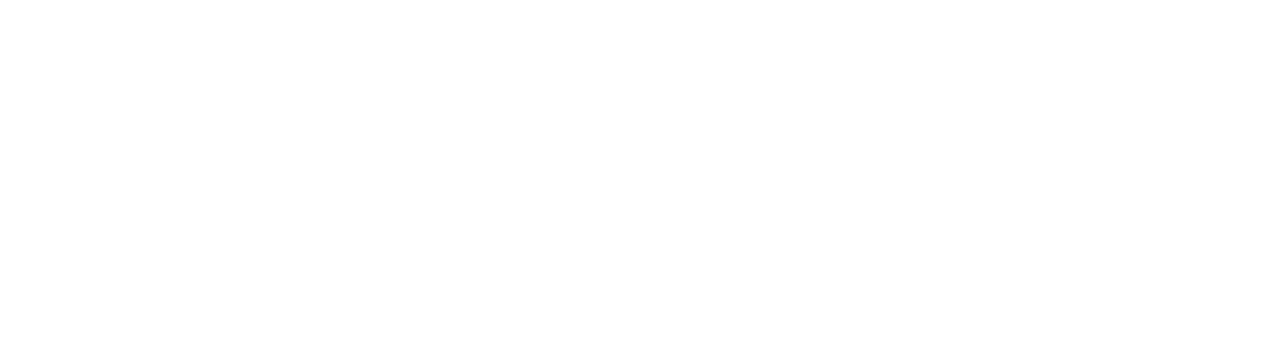
<file: public/html/09.sticky.html>
<!DOCTYPE html>
<html lang="ko">
<head>
	<meta charset="UTF-8">
	<meta name="viewport" content="width=device-width, initial-scale=1.0">
	<title>Sticky 구현</title>
	<link rel="stylesheet" href="../css/bootstrap.min.css">
	<style>
		.wrapper {margin: auto; max-width: 800px;}
		.page {height: 100vh;}
		.page.prd-wrapper {height: auto; display: flex; justify-content: space-between;}
		.prd-wrap {border: 10px solid red; flex: 60% 0 0; display: flex; flex-wrap: wrap;}
		.prd-title {background-color: #555; flex: 30% 0 0; display: flex;}
		.box {flex: calc(50% - 32px) 0 0; height: 400px; margin: 16px; border: 10px solid orange;}
		.prd-title .title {width: 100%; height: 100vh; display: flex; align-items: center; border: 1px solid red; top: 0;}
	</style>
	<script src="../js/jquery-3.5.1.min.js"></script>
</head>
<body>
	<div class="wrapper">
		<section class="page"></section>
		<section class="page prd-wrapper">
			<div class="prd-wrap">
				<div class="box"></div>
				<div class="box"></div>
				<div class="box"></div>
				<div class="box"></div>
				<div class="box"></div>
				<div class="box"></div>
				<div class="box"></div>
			</div>
			<div class="prd-title">
				<h1 class="title">제목</h1>
			</div>
		</section>
		<section class="page"></section>
	</div>
	<script>
		var winSct;	// $(window).scrollTop(); 	-> scroll()
		var winWid;	// $(window).outerWidth();	-> resize()
		var winHei;	// $(window).outerHeight();	-> resize()
		var pageTop = [];
		var titleLt;
		var titleWid;
		$(window).resize(onResize).trigger("resize");
		$(window).scroll(onScroll).trigger("scroll");
		function onResize(e) {
			winWid = $(this).outerWidth();
			winHei = $(this).outerHeight();
			onPageSet();
			console.log(winWid, winHei, winSct, pageTop);
		}
		function onScroll(e) {
			winSct = $(this).scrollTop();
			console.log(winWid, winHei, winSct, pageTop);
			if(winSct < pageTop[1]) {
				$(".prd-title").css({"align-items": "flex-start"});
				$(".prd-title .title").css({"position": "static"});
			}
			else if(winSct >= pageTop[1] && winSct < pageTop[2] - winHei) {
				$(".prd-title .title").css({"position": "fixed", "width": titleWid+"px"});
			}
			else {
				$(".prd-title").css({"align-items": "flex-end"});
				$(".prd-title .title").css({"position": "static"});
			}
		}
		function onPageSet() {
			for(var i=0; i<$(".page").length; i++) {
				pageTop[i] = $(".page").eq(i).offset().top;
			}
			titleWid = $(".prd-title").outerWidth();
		}
	</script>
</body>
</html>
</file>
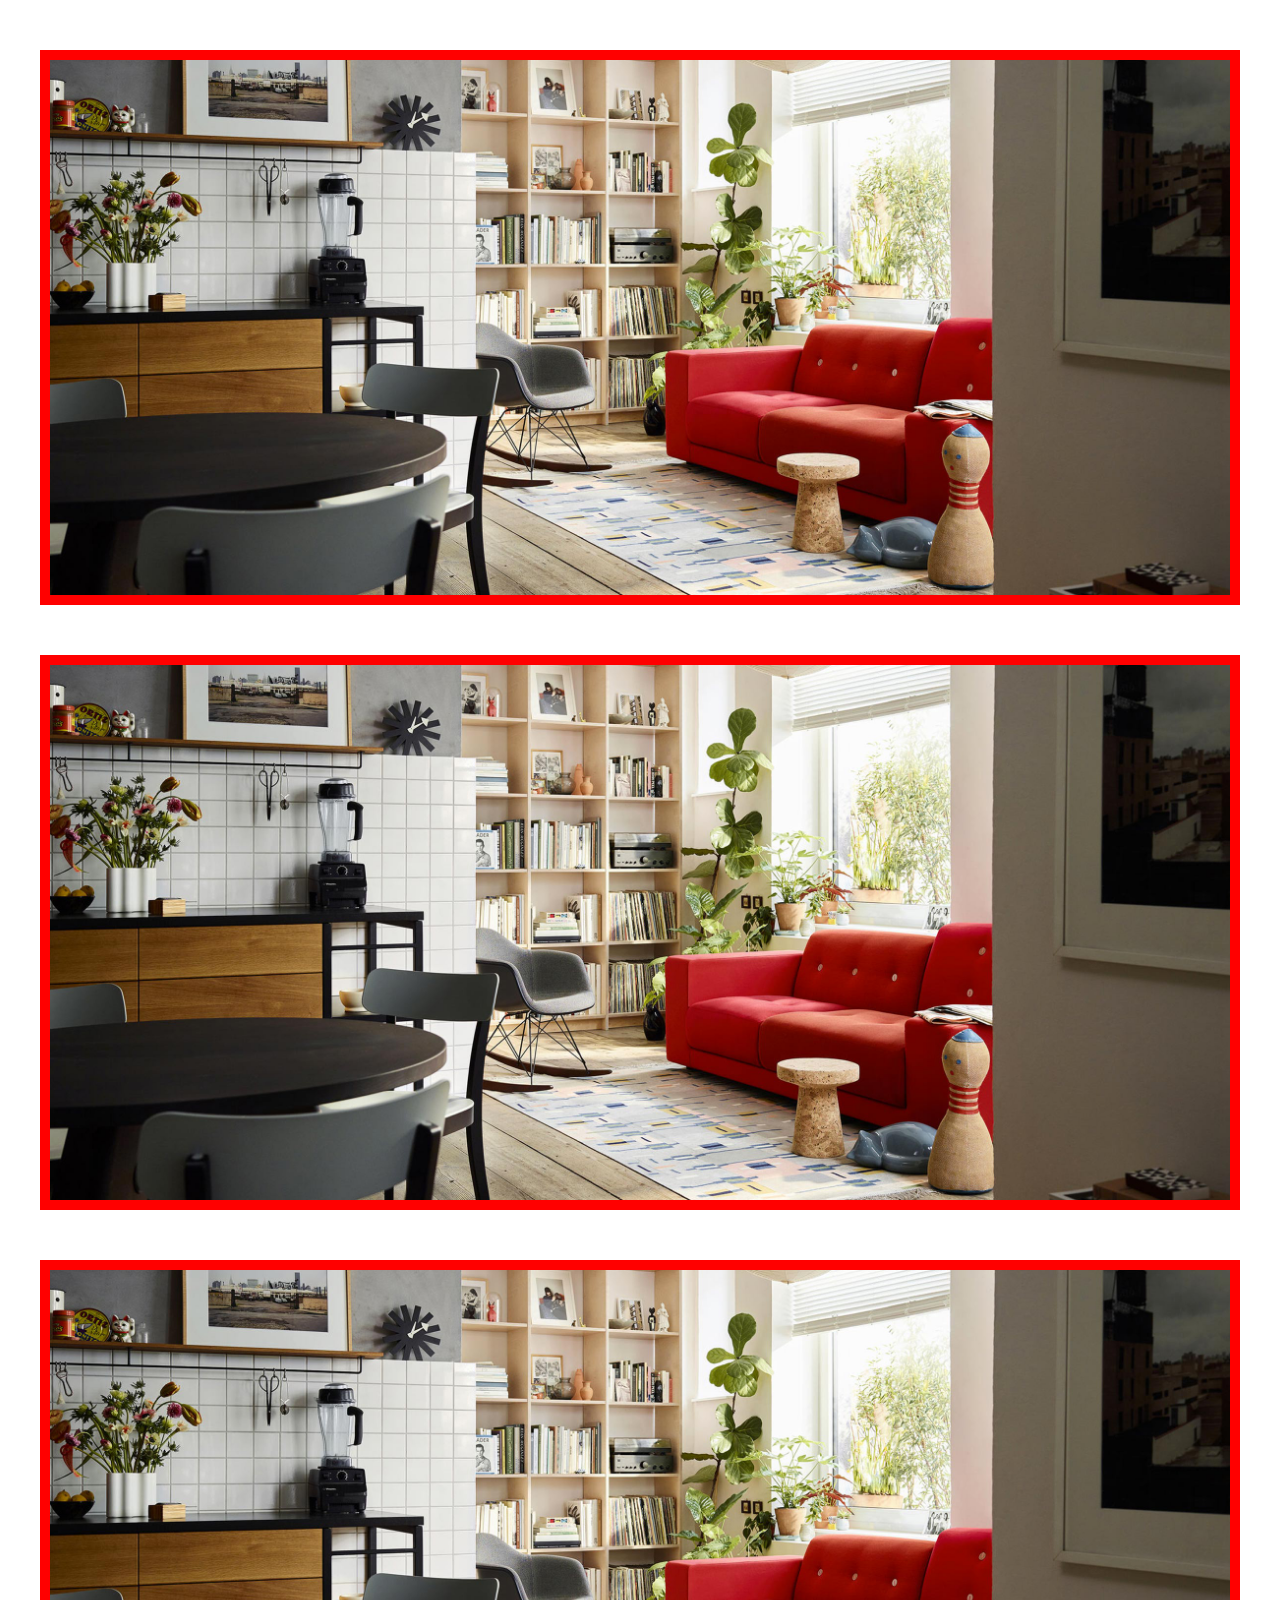
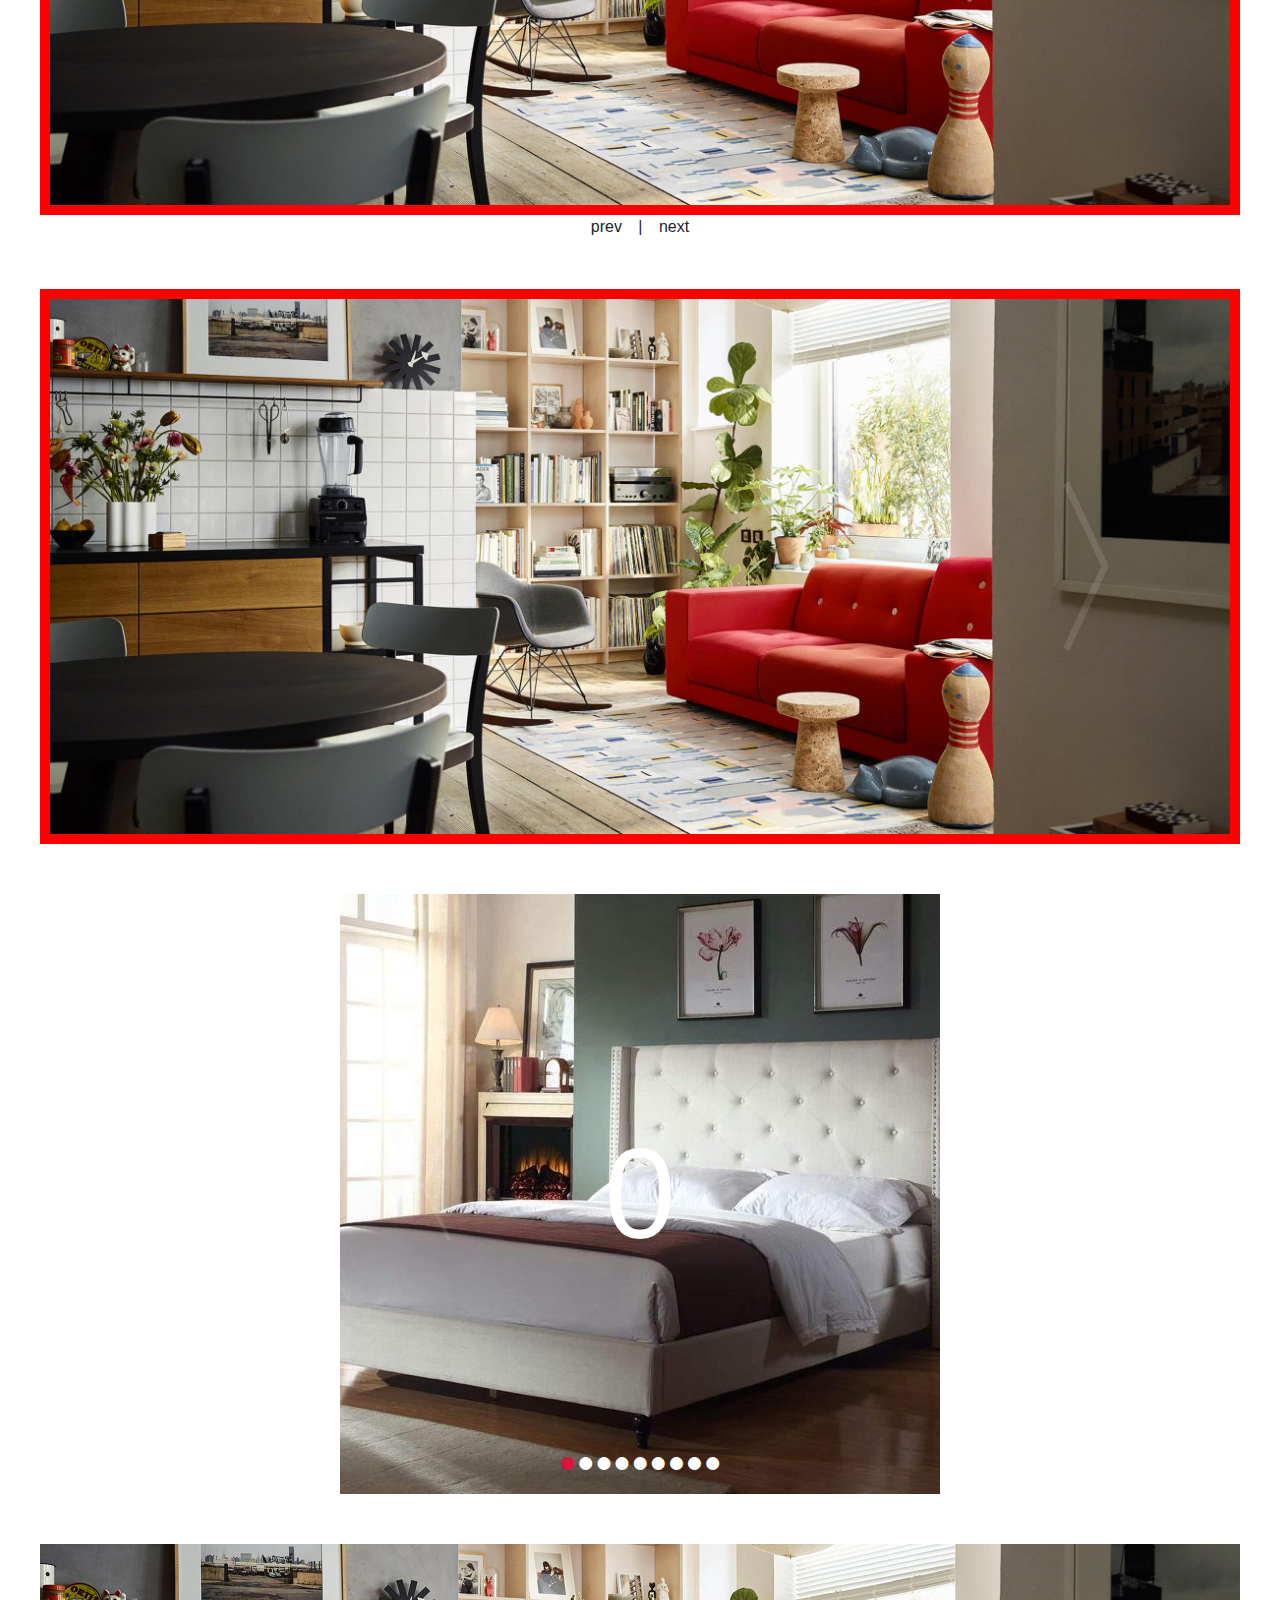
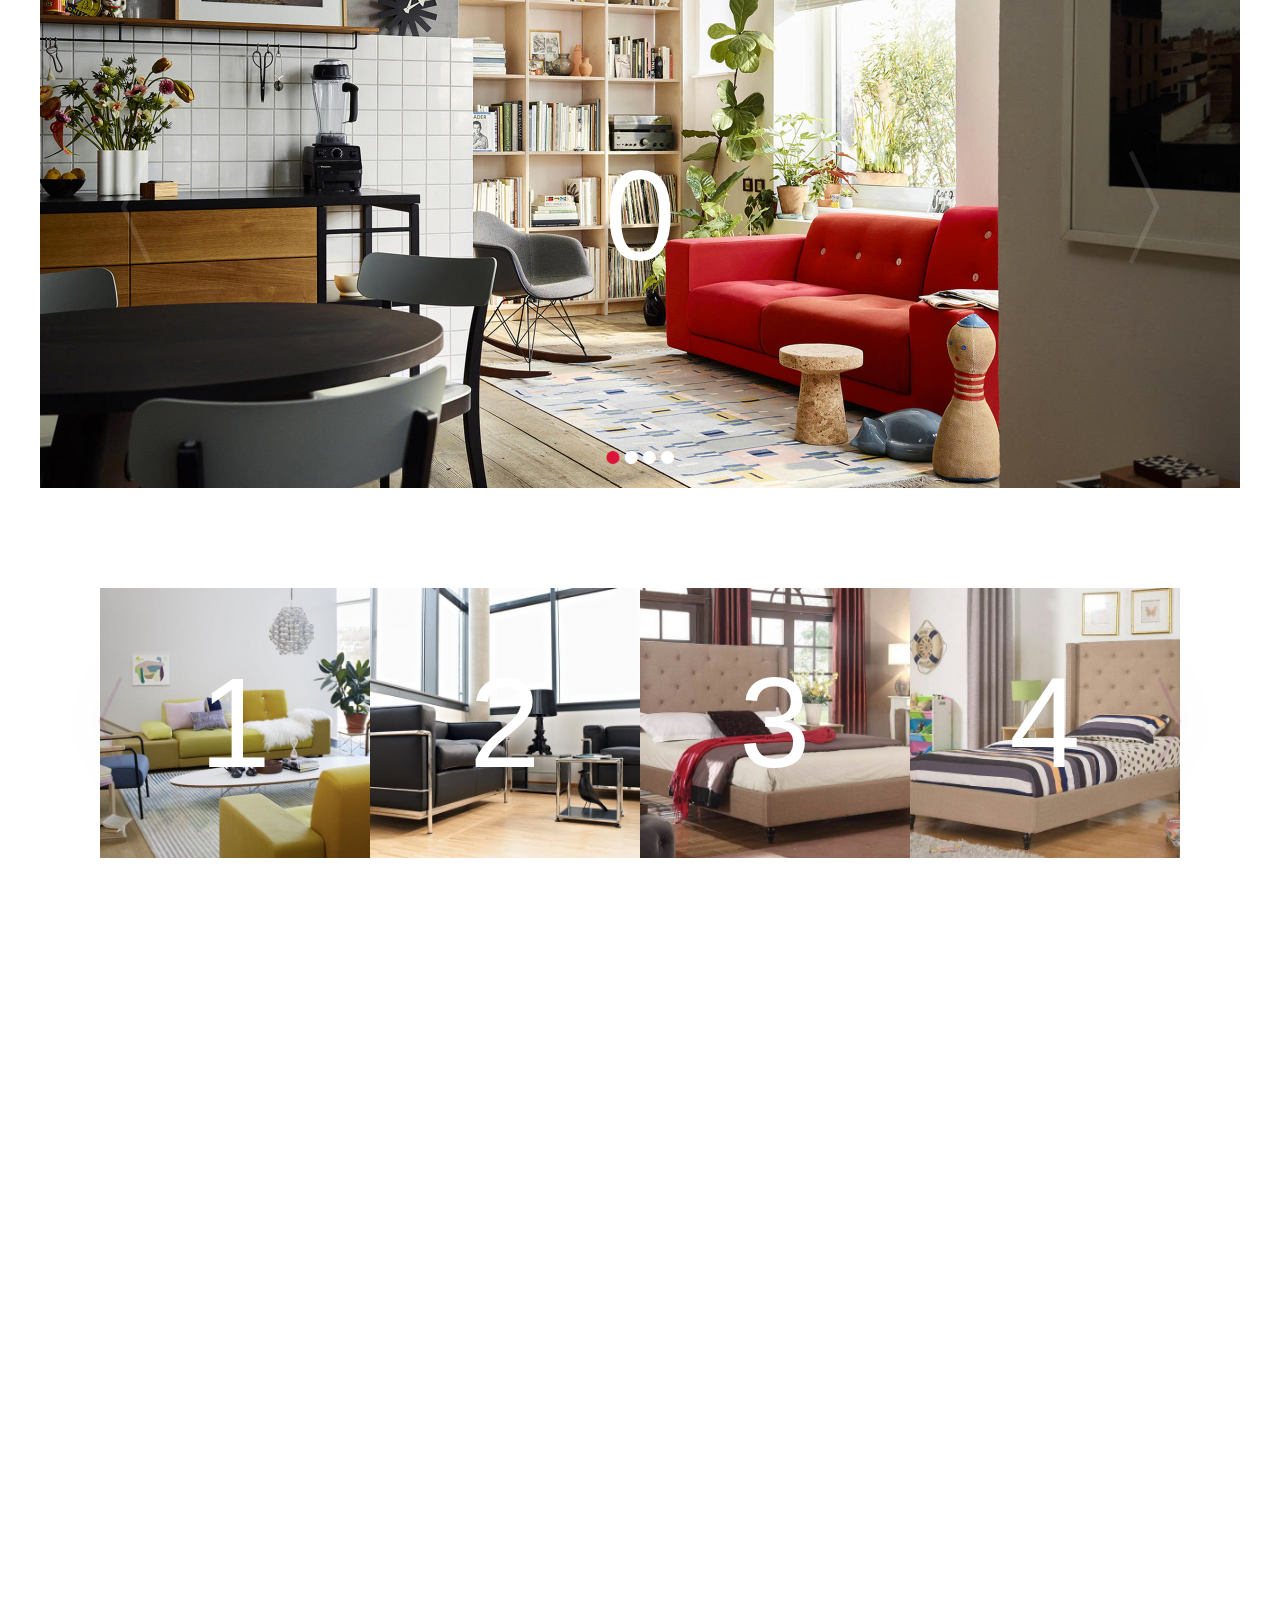
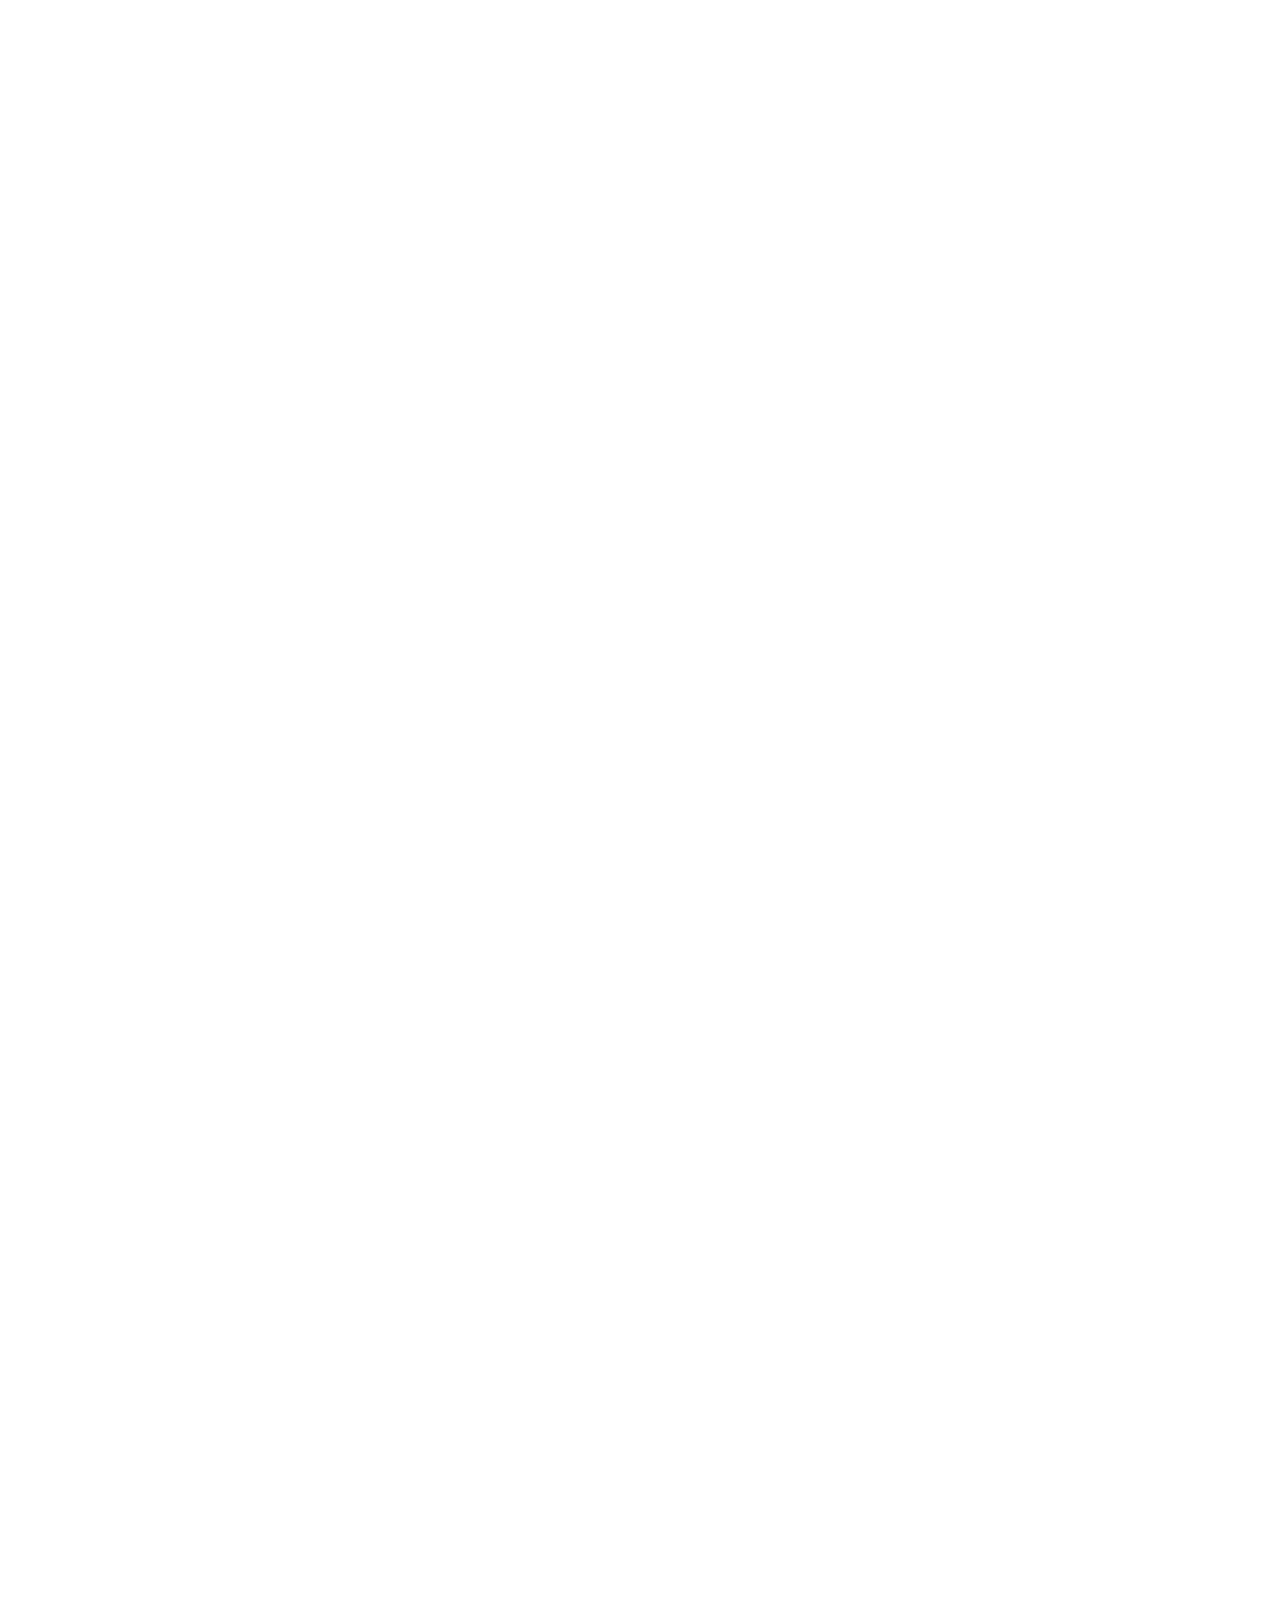
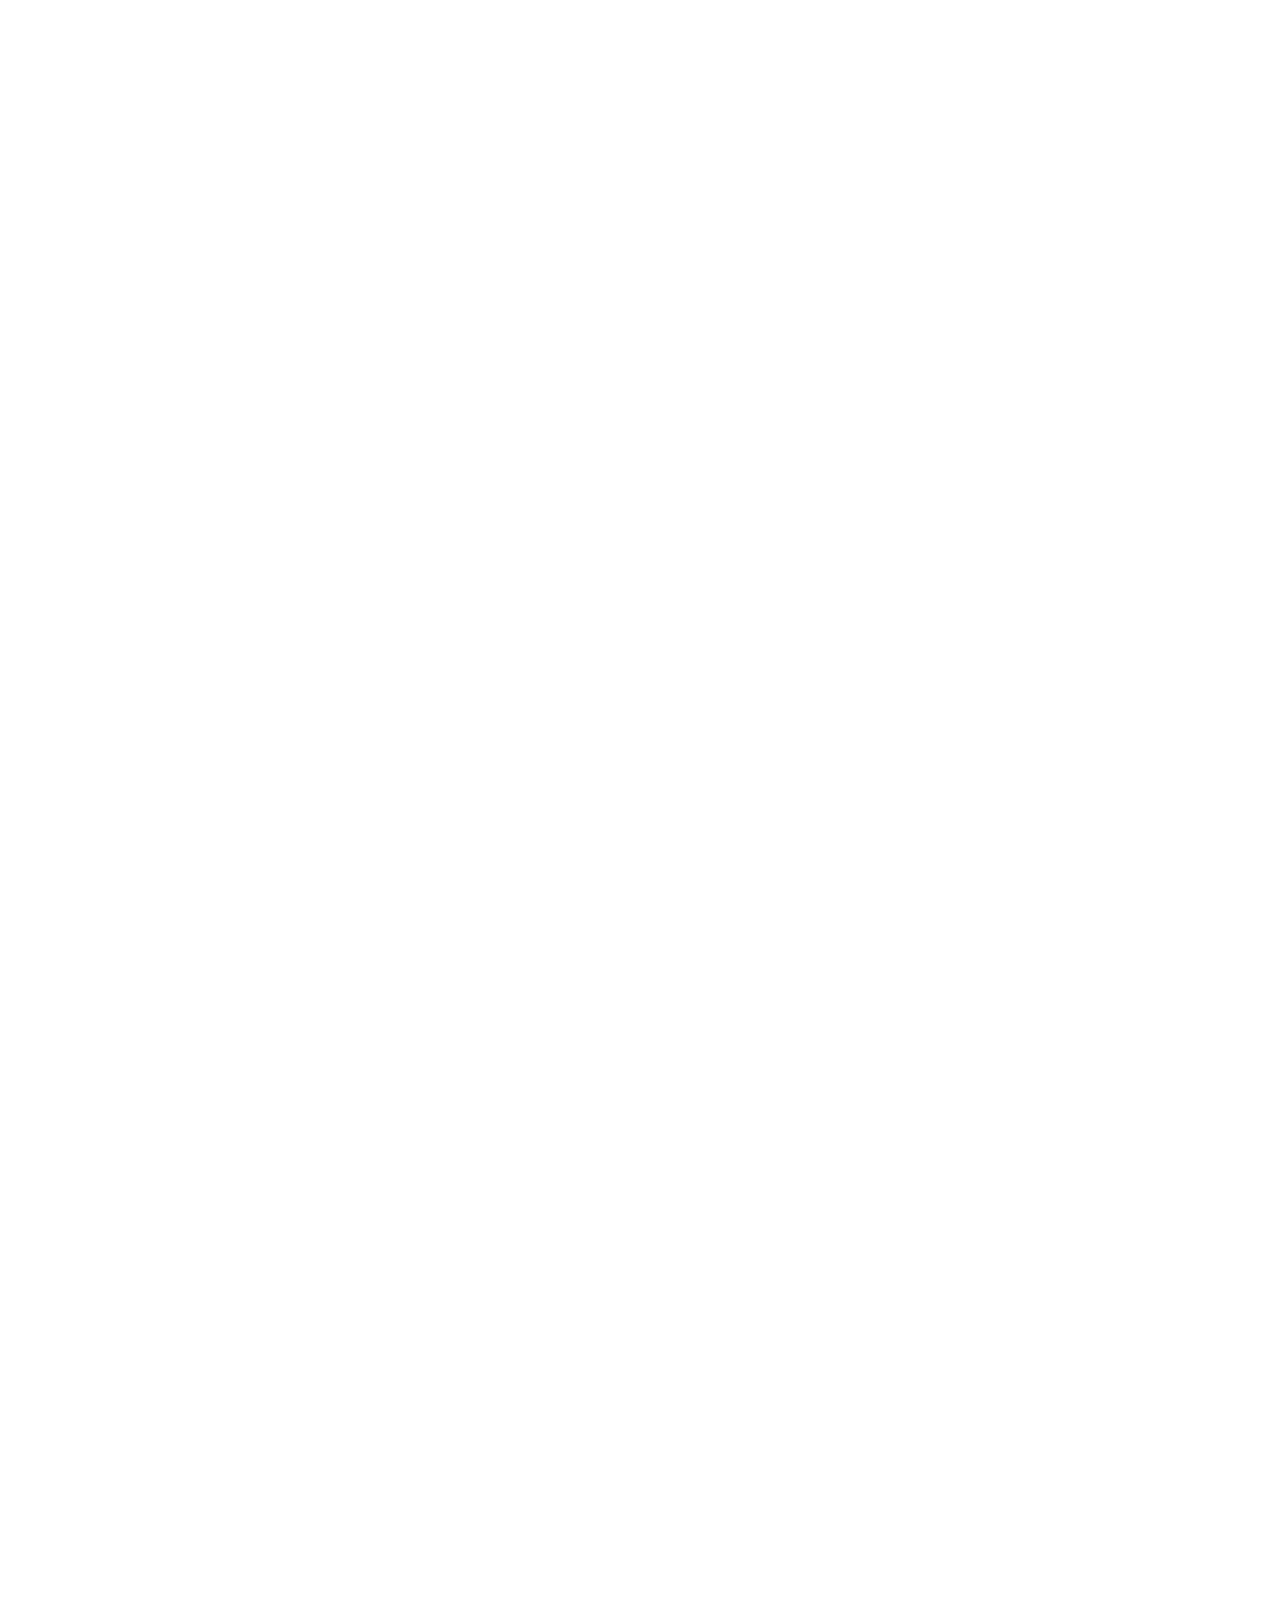
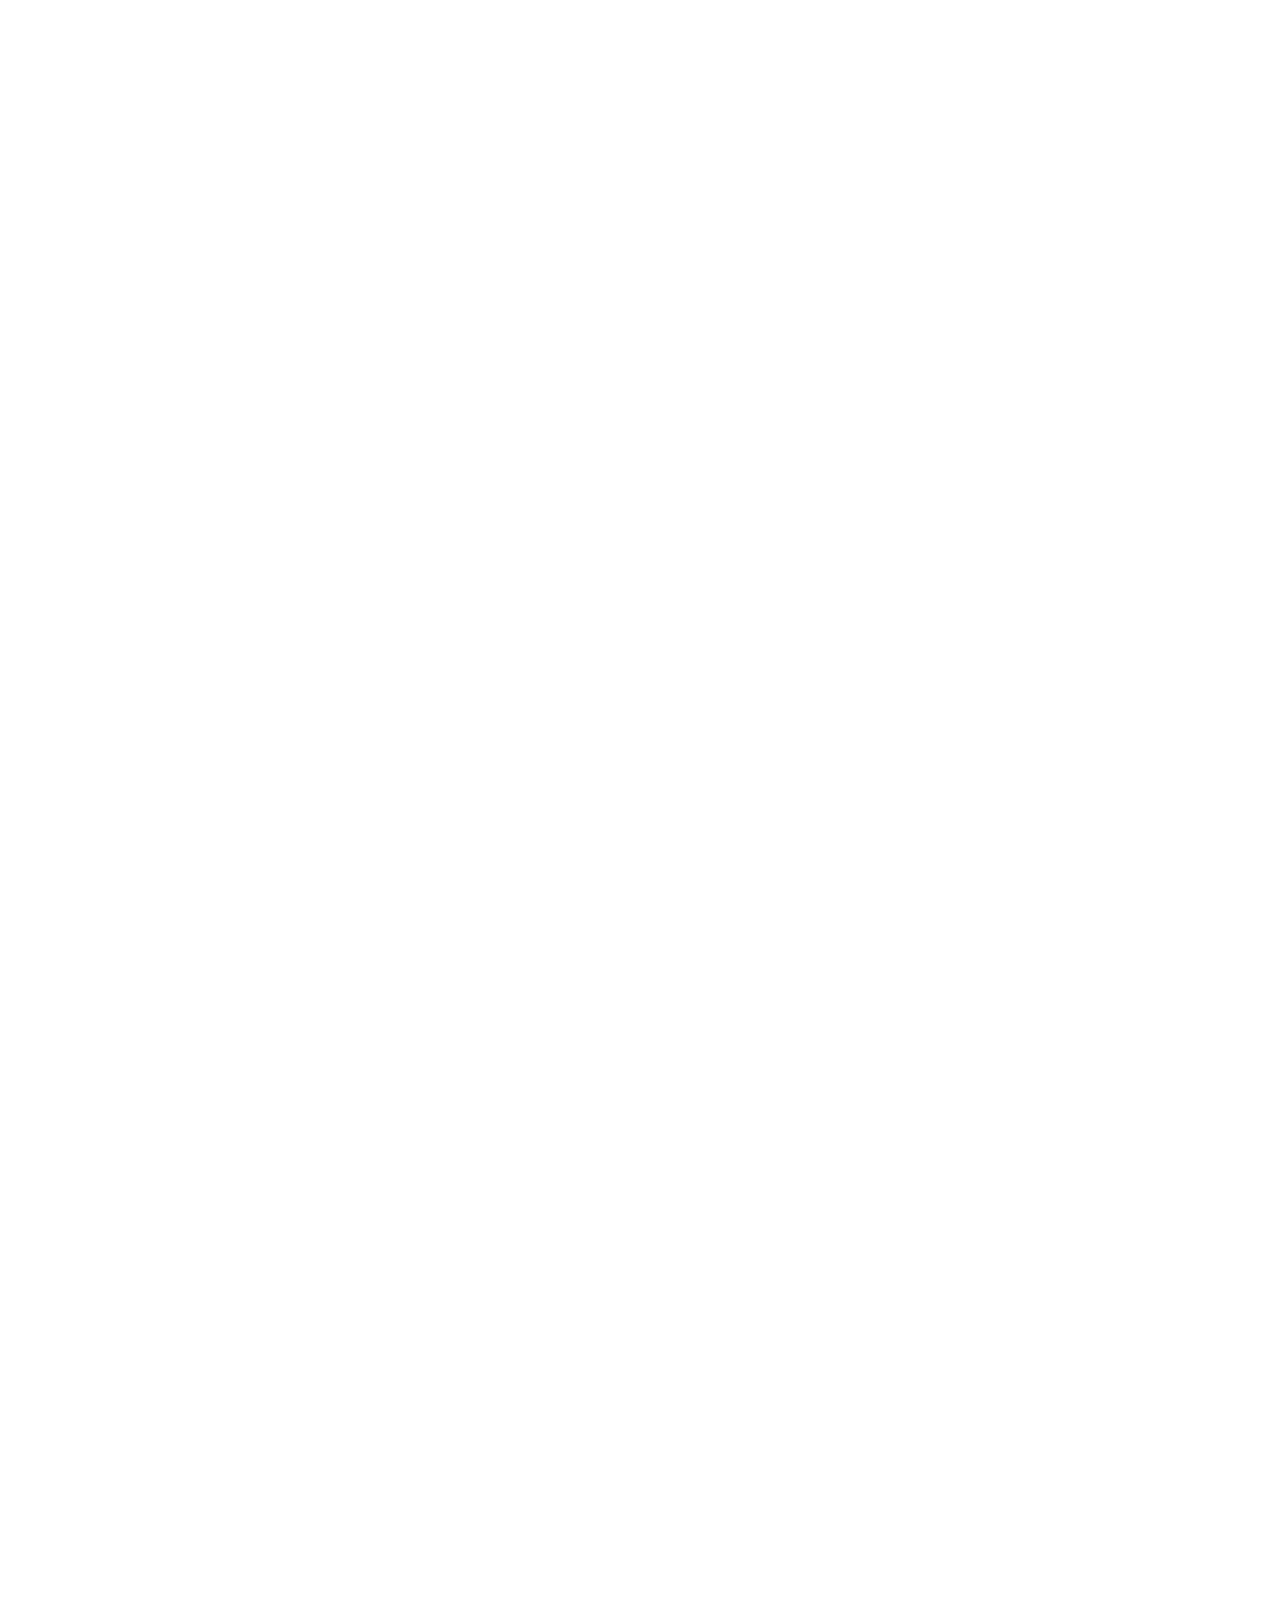
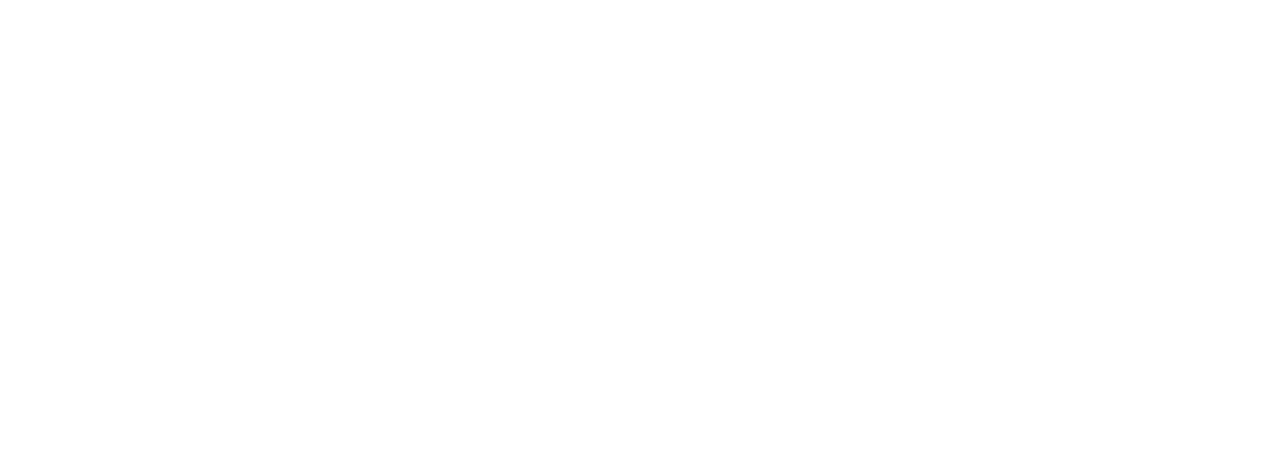
<file: public/html/10.slide.html>
<!DOCTYPE html>
<html lang="ko">
<head>
	<meta charset="UTF-8">
	<meta name="viewport" content="width=device-width, initial-scale=1.0">
	<title>Slide</title>
	<link rel="stylesheet" href="../css/bootstrap.min.css">
	<link rel="stylesheet" href="../css/base.css">
	<link rel="stylesheet" href="../css/10.slide.css">
	<script src="../js/jquery-3.5.1.min.js"></script>
	<script src="../js/imagesloaded.pkgd.min.js"></script>
</head>
<body>

	<!-- slide 1 - 시험장 -->
	<div class="wrapper wrapper1">
		<div class="stage">
			<div class="slide-wrap">
				<div class="slide">
					<img src="../img/slide-0.jpg" class="w-100">
				</div>
				<div class="slide">
					<img src="../img/slide-1.jpg" class="w-100">
				</div>
				<div class="slide">
					<img src="../img/slide-2.jpg" class="w-100">
				</div>
				<div class="slide">
					<img src="../img/slide-3.jpg" class="w-100">
				</div>
			</div>
		</div>
	</div>
	<!--// slide 1 -->

	<!-- slide 2 - 무한루프 -->
	<div class="wrapper wrapper2">
		<div class="stage">
			<div class="slide-wrap">
				<div class="slide">
					<img src="../img/slide-0.jpg" class="w-100">
				</div>
				<div class="slide">
					<img src="../img/slide-1.jpg" class="w-100">
				</div>
				<div class="slide">
					<img src="../img/slide-2.jpg" class="w-100">
				</div>
				<div class="slide">
					<img src="../img/slide-3.jpg" class="w-100">
				</div>
				<div class="slide">
					<img src="../img/slide-0.jpg" class="w-100">
				</div>
			</div>
		</div>
	</div>
	<!--// slide 2 -->

	<!-- slide 3 - 시험장 prev, next -->
	<div class="wrapper wrapper3">
		<div class="stage">
			<div class="slide-wrap">
				<div class="slide">
					<img src="../img/slide-0.jpg" class="w-100">
				</div>
				<div class="slide">
					<img src="../img/slide-1.jpg" class="w-100">
				</div>
				<div class="slide">
					<img src="../img/slide-2.jpg" class="w-100">
				</div>
				<div class="slide">
					<img src="../img/slide-3.jpg" class="w-100">
				</div>
			</div>
		</div>
		<div class="pager-wrap text-center">
			<span class="btn-prev">prev</span>
			<span class="divide" style="padding: 0 12px;">|</span>
			<span class="btn-next">next</span>
		</div>
	</div>
	<!--// slide 3 -->

	<!-- slide 4 - 화살표 prev, next -->
	<div class="wrapper wrapper4">
		<div class="stage">
			<div class="slide-wrap">
				<div class="slide">
					<img src="../img/slide-0.jpg" class="w-100">
				</div>
				<div class="slide">
					<img src="../img/slide-1.jpg" class="w-100">
				</div>
				<div class="slide">
					<img src="../img/slide-2.jpg" class="w-100">
				</div>
				<div class="slide">
					<img src="../img/slide-3.jpg" class="w-100">
				</div>
			</div>
			<div class="btn-prev">〈</div>
			<div class="btn-next">〉</div>
		</div>
	</div>
	<!--// slide 4 -->

	<!-- slide 5 - 생성, prev/next, interval -->
	<div class="wrapper wrapper5">
		<div class="stage">
			<div class="slide-wrap">
				<!-- .slide가 생성 -->
			</div>
			<div class="btn-prev">〈</div>
			<div class="btn-next">〉</div>
			<div class="pager-wrap"></div>
		</div>
	</div>
	<!--// slide 5 -->

	<!-- slide 6 - 생성, prev/next, interval, fade-type -->
	<div class="wrapper wrapper6">
		<div class="stage">
			<div class="slide-wrap">
				<!-- .slide가 생성 -->
			</div>
			<div class="btn-prev">〈</div>
			<div class="btn-next">〉</div>
			<div class="pager-wrap"></div>
		</div>
	</div>
	<!--// slide 6 -->

	<!-- slide 7 - 생성, prev/next, interval, fade-type, css Animation -->
	<div class="wrapper wrapper7">
		<div class="stage">
			<div class="slide-wrap">
				<!-- .slide가 생성 -->
			</div>
			<div class="btn-prev">〈</div>
			<div class="btn-next">〉</div>
			<div class="pager-wrap"></div>
		</div>
	</div>
	<!--// slide 7 -->

	<!-- slide 8 - 생성, prev/next, interval, 한개씩 슬라이드 -->
	<div class="wrapper wrapper8">
		<div class="stage">
			<div class="slide-wrap">
				<!-- .slide가 생성 -->
				<div class="slide"><img src="../img/lx-2-0.jpg" class="w-100"><h1>0</h1></div>
				<div class="slide"><img src="../img/lx-2-1.jpg" class="w-100"><h1>1</h1></div>
				<div class="slide"><img src="../img/lx-2-2.jpg" class="w-100"><h1>2</h1></div>
				<div class="slide"><img src="../img/lx-5-0.jpg" class="w-100"><h1>3</h1></div>
				<div class="slide"><img src="../img/lx-5-1.jpg" class="w-100"><h1>4</h1></div>
				<div class="slide"><img src="../img/lx-5-2.jpg" class="w-100"><h1>5</h1></div>
			</div>
		</div>
		<div class="btn-prev">〈</div>
		<div class="btn-next">〉</div>
	</div>
	<!--// slide 8 -->

	<script src="../js/10.slide.js"></script>
</body>
</html>
</file>
<file: public/css/base.css>
ol, ul, li, p, div, h1, h2, h3, h4, h5, header, section, article, aside, footer {list-style: none; margin: 0; padding: 0;}
a, a:link, a:visited, a:active, a:hover {color: inherit; text-decoration: none;}
</file>
<file: public/css/index.css>
@import url('https://fonts.googleapis.com/css2?family=Mukta:wght@300;400;500;600&display=swap');
/* font-family: 'Mukta', sans-serif; */
@import url('https://fonts.googleapis.com/css2?family=Poppins:wght@300;400;500;600;700&display=swap');
/* font-family: 'Poppins', sans-serif; */

/** 공통사항 *********************/
html, body {font-family: "Helvetica Neue", Helvetica, Arial, sans-serif; height: 20000px;}

.wow-ani {animation-duration: 1s;}

.btn-eee {padding: 8px 16px; border: 1px solid #eee; background-color: #eee; color: #444; border-radius: 3px; font-size: 12px; font-weight: 500;}
.btn-ghost {padding: 8px 16px; border: 1px solid #fff; background-color: transparent; font-size: 14px; font-weight: 500; color: #fff; animation-name: none; animation-duration: 0.3s;}
.btn-ghost:hover {animation-name: btnGhost;}
.btn-ghost.dark {border: 1px solid #111; color: #111;}
.btn-ghost.dark:hover {animation-name: btnGhostDark;}
@keyframes btnGhost {
	0% {background-color: transparent; color: #fff;}
	50% {background-color: #fff; color: #000;}
	100% {background-color: transparent; color: #fff;}
}
@keyframes btnGhostDark {
	0% {background-color: transparent; color: #111;}
	50% {background-color: #111; color: #f8f8f8;}
	100% {background-color: transparent; color: #111;}
}
.btn-ghost.bar {display: flex; align-items: center;}
.btn-ghost.bar:hover::after {transform: scaleX(0.5);}
.btn-ghost.bar::after {content: ""; display: block; width: 24px; border-top: 1px solid #222; margin-left: 12px; transition: all 0.5s; transition-delay: 0.3s;}

.hover-active, .hover-link, .hover-ani, .bar-infinity {cursor: pointer;}
.hover-active::after, .hover-link::after, .hover-ani::after, .bar-infinity::after {display: block; content: ""; border-bottom: 2px solid #fff;}
.hover-active.dark::after, .hover-link.dark::after, .hover-ani.dark::after, .bar-infinity.dark::after {border-bottom:2px solid #111;}
.hover-active::after {transition: all 0.3s; transform-origin: right; transform: scaleX(1);}
.hover-active:hover::after {transform-origin: left; transform: scaleX(0);}
.hover-link::after {transition: all 0.3s; transform-origin: left; transform: scaleX(0);}
.hover-link:hover::after {transform-origin: right; transform: scaleX(1);}
.hover-ani::after {animation-name: none; animation-duration: 0.5s;}
.hover-ani:hover::after {animation-name: hoverAni;}
.bar-infinity::after {animation-name: hoverAni; animation-duration: 2s; animation-iteration-count: infinite; animation-direction: reverse; width: 60%;}
@keyframes hoverAni {
	0% {transform-origin: right; transform: scaleX(1);}
	49% {transform-origin: right;}
	50% {transform-origin: left; transform: scaleX(0);}
	99% {transform-origin: left;}
	100% {transform: scaleX(1);}
}
.hover-opacity {transition: opacity .5s;}
.hover-opacity:hover {opacity: 0.7;}


.x100 {flex: calc(100% - 32px) 0 0; margin: 16px;}
.x75 {flex: calc(75% - 32px) 0 0; margin: 16px;}
.x60 {flex: calc(60% - 32px) 0 0; margin: 16px;}
.x50 {flex: calc(50% - 32px) 0 0; margin: 16px;}
.x40 {flex: calc(40% - 32px) 0 0; margin: 16px;}
.x33 {flex: calc(33.3333% - 32px) 0 0; margin: 16px;}
.x25 {flex: calc(25% - 32px) 0 0; margin: 16px;}

.cover {position: relative;}
.cover::before {content: ""; display: block; position: absolute; width: 100%; height: 100%; background-color: rgba(0, 0, 0, 0.3); transition: all 0.5s; top: 0; left: 0;}
.cover:hover::before {background-color: rgba(0, 0, 0, 0.1);}
.cover.cover-dark:hover::before {background-color: rgba(0, 0, 0, 0.5);}

.brand-wrapper .bts {display: flex;}
.brand-wrapper .bts a {font-size: 12px; font-weight: bold; margin-right: 30px; opacity: 0; transform: translateY(30px); transition: all 0.5s;}
.brand-wrapper .list:hover .bts a {opacity: 1; transform: translateY(0);}
.brand-wrapper .title-lt:hover .bts a {opacity: 1; transform: translateY(0);}
.brand-wrapper .bts a:nth-child(1) {transition-delay: 0.2s;}
.brand-wrapper .bts a:nth-child(2) {transition-delay: 0.3s;}
.brand-wrapper .bts a:nth-child(3) {transition-delay: 0.4s;}
.brand-wrapper .prd .cont .title {margin: 24px 0;}
.brand-wrapper .title-wrapper .title {margin: 24px 0;}
.brand-wrapper .prd .cont .price {font-size: 16px; display: flex; align-items: center;}
.brand-wrapper .prd .cont .price .price-ori {text-decoration: line-through; margin-right: 16px;}
.brand-wrapper .prd .cont .price .price-cnt {background-color: red; color: #fff; margin-left: 16px; padding: 4px; font-family: 'Poppins', sans-serif; font-size: 12px;}
.brand-wrapper .title-wrapper .price {font-size: 16px;}
.brand-wrapper .title-wrapper .cont {padding: 8px 0 32px 0;}


.modal-wrapper {width: 100%; height: 100vh; position: fixed; left: 0; top: 0; background-color: rgba(0,0,0,0.6); z-index: 9999; display: none; justify-content: center; align-items: center;}
.modal-wrap {padding: 40px 80px; background-color: #fff;}



/** .header *********************/
.header-wrapper {width: 100%; height: 100vh; position: relative; background-color: black; overflow: hidden; color: #fff;}
.header-wrapper .banner-wrap {position: absolute; width: 100%; height: 100%; opacity: .6;}
.header-wrapper .banner-wrap .banner {position: absolute; width: 100%; height: 100%; top: 0; left: 0; 
	background-size: cover; background-repeat: no-repeat; background-position: center; transition: all 0.75s; opacity: 0; transform: scale(1.3);}
.header-wrapper .banner-wrap .banner:nth-child(1) {background-image: url(../img/img-1.jpg); opacity: 1; transform: scale(1);}
.header-wrapper .banner-wrap .banner:nth-child(2) {background-image: url(../img/img-2.jpg);}
.header-wrapper .banner-wrap .banner:nth-child(3) {background-image: url(../img/img-3a.jpg);}
.header-wrapper .banner-wrap .banner:nth-child(4) {background-image: url(../img/img-4.jpg);}
.header-wrapper .banner-frame {position: absolute; width: 100%; height: 100%; top: 0; left: 0; border-color: #fff; border-style: solid; border-width: 0; transition: border-width 0.75s;}

.header-wrapper .cont-wrap {position: absolute; width: 100%; height: 100%; top: 0; left: 0; padding: 50px 70px;}

.header-wrapper .top-wrap {display: flex; justify-content: space-between; font-family: 'Mukta', sans-serif;  font-weight: 500; letter-spacing: -1;}
.header-wrapper .top-lt {display: flex; align-items: center;}
.header-wrapper .top-lt .navi-wrap {display: flex; margin-left: 20px; align-items: center;}
.header-wrapper .top-lt .navi-wrap .navi {margin: 16px; cursor: pointer; position: relative;}
.header-wrapper .top-lt .navi-wrap .divide {border-left: 1px solid #ccc; margin: -2px 20px 0 20px; height: 14px;}
.header-wrapper .top-lt .fa-bars {font-size: 24px; display: none; cursor: pointer; margin-left: 24px;}

.header-wrapper .navi-page .sub-wrap {padding-top: 12px; position: absolute; width: 600px; color: #111; left: calc(50% - 300px);}
.header-wrapper .navi-page .sub-wrap > div {display: flex; padding: 48px; background-color: #f1f1f1;}
.header-wrapper .navi-page .sub-wrap ul {flex: 50% 0 0;}
.header-wrapper .navi-page .sub-wrap li {transition: all 0.5s; transform: translateY(30px); opacity: 0;}
.header-wrapper .navi-page .sub-wrap li.active {transform: translateY(0); opacity: 1;}

.header-wrapper .top-rt {display: flex; align-items: center;}
.header-wrapper .top-rt .icon {font-size: 24px; padding: 16px;}
.header-wrapper .top-rt .tel-wrap {display: flex; flex-direction: column; align-items: flex-end; padding-left: 16px;}
.header-wrapper .top-rt .tel-wrap div:nth-child(1) {font-size: 18px;}
.header-wrapper .top-rt .tel-wrap div:nth-child(2) {font-size: 14px;}
.header-wrapper .top-rt .fa-phone-volume {display: none;}
.header-wrapper .top-rt .btn-ghost {margin-left: 32px;}

.header-wrapper .bottom-wrap {height: calc(100vh - 225px); min-height: 500px; display: flex; flex-direction: column; justify-content: flex-end;}
.header-wrapper .slogan-wrap .title-small {font-size: 14px; margin-bottom: 16px; font-weight: 500;}
.header-wrapper .slogan-wrap .title {font-family: 'Poppins', sans-serif; font-size: 44px; font-weight: 600; letter-spacing: -2px; line-height: 46px;}
.header-wrapper .btn-wrap .lists {margin: 8vh 0; display: flex;}
.header-wrapper .btn-wrap .list {padding: 24px; border: 2px solid #fff; flex: 20% 0 0; margin-right: 2%; cursor: pointer; transition: all 0.5s; opacity: 1;}
.header-wrapper .btn-wrap .list .more {font-size: 12px; font-weight: 600; margin-bottom: 50px; letter-spacing: -1px; opacity: 0; color: #111; transition: all 0.5s;}
.header-wrapper .btn-wrap .list .title {font-size: 20px; color: #fff; font-weight: 500; transition: all 0.5s;}
.header-wrapper .btn-wrap .list .title-sub {font-size: 14px; color: #aaa;}
.header-wrapper .btn-wrap .list.active {background-color: #fff; opacity: 0.8;}
.header-wrapper .btn-wrap .list.active .more {opacity: 1;}
.header-wrapper .btn-wrap .list.active .title {color: #111;}

.header-wrapper .btn-wrap .btn-eee {display: none; margin: 24px 0 48px 0;}

.header-wrapper .sns-wrap {display: flex; align-items: center; position: relative;}
.header-wrapper .sns-wrap .fab {font-size: 20px; padding: 8px;}
.header-wrapper .sns-wrap .bar {width: 30px; border: 1px solid #fff; margin: 0 30px 0 60px; }
.header-wrapper .sns-wrap .hover-link {font-size: 13px; letter-spacing: -0.5px;}
.header-wrapper .sns-wrap .hover-link .fa {margin-right: 12px;}
.header-wrapper .sns-wrap .icon-scroll {position: absolute; right: 0; bottom: 0; font-size: 12px; transform: rotate(-90deg); transform-origin: bottom left;}

/** .list-wrapper *********************/
.link-wrapper {display: flex; flex-wrap: wrap; padding: 16px; margin-top: -32px;}
.link-wrapper > .link {height: 440px;}
.link-wrapper > .link:nth-child(1) {background: url(../img/home-1a.jpg) no-repeat left;}
.link-wrapper > .link:nth-child(2) {background: url(../img/home-2.jpg) no-repeat left;}
.link-wrapper > .link:nth-child(3) {background: url(../img/home-3.jpg) no-repeat left;}
.link-wrapper > .link:nth-child(4) {background: url(../img/home-4.jpg) no-repeat left;}
.link-wrapper > .link:nth-child(5) {background-color: #10161b;}
.link-wrapper > .link:nth-child(6) {background: url(../img/home-5a.jpg) no-repeat left;}

.link-wrapper .cont-wrap {position: absolute; left: 32px; bottom: 32px; color: #f8f8f8; font-family: 'Mukta', sans-serif;}
.link-wrapper .cont-wrap .title {cursor: pointer; margin-bottom: 16px;}
.link-wrapper .cont-wrap .lists-flex {display: flex; flex-wrap: wrap;}
.link-wrapper .cont-wrap .list {padding: 4px 0; cursor: pointer;}
.link-wrapper .cont-wrap .list:hover {color: #ccc;}
.link-wrapper .cont-wrap .cnt {cursor: pointer; height: 0; transition: all 0.5s; overflow-y: hidden;}
.link-wrapper > .link:hover .cnt {height: 20px;}

/** .brand-wrapper.type-1 *********************/
.brand-wrapper {position: relative; padding: 16px; display: flex;}
.brand-wrapper .prd-wrapper {flex-shrink: 1; display: flex; flex-wrap: wrap;}
.brand-wrapper .prd.prd-stage {position: relative; /* transition: all 1s; */}
.brand-wrapper .prd.prd-stage .list {position: absolute; top: 0; left: 0; opacity: 0; z-index: 1; width: 100%;}
.brand-wrapper .prd.prd-stage .list:nth-child(1) {position: relative; opacity: 1; z-index: 2;}
.brand-wrapper .prd.prd-stage .list:nth-child(2) {display: none;}
.brand-wrapper .prd.prd-stage .list:nth-child(3) {display: none;}
/* 어려운 버전 
.brand-wrapper .prd.prd-stage .sizer {opacity: 0; position: absolute;}
.brand-wrapper .prd.prd-stage .list {width: 100%; height: 100%; position: absolute; border: 1px solid red; background-position: left center; background-repeat: no-repeat; top: 0; left: 0; transition: all 1s; z-index: 1; opacity: 0;}
.brand-wrapper .prd.prd-stage .list.active {z-index: 2; opacity: 1;}
.brand-wrapper .prd.prd-stage .list:nth-child(1) {background-image: url(../img/lx-1.jpg);}
.brand-wrapper .prd.prd-stage .list:nth-child(2) {background-image: url(../img/lx-2.jpg);}
.brand-wrapper .prd.prd-stage .list:nth-child(3) {background-image: url(../img/lx-3.jpg);}
*/
.brand-wrapper .prd.prd-stage .pager-wrap {position: absolute; z-index: 10; top: 32px; left: 32px; display: flex;}
.brand-wrapper .prd.prd-stage .pager {width: 40px; margin: 0 4px;  padding: 10px 0; cursor: pointer;}
.brand-wrapper .prd.prd-stage .pager::after {content: ""; display: block; border: 1px solid #aaa;}
.brand-wrapper .prd.prd-stage .pager.active::after {border: 1px solid #fff;}

.brand-wrapper .list .cont {color: #f8f8f8; position: absolute;}
.brand-wrapper .title-wrapper {background-color: #eee; position: relative; min-width: 300px; top: 16px;}
.brand-wrapper .title-wrap {color: #444; position: absolute; padding: 36px; width: 100%; top: calc(50vh - 158px);}
.brand-wrapper.type-1 .prd-wrapper > :first-child .cont {padding: 24px 0; font-family: 'Mukta', sans-serif; left: 60px; bottom: 60px;}
.brand-wrapper.type-1 .prd-wrapper > :not(:first-child) .cont {padding: 12px 0; font-family: 'Mukta', sans-serif; left: 24px; bottom: 24px;}
.brand-wrapper.type-1 .prd-wrapper > :first-child h2.title {font-size: 36px; font-weight: 300; font-family: 'Poppins', sans-serif;}
.brand-wrapper.type-1 .prd-wrapper > :not(:first-child) h2.title {font-size: 16px; font-weight: 400; font-family: 'Poppins', sans-serif;}

.brand-wrapper.type-2 .prd-wrapper .cont {padding: 12px 0; font-family: 'Mukta', sans-serif; left: 24px; bottom: 24px;}
.brand-wrapper.type-2 .prd-wrapper h2.title {font-size: 16px; font-weight: 400; font-family: 'Poppins', sans-serif;}


/** .brand-slide.type-slide *********************/
.type-slide .stage {width: 100%; position: relative; overflow: hidden;}
.type-slide .slide-wrapper {position: relative;}
.type-slide .slide-wrapper > .slide {width: 100%; height: 560px; background-repeat: no-repeat; background-position: left center; background-size: cover;}
.type-slide .slide-wrapper > :nth-child(2) {position: absolute; top: 0; left: 0; opacity: 0;}

.type-slide .title-wrapper {position: absolute; width: 90%; left: 5%; bottom: 8%; display: flex; justify-content: space-between; align-items: flex-start; color: #fff;}
.type-slide .title-lt .bts {display: flex;}
.type-slide .title-lt .title {font-size: 24px;}
.type-slide .title-lt .title-wrap {opacity: 0; transform: translateX(100px); transition: all 0.5s;}
.type-slide .title-rt {display: flex; flex-direction: column; align-items: flex-end;}
.type-slide .title-rt .title {font-size: 48px;}
.type-slide .title-rt .title2 {font-size: 14px; font-weight: normal; margin-bottom: 24px;}
.type-slide .title-rt .btn-ghost {border: none;}
.type-slide .title-rt .btn-ghost.bar::after {border-color: #fff;}
.type-slide .title-wrapper .pager-wrap {user-select: none; display: flex; margin-top: 30px;}
.type-slide .pager {width: 26px; height: 26px; border: 1px solid transparent; border-radius: 50%; display: flex; justify-content: center; cursor: pointer; font-size: 40px; font-family: san-serif; line-height: 18px; transition: border 0.5s;}
.type-slide .pager.active {border: 1px solid #fff; font-size: 20px; line-height: 20px;}


/** .info-wrapper *********************/
.info-wrapper {display: flex; flex-wrap: wrap;}
.info-wrapper > .info-lt {position: relative; background: url(../img/info-1.jpg) no-repeat center; background-size: cover;}
.info-wrapper > .info-lt > .cont {position: absolute; width: 90%; left: 5%; bottom: 7%; color: #fff; display: flex; flex-direction: column; align-items: flex-start;}
.info-wrapper > .info-lt > .cont .title {margin: 32px 0; user-select: none;}
.info-wrapper > .info-rt {display: flex; flex-wrap: wrap; margin: 0;}
.info-wrapper > .info-rt > .info-rt-2 > :first-child {margin-bottom: 32px;}
.info-wrapper .tag {background-color: #111; color: #fff; padding: 3px; font-size: 12px;}

.info-wrapper > .info-lt .underline {display: inline-block;}
.info-wrapper > .info-lt .underline::after {border: 1px solid #fff; display: block; content: ""; transition: all 0.25s; transform-origin: left; transform: scaleX(0);}
.info-wrapper > .info-lt .underline:nth-child(1)::after {transition-delay: 0.25s;}
.info-wrapper > .info-lt .underline:nth-child(3)::after {transition-delay: 0s;}
.info-wrapper > .info-lt:hover .underline:nth-child(1)::after {transition-delay: 0s;}
.info-wrapper > .info-lt:hover .underline:nth-child(3)::after {transition-delay: 0.25s;}
.info-wrapper > .info-lt:hover .underline::after {transform: scaleX(1);}
.info-wrapper .info-rt-1 {text-align: right;}
.info-wrapper .info-rt-1 .title {color: #999; font-size: 35px; line-height: 1.2; margin: 32px 0;}

/** footer *********************/
.footer-wrapper {padding: 5%; background-color: #212121; color: #f1f1f1; margin-top: 16px;}

.footer-wrapper .footer-info {display: flex; flex-wrap: wrap; justify-content: space-between; align-items: center;}
.footer-wrapper .footer-info .info:nth-child(2) {display: flex; align-items: center;}
.footer-wrapper .footer-info .info:nth-child(2) i {font-size: 24px; margin-right: 16px;}
.footer-wrapper .footer-info .underbar {margin-bottom: 4px;}
.footer-wrapper .footer-info .underbar::after {display: block; content: ""; height: 1px; background-color: #444; transition: all 0.5s; transform-origin: top;}
.footer-wrapper .footer-info .underbar:hover::after {background-color: #888; transform: scaleY(3);}
.footer-wrapper .footer-info .info:nth-child(4) i {font-size: 20px; margin: 0 8px; }
.footer-wrapper .footer-info .info:nth-child(5) {color: #aaa;}
.footer-wrapper .footer-info .info:nth-child(5) form {position: relative; margin-top: 8px;}
.footer-wrapper .footer-info .info:nth-child(5) input {border-radius: 1px; outline-style: none; border: 1px solid #999; background-color: transparent; padding: 8px; width: 100%;}
.footer-wrapper .footer-info .info:nth-child(5) input::placeholder {font-size: 12px;}
.footer-wrapper .footer-info .info:nth-child(5) button {position: absolute; right: 2px; top: 8px; background-color: transparent; border: none; outline-style: none; color: #f1f1f1;}
.footer-wrapper .footer-navi {margin: 16px 0; display: flex; flex-wrap: wrap;}
.footer-wrapper .footer-navi .navi-wrapper {display: flex; flex-wrap: wrap; border: 1px solid yellow;}
.footer-wrapper .footer-navi .navi-wrap {display: flex; flex-wrap: wrap; margin-top: 16px;}
.footer-wrapper .footer-navi .navi-wrap a {display: inline-block;}
.footer-wrapper .footer-navi .navi-wrap .navi {margin: 8px 0; font-size: 12px;}
.footer-wrapper .footer-navi .icon-wrapper {display: flex; flex-wrap: wrap; justify-content: center; align-items: center; border: 1px solid green;}
.footer-wrapper .footer-navi .icon-wrap {padding: 0 18px;}
.footer-wrapper .footer-navi .icon-wrap .icon {padding-bottom: 24px; font-size: 36px;}
.footer-wrapper .footer-navi .icon-wrap .title {font-size: 14px;}


/** Wish Modal *********************/
.modal-wish {text-align: center; color: #333; font-size: 14px;}
.modal-wish .title {padding: 12px 0;}
.modal-wish .title-sm {color: #777; padding: 12px;}
.modal-wish .cont {font-weight: bold; padding: 12px;}
.modal-wish .btn-close {font-weight: bold; padding: 6px; cursor: pointer;}


/** 반응형 *********************/
@media screen and (max-width: 1399px) {
	.header-wrapper .top-lt .navi-wrap {display: none;}
	.header-wrapper .top-lt .fa-bars {display: block;}
	.x33 {flex: calc(50% - 32px) 0 0;}
	.brand-wrapper .prd-wrapper > :first-child h2.title {font-size: 20px;}
	.brand-wrapper .prd-wrapper > :not(:first-child) h2.title {font-size: 20px;}
	.brand-wrapper .prd-wrapper > :first-child .cont {left: 24px; bottom: 24px;}
}

@media screen and (max-width: 1199px) {
	.x33 {flex: calc(100% - 32px) 0 0;}
	.brand-wrapper .prd-wrapper > :first-child h2.title {font-size: 24px;}
	.brand-wrapper .prd-wrapper > :not(:first-child) h2.title {font-size: 24px;}
} 

@media screen and (max-width: 991px) {
	.header-wrapper .banner-frame {display: none;}
	.header-wrapper .cont-wrap {padding: 16px 24px;}
	.header-wrapper .top-rt .tel-wrap {display: none;}
	.header-wrapper .top-rt .fa-phone-volume {display: block;}
	.header-wrapper .btn-wrap .lists {display: none;}
	.header-wrapper .btn-wrap .btn-eee {display: block;}
	.header-wrapper .sns-wrap .icon-scroll {display: none;}
	.link-wrapper {margin-top: 0;}
	.link-wrapper > .link {background-size: cover !important;}
	.x75 {flex: calc(100% - 32px) 0 0;}
	.x60 {flex: calc(100% - 32px) 0 0;}
	.x50 {flex: calc(100% - 32px) 0 0;}
	.navi.x50 {flex: calc(50% - 32px) 0 0;}
	/* .navi.x50:nth-child(even) {margin-left: 32px;} */
	.x40 {flex: calc(100% - 32px) 0 0;}
	.x25 {flex: calc(50% - 32px) 0 0;}
	.brand-wrapper {padding: 0; flex-direction: column; align-items: center; justify-content: center;}
	.brand-wrapper > .prd-wrapper {order: 2;}
	.brand-wrapper > .title-wrapper {order: 1; width: calc(100% - 64px); margin-top: 64px; margin-bottom: 0;}
	.brand-wrapper .prd-wrapper > .prd:first-child {display: none;}
	.type-slide .title-wrapper {width: 94%; left: 3%; bottom: 5%; flex-direction: column; justify-content: flex-end;}
	.type-slide .title-rt {align-items: flex-start;}
	.type-slide .title-rt .btn-ghost {padding-left: 0;}
	.info-wrapper > .info-lt {height: 400px;}
	.info-wrapper > .info-rt {margin: 16px;}
}

@media screen and (max-width: 767px) {
	.header-wrapper .top-rt .btn-ghost {display: none;}
	.header-wrapper .sns-wrap .bar {display: none;}
	.header-wrapper .sns-wrap .hover-link {margin-left: 32px;}
	.x25 {flex: calc(100% - 32px) 0 0;}
	.brand-wrapper .prd-wrapper > :first-child h2.title {font-size: 20px;}
	.brand-wrapper .prd-wrapper > :not(:first-child) h2.title {font-size: 20px;}
	.brand-wrapper .prd-wrapper > :first-child .cont {left: 12px; bottom: 12px;}
}

@media screen and (max-width: 575px) {

}
</file>
<file: css/base.css>
ol, ul, li, p, div, h1, h2, h3, h4, h5 {list-style: none; margin: 0; padding: 0;}
</file>
<file: public/css/10.slide.css>
html, body {height: 10000px;}
.wrapper {max-width: 1200px; margin: 50px auto; position: relative;}
.btn-prev, .btn-next {cursor: pointer; user-select: none;}

.wrapper1 .stage {width: 100%; border: 10px solid red; overflow: hidden;}
.wrapper1 .slide-wrap {position: relative;}
.wrapper1 .slide {position: absolute; top: 0; width: 100%;}
.wrapper1 .slide:nth-child(1) {position: relative; left: 0;}
.wrapper1 .slide:nth-child(2) {left: 100%;}
.wrapper1 .slide:nth-child(3) {left: 200%;}
.wrapper1 .slide:nth-child(4) {left: 300%;}
.wrapper1 .slide:nth-child(5) {left: 400%;}

.wrapper2 .stage {width: 100%; border: 10px solid red; overflow: hidden;}
.wrapper2 .slide-wrap {position: relative;}
.wrapper2 .slide {position: absolute; top: 0; width: 100%;}
.wrapper2 .slide:nth-child(1) {position: relative; left: 0;}
.wrapper2 .slide:nth-child(2) {left: 100%;}
.wrapper2 .slide:nth-child(3) {left: 200%;}
.wrapper2 .slide:nth-child(4) {left: 300%;}
.wrapper2 .slide:nth-child(5) {left: 400%;}

.wrapper3 .stage {width: 100%; border: 10px solid red; overflow: hidden;}
.wrapper3 .slide-wrap {position: relative;}
.wrapper3 .slide {position: absolute; top: 0; width: 100%;}
.wrapper3 .slide:nth-child(1) {position: relative; left: 0;}
.wrapper3 .slide:nth-child(2) {left: 100%;}
.wrapper3 .slide:nth-child(3) {left: 200%;}
.wrapper3 .slide:nth-child(4) {left: 300%;}
.wrapper3 .slide:nth-child(5) {left: 400%;}

.wrapper4 .stage {width: 100%; border: 10px solid red; position: relative; overflow: hidden;}
.wrapper4 .slide-wrap {position: relative;}
.wrapper4 .slide {position: absolute; top: 0; width: 100%;}
.wrapper4 .slide:nth-child(1) {position: relative; left: 0;}
.wrapper4 .slide:nth-child(2) {left: 100%;}
.wrapper4 .slide:nth-child(3) {left: 200%;}
.wrapper4 .slide:nth-child(4) {left: 300%;}
.wrapper4 .slide:nth-child(5) {left: 400%;}
.wrapper4 .btn-prev, .wrapper4 .btn-next {font-size: 15vw; color: #fff; text-shadow: 0 0 2vw rgba(0,0,0,0.5); position: absolute; z-index: 9; top: calc(50% - 11vw); opacity: .1; transition: opacity 1s;}
.wrapper4 .btn-prev {display: none;}
.wrapper4 .btn-next {right: 0;}
.wrapper4 .btn-prev:hover, .wrapper4 .btn-next:hover {opacity: .7;}

.wrapper.wrapper5 {max-width: 600px;}
.wrapper5 .stage {width: 100%; position: relative; overflow: hidden;}
.wrapper5 .slide-wrap {position: relative;}
.wrapper5 .slide {position: absolute; top: 0; width: 100%;}
.wrapper5 .slide > h1 {position: absolute; width: 100%; height: 100%; top: 0; left: 0; font-size: 10vw; display: flex; justify-content: center; align-items: center; color: #fff;}
.wrapper5 .slide:nth-child(1) {position: absolute; left: -100%;}
.wrapper5 .slide:nth-child(2) {position: relative;}
.wrapper5 .slide:nth-child(3) {position: absolute; left: 100%;}
.wrapper5 .btn-prev, .wrapper5 .btn-next {font-size: 10vw; color: #fff; text-shadow: 0 0 2vw rgba(0,0,0,0.5); position: absolute; z-index: 9; top: calc(50% - 8vw); opacity: .1; transition: opacity 1s;}
.wrapper5 .btn-prev {}
.wrapper5 .btn-next {right: 0;}
.wrapper5 .btn-prev:hover, .wrapper5 .btn-next:hover {opacity: .7;}
.wrapper5 .pager-wrap {position: absolute; bottom: 10px; left: 50%; transform: translateX(-50%); user-select: none;}
.wrapper5 .pager {font-size: 30px; color: #fff; cursor: pointer;}
.wrapper5 .pager.active {color: crimson;}


.wrapper6 .stage {width: 100%; position: relative; overflow: hidden;}
.wrapper6 .slide-wrap {position: relative;}
.wrapper6 .slide > h1 {position: absolute; width: 100%; height: 100%; top: 0; left: 0; font-size: 10vw; display: flex; justify-content: center; align-items: center; color: #fff;}
.wrapper6 .slide:nth-child(2) {position: absolute; top: 0; left: 0; opacity: 0;}
.wrapper6 .btn-prev, .wrapper6 .btn-next {font-size: 10vw; color: #fff; text-shadow: 0 0 2vw rgba(0,0,0,0.5); position: absolute; z-index: 9; top: calc(50% - 8vw); opacity: .1; transition: opacity 1s;}
.wrapper6 .btn-next {right: 0;}
.wrapper6 .btn-prev:hover, .wrapper6 .btn-next:hover {opacity: .7;}
.wrapper6 .pager-wrap {position: absolute; bottom: 10px; left: 50%; transform: translateX(-50%); user-select: none;}
.wrapper6 .pager {font-size: 30px; color: #fff; cursor: pointer;}
.wrapper6 .pager.active {color: crimson;}


.wrapper7 .stage {width: 100%; position: relative; overflow: hidden;}
.wrapper7 .slide-wrap {position: relative;}
.wrapper7 .slide > h1 {position: absolute; width: 100%; height: 100%; top: 0; left: 0; font-size: 10vw; display: flex; justify-content: center; align-items: center; color: #fff;}
.wrapper7 .slide {transition: all 0.5s;}
.wrapper7 .slide:nth-child(2) {position: absolute; top: 0; left: 0; opacity: 0; transform: scale(1.3);}
.wrapper7 .slide .title {position: absolute; bottom: 4vw; left: 4vw; color: #fff; font-size: 4vw; transition: all 0.5s; opacity: 0; transform: translateX(7vw);}
.wrapper7 .btn-prev, .wrapper7 .btn-next {font-size: 10vw; color: #fff; text-shadow: 0 0 2vw rgba(0,0,0,0.5); position: absolute; z-index: 9; top: calc(50% - 8vw); opacity: .1; transition: opacity 1s;}
.wrapper7 .btn-next {right: 0;}
.wrapper7 .btn-prev:hover, .wrapper7 .btn-next:hover {opacity: .7;}
.wrapper7 .pager-wrap {position: absolute; bottom: 10px; left: 50%; transform: translateX(-50%); user-select: none;}
.wrapper7 .pager {font-size: 30px; color: #fff; cursor: pointer;}
.wrapper7 .pager.active {color: crimson;}


.wrapper8 .stage {width: 90%; margin: auto; position: relative; overflow: hidden; /* border: 10px solid blue; */}
.wrapper8 .slide-wrap {position: relative; display: flex; width: 150%; left: -25%;}
.wrapper8 .slide {position: relative; flex: 16.6666% 0 0;}

.wrapper8 .btn-prev, .wrapper8 .btn-next {font-size: 8vw; color: purple; text-shadow: 0 0 2vw rgba(0,0,0,0.5); position: absolute; z-index: 9; top: calc(50% - 6vw); opacity: .1; transition: opacity 1s;}
.wrapper8 .btn-prev {left: -0.5vw;}
.wrapper8 .btn-next {right: -0.5vw;}
.wrapper8 .btn-prev:hover, .wrapper8 .btn-next:hover {opacity: .7;}

.wrapper8 .slide > h1 {position: absolute; width: 100%; height: 100%; top: 0; left: 0; font-size: 10vw; display: flex; justify-content: center; align-items: center; color: #fff;}

/* .wrapper8 .slide .title {position: absolute; bottom: 4vw; left: 4vw; color: #fff; font-size: 4vw; transition: all 0.5s; opacity: 0; transform: translateX(7vw);} */

@media screen and (max-width: 991px) {
	.wrapper8 .slide-wrap {width: 166.6666%; left: -33.3333%;}
	.wrapper8 .slide {flex: 20% 0 0;}
}

@media screen and (max-width: 767px) {
	.wrapper8 .slide-wrap {width: 200%; left: -50%;}
	.wrapper8 .slide {flex: 25% 0 0;}
}

@media screen and (max-width: 575px) {
	.wrapper8 .slide-wrap {width: 300%; left: -100%;}
	.wrapper8 .slide {flex: 33.3333% 0 0;}
}
</file>
